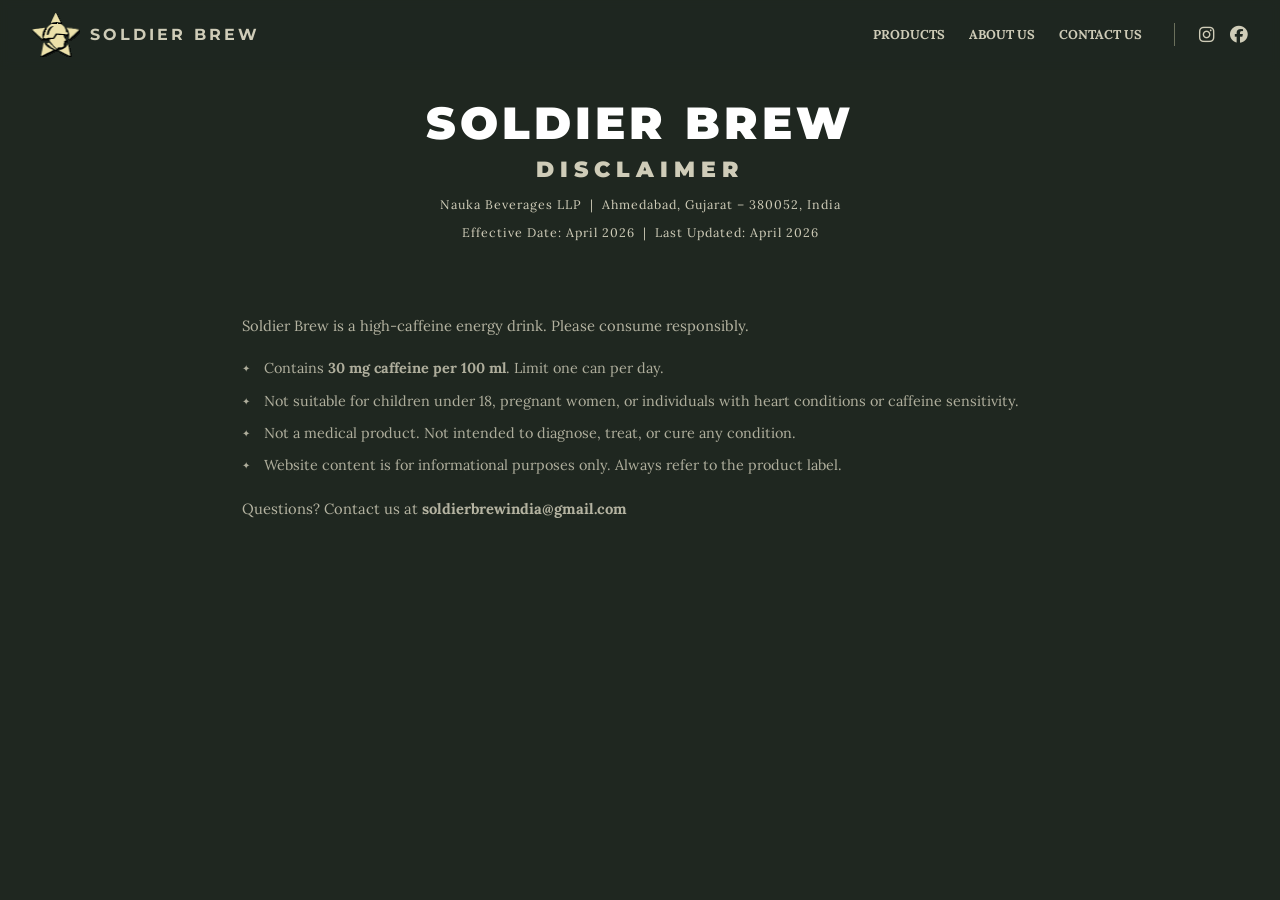
<file: disclaimer/index.html>
<!DOCTYPE html>
<html lang="en">
<head>
    <meta charset="UTF-8"/>
    <meta name="viewport" content="width=device-width, initial-scale=1.0"/>
    <title>Disclaimer | Soldier Brew Energy Drink </title>
    <meta name="description" content="Read the official disclaimer for Soldier Brew energy drink. Important health warnings, caffeine advisories, and liability information ."/>
    <meta name="robots" content="index, follow"/>
    <link rel="canonical" href="https://www.soldierbrew.com/disclaimer/"/>
    <!-- Open Graph -->
    <meta property="og:title" content="Disclaimer | Soldier Brew"/>
    <meta property="og:description" content="Health warnings and liability disclaimer for Soldier Brew energy drink ."/>
    <meta property="og:url" content="https://www.soldierbrew.com/disclaimer/"/>
    <meta property="og:type" content="website"/>
    <meta property="og:image" content="https://www.soldierbrew.com/images/SB_Classic.png"/>
    <meta name="twitter:card" content="summary_large_image"/>
    <meta name="twitter:image" content="https://www.soldierbrew.com/images/SB_Classic.png"/>
    <meta property="og:site_name" content="Soldier Brew"/>
    <link rel="apple-touch-icon" sizes="180x180" href="/apple-touch-icon.png">
    <link rel="icon" type="image/png" sizes="32x32" href="/favicon-32x32.png">
    <link rel="icon" type="image/png" sizes="16x16" href="/favicon-16x16.png">
    <link rel="icon" type="image/png" sizes="192x192" href="/android-chrome-192x192.png">
    <link rel="icon" type="image/png" sizes="512x512" href="/android-chrome-512x512.png">
    <link rel="manifest" href="/site.webmanifest">
    <link rel="shortcut icon" href="/favicon.ico">
    <link rel="preconnect" href="https://fonts.googleapis.com">
    <link href="https://fonts.googleapis.com/css2?family=Montserrat:wght@900&family=Lora:wght@400;700&display=swap" rel="stylesheet">
    <link rel="stylesheet" href="https://cdnjs.cloudflare.com/ajax/libs/font-awesome/6.5.0/css/all.min.css"/>
    <link rel="stylesheet" href="/style.css">

    <script async src="https://www.googletagmanager.com/gtag/js?id=G-ZJBKX8CW5R"></script>
  <script>
    window.dataLayer = window.dataLayer || [];
    function gtag(){dataLayer.push(arguments);}
    gtag('js', new Date());
    gtag('config', 'G-ZJBKX8CW5R');
  </script>
</head>
<body>
    <nav class="navbar">
        <a href="#" class="logo-container" style="text-decoration:none; cursor:pointer;">
            <svg class="logo-img" viewBox="0 0 354 323" fill="none" xmlns="http://www.w3.org/2000/svg">
                <g filter="url(#filter0_dd_101_147)">
                    <g filter="url(#filter1_d_101_147)">
                        <path d="M220.227 86.036C220.85 86.4318 221.474 86.8276 222.116 87.2354C223.553 88.1863 224.936 89.2127 226.305 90.2535C226.305 90.8102 226.305 91.3669 226.305 91.9405C227.046 92.2259 227.046 92.2259 227.801 92.5171C234.238 96.1313 238.813 104.091 241.937 110.497C242.31 111.258 242.684 112.019 243.07 112.804C246.544 120.352 248.572 128.189 249.264 136.435C249.445 139.158 249.445 139.158 251.109 140.336C252.384 140.653 253.66 140.965 254.939 141.265C255.555 141.411 256.172 141.556 256.808 141.706C257.401 141.828 257.994 141.95 258.606 142.075C260.173 142.55 260.173 142.55 261.91 144.237C262.232 145.973 262.232 145.973 262.289 147.98C262.324 148.64 262.359 149.3 262.395 149.98C261.91 151.828 261.91 151.828 260.013 153.188C257.321 154.477 255.678 154.685 252.696 154.695C251.229 154.702 251.229 154.702 249.732 154.71C248.664 154.698 247.596 154.687 246.496 154.675C245.368 154.67 244.24 154.664 243.077 154.658C231.639 154.544 220.255 153.673 208.857 152.794C197.31 151.903 185.784 151.287 174.202 150.985C173.939 151.506 173.676 152.027 173.406 152.564C172.412 154.459 171.266 156.141 170.023 157.891C168.264 160.421 166.636 162.957 165.138 165.64C157.191 179.851 157.191 179.851 153.457 181.021C150.449 181.562 147.408 181.603 144.358 181.713C142.884 181.774 141.409 181.835 139.935 181.896C138.782 181.943 138.782 181.943 137.606 181.991C126.184 182.461 114.896 183.022 103.589 184.748C98.1543 185.573 92.868 185.872 87.3627 185.568C85.4493 182.143 84.8874 179.29 85.6259 175.446C86.388 173.702 87.2086 171.981 88.0682 170.28C91.56 163.337 92.896 156.409 94.0215 148.807C96.5129 132.04 101.787 116.727 113.414 103.749C114.036 103.015 114.657 102.281 115.297 101.525C120.893 95.1679 127.117 90.5869 134.256 86.036C135.008 85.5402 135.76 85.0444 136.535 84.5336C161.495 68.9027 195.907 70.5859 220.227 86.036ZM127.309 109.654C126.592 110.28 125.876 110.906 125.138 111.552C117.456 119.76 114.474 131.365 111.461 141.812C111.236 142.576 111.012 143.34 110.781 144.127C109.298 149.436 108.269 154.743 108.204 160.263C109.196 161.409 109.196 161.409 111.84 161.318C116.509 161.02 119.126 159.913 122.261 156.52C123.997 153.207 124.745 150.161 125.599 146.556C128.223 136.69 131.474 126.372 137.729 118.089C138.215 117.423 138.701 116.758 139.202 116.072C143.028 111.127 147.42 107.023 152.228 102.998C154.769 100.828 156.349 99.451 156.834 96.1579C155.811 94.9798 155.811 94.9798 152.926 95.1035C141.793 95.3533 134.785 102.319 127.309 109.654Z" fill="#ECE1AA"/>
                    </g>
                    <g filter="url(#filter2_d_101_147)">
                        <path d="M188.552 160.059C189.121 160.069 189.69 160.079 190.277 160.09C192.157 160.13 194.036 160.194 195.916 160.263C196.885 160.297 196.885 160.297 197.872 160.331C201.939 160.48 206.002 160.673 210.065 160.891C212.175 161.003 214.286 161.103 216.396 161.202C217.751 161.273 219.105 161.344 220.459 161.416C221.084 161.444 221.709 161.473 222.353 161.502C228.324 161.846 228.324 161.846 230.652 163.637C231.365 165.496 231.365 165.496 231.822 167.785C233.197 173.315 235.78 177.654 238.847 182.457C239.345 183.258 239.843 184.059 240.355 184.884C242.372 188.114 244.408 191.311 246.626 194.415C248.174 196.767 248.352 198.012 248.02 200.751C245.716 202.093 244.115 202.495 241.398 202.859C238.412 203 238.412 203 236.731 204.968C236.585 207.158 236.585 207.158 236.731 209.66C236.867 218.853 236.867 218.853 234.994 222.681C233.189 223.729 233.189 223.729 231.52 224.368C231.655 225.074 231.789 225.78 231.927 226.507C233.927 239.173 233.927 239.173 231.307 244.128C227.201 248.429 221.775 250.288 215.817 250.703C212.87 250.735 209.934 250.696 206.988 250.622C204.994 250.585 202.999 250.552 201.005 250.523C200.131 250.503 199.258 250.482 198.358 250.461C195.96 250.516 193.879 250.712 191.574 251.36C190.576 253.256 190.576 253.256 189.838 255.577C187.048 260.274 187.048 260.274 184.681 261.535C180.432 261.41 177.413 258.02 174.641 255.208C172.629 253.203 170.721 251.351 168.453 249.62C165.99 247.668 164.049 245.476 161.991 243.129C160.267 241.187 158.475 239.32 156.676 237.442C152.286 232.728 148.449 227.657 144.566 222.55C142.52 219.865 140.4 217.254 138.223 214.668C129.973 204.648 129.973 204.648 130.359 198.263C131.079 195.352 132.7 194.032 135.129 192.316C138.505 191.138 142.111 191.254 145.658 191.103C147.635 190.991 149.611 190.868 151.588 190.741C153.075 190.647 154.563 190.57 156.052 190.497C159.373 190.138 161.313 189.679 163.677 187.311C165.303 185.108 166.714 182.843 168.128 180.507C169.295 178.797 170.471 177.092 171.656 175.393C173.306 172.982 174.951 170.569 176.581 168.144C177.033 167.475 177.486 166.805 177.951 166.115C178.342 165.531 178.733 164.947 179.135 164.345C182.017 160.456 183.473 159.947 188.552 160.059Z" fill="#ECE1AA"/>
                    </g>
                    <g filter="url(#filter3_d_101_147)">
                        <path d="M85.6286 216.777C89.3321 218.05 90.4609 220.295 92.3586 223.525C95.1131 228.107 98.1719 232.189 101.721 236.24C102.996 237.864 102.996 237.864 102.996 239.551C103.856 239.83 104.716 240.108 105.602 240.395C105.602 240.952 105.602 241.508 105.602 242.082C106.461 242.36 107.321 242.639 108.207 242.925C108.207 243.482 108.207 244.039 108.207 244.612C108.719 244.837 109.232 245.062 109.76 245.294C111.714 246.317 113.013 247.397 114.611 248.882C119.532 253.169 125.147 256.479 130.785 259.795C131.289 260.092 131.793 260.389 132.312 260.695C135.649 262.607 138.987 264.079 142.617 265.383C143.559 265.725 144.502 266.066 145.473 266.418C146.8 266.897 146.8 266.897 148.153 267.387C149.602 267.944 151.05 268.505 152.495 269.074C152.495 270.187 152.495 271.3 152.495 272.447C151.084 273.647 151.084 273.647 149.021 274.767C148.228 275.2 147.434 275.633 146.616 276.078C142.884 277.981 139.125 279.824 135.345 281.634C131.214 283.612 127.134 285.668 123.078 287.788C118.917 289.963 114.731 292.067 110.493 294.098C107.643 295.499 104.832 296.968 102.019 298.438C96.815 301.156 91.5591 303.755 86.258 306.29C81.9944 308.34 77.8541 310.554 73.7594 312.909C71.4791 313.888 69.8589 313.949 67.3923 313.778C67.2413 309.327 67.7795 305.287 68.7594 300.932C68.9018 300.274 69.0441 299.617 69.1908 298.94C69.4956 297.533 69.803 296.128 70.1127 294.722C70.9321 290.999 71.7304 287.272 72.5281 283.545C72.6871 282.803 72.8461 282.061 73.0099 281.296C74.3052 275.218 75.4741 269.127 76.5647 263.011C78.2383 253.639 80.0598 244.3 81.9379 234.965C82.0725 234.295 82.2072 233.626 82.3459 232.936C83.4303 227.548 84.5164 222.16 85.6286 216.777Z" fill="#ECE1AA"/>
                    </g>
                    <g filter="url(#filter4_d_101_147)">
                        <path d="M94.3128 108.81C93.8442 112.679 92.1725 114.885 89.9708 118.089C81.5231 132.727 75.9451 148.279 75.8595 165.219C75.856 165.824 75.8526 166.429 75.8491 167.052C75.9086 172.569 76.7458 177.872 77.8312 183.279C78.7597 187.947 78.7597 187.947 77.8134 189.785C73.8101 189.07 71.7813 186.71 69.0752 183.933C65.453 180.25 65.453 180.25 61.3139 177.133C61.3139 176.576 61.3139 176.019 61.3139 175.446C60.0243 175.028 60.0243 175.028 58.7087 174.602C58.7087 174.046 58.7087 173.489 58.7087 172.915C58.243 172.724 57.7774 172.533 57.2976 172.335C52.7873 169.914 49.2753 166.323 45.6828 162.793C43.1703 160.331 40.655 157.872 38.1387 155.413C37.4687 154.755 36.7987 154.097 36.1085 153.42C35.4676 152.794 34.8267 152.169 34.1665 151.525C33.5847 150.956 33.003 150.386 32.4036 149.799C30.9861 148.387 30.9861 148.387 29.1834 147.611C29.1834 147.054 29.1834 146.497 29.1834 145.924C28.6924 145.722 28.2015 145.52 27.6957 145.312C25.2882 144.008 23.6602 142.436 21.724 140.53C20.9712 139.793 20.2184 139.057 19.4428 138.298C18.6631 137.526 17.8835 136.755 17.0802 135.96C16.3038 135.198 15.5275 134.437 14.7277 133.652C13.2745 132.226 11.8231 130.798 10.3741 129.368C8.25907 127.285 6.13151 125.216 4 123.149C4.28657 122.593 4.57314 122.036 4.86839 121.462C15.3913 118.248 26.981 117.451 37.8673 115.98C39.7003 115.729 41.5331 115.477 43.366 115.225C50.5499 114.241 57.7346 113.264 64.9259 112.332C65.7828 112.22 66.6397 112.108 67.5225 111.993C69.1249 111.786 70.7275 111.58 72.3305 111.376C78.0486 110.634 83.6511 109.588 89.2755 108.349C91.7076 107.967 91.7076 107.967 94.3128 108.81Z" fill="#ECE1AA"/>
                    </g>
                    <g filter="url(#filter5_d_101_147)">
                        <path d="M255.829 108.81C262.422 109.394 268.968 110.207 275.524 111.094C276.572 111.234 277.62 111.375 278.7 111.52C280.917 111.817 283.135 112.116 285.352 112.415C288.655 112.861 291.959 113.305 295.263 113.748C300.701 114.478 306.137 115.215 311.574 115.954C314.966 116.413 318.36 116.865 321.753 117.316C323.951 117.612 326.149 117.908 328.347 118.204C329.869 118.404 329.869 118.404 331.422 118.607C335.919 119.219 340.158 119.82 344.405 121.463C343.9 124.427 342.839 125.831 340.664 127.934C340.087 128.494 339.51 129.054 338.915 129.631C338.006 130.493 338.006 130.493 337.078 131.374C336.476 131.962 335.873 132.55 335.252 133.156C330.743 137.489 330.743 137.489 328.774 137.489C328.488 138.324 328.201 139.159 327.906 140.019C327.333 140.019 326.76 140.019 326.169 140.019C325.883 140.854 325.596 141.69 325.301 142.55C323.94 143.851 323.94 143.851 322.207 145.239C318.399 148.377 314.902 151.741 311.406 155.202C307.417 159.153 303.377 162.958 299.042 166.553C297.49 167.832 297.49 167.832 296.118 169.288C294.907 170.385 294.907 170.385 293.17 170.385C292.74 171.638 292.74 171.638 292.302 172.916C291.729 172.916 291.156 172.916 290.565 172.916C290.135 174.168 290.135 174.168 289.697 175.446C289.124 175.446 288.55 175.446 287.96 175.446C287.53 176.699 287.53 176.699 287.091 177.977C285.67 179.337 285.67 179.337 283.889 180.771C281.538 182.684 279.421 184.615 277.376 186.833C274.934 188.942 274.934 188.942 272.437 188.836C271.828 188.593 271.219 188.349 270.592 188.098C270.861 187.072 271.129 186.046 271.406 184.988C273.186 177.191 273.471 169.071 273.197 161.107C273.173 160.277 273.148 159.447 273.123 158.593C272.337 143.674 266.703 125.673 256.457 114.184C255.963 113.524 255.47 112.864 254.961 112.184C255.302 110.372 255.302 110.372 255.829 108.81Z" fill="#ECE1AA"/>
                    </g>
                    <g filter="url(#filter6_d_101_147)">
                        <path d="M262.781 231.116C263.641 231.395 264.5 231.673 265.386 231.96C268.096 244.387 270.346 256.887 272.571 269.402C273.842 276.541 275.136 283.674 276.519 290.793C276.643 291.438 276.768 292.082 276.896 292.746C277.482 295.783 278.075 298.817 278.681 301.85C278.888 302.919 279.095 303.988 279.307 305.09C279.584 306.484 279.584 306.484 279.865 307.906C280.148 310.395 279.94 312.216 279.28 314.622C275.6 313.835 272.528 312.192 269.24 310.457C267.895 309.757 266.551 309.058 265.206 308.358C264.514 307.997 263.821 307.635 263.108 307.262C259.895 305.588 256.671 303.936 253.446 302.286C252.785 301.947 252.124 301.609 251.443 301.26C247.083 299.032 242.709 296.83 238.327 294.642C237.219 294.088 236.111 293.534 235.003 292.98C232.853 291.905 230.7 290.833 228.546 289.763C221.309 286.147 214.245 282.314 207.204 278.352C205.179 277.225 203.152 276.101 201.125 274.978C201.412 274.143 201.698 273.308 201.993 272.447C203.71 271.825 203.71 271.825 206.01 271.34C212.46 269.78 218.484 267.404 224.572 264.856C225.469 264.484 226.367 264.112 227.292 263.729C240.621 257.756 251.268 247.949 259.307 236.177C259.878 235.354 259.878 235.354 260.461 234.513C261.24 233.385 262.012 232.252 262.781 231.116Z" fill="#ECE1AA"/>
                    </g>
                    <g filter="url(#filter7_d_101_147)">
                        <path d="M172.466 0C173.99 0.0593079 173.99 0.0593079 175.94 0.84349C177.245 2.77366 178.312 4.58684 179.359 6.64249C179.639 7.1644 179.918 7.68631 180.206 8.22403C182.308 12.2029 184.198 16.2703 186.091 20.3459C188.006 24.4325 190.005 28.4795 192.005 32.5271C192.445 33.4222 192.886 34.3174 193.339 35.2396C195.782 40.182 198.281 45.0889 200.869 49.9603C201.392 50.9508 201.915 51.9413 202.453 52.9618C203.468 54.8777 204.493 56.7885 205.53 58.6936C206.218 59.9959 206.218 59.9959 206.921 61.3244C207.332 62.0869 207.743 62.8493 208.167 63.6349C209.063 66.1377 208.839 67.5015 208.071 70.0097C207.409 69.8466 206.747 69.6835 206.066 69.5155C205.169 69.2958 204.272 69.0762 203.349 68.8499C202.034 68.527 202.034 68.527 200.693 68.1975C199.688 67.9605 198.684 67.7234 197.65 67.4792C196.822 67.256 196.822 67.256 195.977 67.0282C189.911 65.5099 183.915 65.4681 177.677 65.4759C176.562 65.4773 175.446 65.4787 174.297 65.4801C162.584 65.6263 152.627 67.5045 142.073 72.5402C141.5 72.5402 140.926 72.5402 140.336 72.5402C140.759 67.734 141.677 64.2611 143.918 59.8878C144.474 58.7815 145.028 57.6744 145.58 56.5666C145.864 56.0023 146.147 55.4379 146.439 54.8565C147.81 52.0672 149.064 49.2306 150.322 46.392C152.498 41.5122 154.764 36.6823 157.1 31.8733C159.107 27.7267 161.017 23.5425 162.914 19.3476C165.886 12.7874 169.091 6.37326 172.466 0Z" fill="#ECE1AA"/>
                    </g>
                    <g filter="url(#filter8_d_101_147)">
                        <path d="M125.355 218.675C129.948 221.576 133.617 224.397 137.064 228.53C138.719 230.406 140.484 231.971 142.4 233.594C146.665 237.23 150.631 241.108 154.612 245.034C159.418 249.764 164.255 254.122 169.646 258.217C172.42 260.458 174.582 262.951 176.81 265.699C175.762 266.988 175.762 266.988 174.205 268.23C172.295 268.286 172.295 268.286 170.135 267.861C169.433 267.74 168.731 267.62 168.008 267.495C165.062 266.367 162.96 264.791 160.478 262.905C158.531 261.45 156.537 260.102 154.5 258.767C153.806 258.311 153.111 257.856 152.395 257.386C150.976 256.46 149.556 255.535 148.135 254.612C143.838 251.789 139.874 248.797 135.996 245.456C134.737 244.445 133.471 243.443 132.197 242.451C131.474 241.888 130.75 241.324 130.005 240.744C127.867 239.127 125.712 237.55 123.533 235.986C122.869 235.505 122.204 235.024 121.519 234.528C120.189 233.567 118.853 232.614 117.511 231.67C111.79 227.523 111.79 227.523 110.812 223.525C114.752 218.332 118.736 215.748 125.355 218.675Z" fill="#ECE1AA"/>
                    </g>
                </g>
                <defs>
                    <filter id="filter0_dd_101_147" x="0" y="0" width="348.406" height="322.622" filterUnits="userSpaceOnUse" color-interpolation-filters="sRGB">
                        <feFlood flood-opacity="0" result="BackgroundImageFix"/>
                        <feColorMatrix in="SourceAlpha" type="matrix" values="0 0 0 0 0 0 0 0 0 0 0 0 0 0 0 0 0 0 127 0" result="hardAlpha"/>
                        <feOffset dy="4"/>
                        <feGaussianBlur stdDeviation="2"/>
                        <feComposite in2="hardAlpha" operator="out"/>
                        <feColorMatrix type="matrix" values="0 0 0 0 0 0 0 0 0 0 0 0 0 0 0 0 0 0 0.25 0"/>
                        <feBlend mode="normal" in2="BackgroundImageFix" result="effect1_dropShadow_101_147"/>
                        <feColorMatrix in="SourceAlpha" type="matrix" values="0 0 0 0 0 0 0 0 0 0 0 0 0 0 0 0 0 0 127 0" result="hardAlpha"/>
                        <feOffset dy="4"/>
                        <feGaussianBlur stdDeviation="2"/>
                        <feComposite in2="hardAlpha" operator="out"/>
                        <feColorMatrix type="matrix" values="0 0 0 0 0 0 0 0 0 0 0 0 0 0 0 0 0 0 0.25 0"/>
                        <feBlend mode="normal" in2="effect1_dropShadow_101_147" result="effect2_dropShadow_101_147"/>
                        <feBlend mode="normal" in="SourceGraphic" in2="effect2_dropShadow_101_147" result="shape"/>
                    </filter>
                    <filter id="filter1_d_101_147" x="85.3125" y="73.5989" width="186.086" height="120.085" filterUnits="userSpaceOnUse" color-interpolation-filters="sRGB">
                        <feFlood flood-opacity="0" result="BackgroundImageFix"/>
                        <feColorMatrix in="SourceAlpha" type="matrix" values="0 0 0 0 0 0 0 0 0 0 0 0 0 0 0 0 0 0 127 0" result="hardAlpha"/>
                        <feOffset dx="5" dy="4"/>
                        <feGaussianBlur stdDeviation="2"/>
                        <feComposite in2="hardAlpha" operator="out"/>
                        <feColorMatrix type="matrix" values="0 0 0 0 0 0 0 0 0 0 0 0 0 0 0 0 0 0 1 0"/>
                        <feBlend mode="normal" in2="BackgroundImageFix" result="effect1_dropShadow_101_147"/>
                        <feBlend mode="normal" in="SourceGraphic" in2="effect1_dropShadow_101_147" result="shape"/>
                    </filter>
                    <filter id="filter2_d_101_147" x="130.234" y="160.045" width="126.93" height="109.489" filterUnits="userSpaceOnUse" color-interpolation-filters="sRGB">
                        <feFlood flood-opacity="0" result="BackgroundImageFix"/>
                        <feColorMatrix in="SourceAlpha" type="matrix" values="0 0 0 0 0 0 0 0 0 0 0 0 0 0 0 0 0 0 127 0" result="hardAlpha"/>
                        <feOffset dx="5" dy="4"/>
                        <feGaussianBlur stdDeviation="2"/>
                        <feComposite in2="hardAlpha" operator="out"/>
                        <feColorMatrix type="matrix" values="0 0 0 0 0 0 0 0 0 0 0 0 0 0 0 0 0 0 1 0"/>
                        <feBlend mode="normal" in2="BackgroundImageFix" result="effect1_dropShadow_101_147"/>
                        <feBlend mode="normal" in="SourceGraphic" in2="effect1_dropShadow_101_147" result="shape"/>
                    </filter>
                    <filter id="filter3_d_101_147" x="67.3672" y="216.777" width="94.125" height="105.075" filterUnits="userSpaceOnUse" color-interpolation-filters="sRGB">
                        <feFlood flood-opacity="0" result="BackgroundImageFix"/>
                        <feColorMatrix in="SourceAlpha" type="matrix" values="0 0 0 0 0 0 0 0 0 0 0 0 0 0 0 0 0 0 127 0" result="hardAlpha"/>
                        <feOffset dx="5" dy="4"/>
                        <feGaussianBlur stdDeviation="2"/>
                        <feComposite in2="hardAlpha" operator="out"/>
                        <feColorMatrix type="matrix" values="0 0 0 0 0 0 0 0 0 0 0 0 0 0 0 0 0 0 1 0"/>
                        <feBlend mode="normal" in2="BackgroundImageFix" result="effect1_dropShadow_101_147"/>
                        <feBlend mode="normal" in="SourceGraphic" in2="effect1_dropShadow_101_147" result="shape"/>
                    </filter>
                    <filter id="filter4_d_101_147" x="4" y="108.103" width="99.3125" height="89.682" filterUnits="userSpaceOnUse" color-interpolation-filters="sRGB">
                        <feFlood flood-opacity="0" result="BackgroundImageFix"/>
                        <feColorMatrix in="SourceAlpha" type="matrix" values="0 0 0 0 0 0 0 0 0 0 0 0 0 0 0 0 0 0 127 0" result="hardAlpha"/>
                        <feOffset dx="5" dy="4"/>
                        <feGaussianBlur stdDeviation="2"/>
                        <feComposite in2="hardAlpha" operator="out"/>
                        <feColorMatrix type="matrix" values="0 0 0 0 0 0 0 0 0 0 0 0 0 0 0 0 0 0 1 0"/>
                        <feBlend mode="normal" in2="BackgroundImageFix" result="effect1_dropShadow_101_147"/>
                        <feBlend mode="normal" in="SourceGraphic" in2="effect1_dropShadow_101_147" result="shape"/>
                    </filter>
                    <filter id="filter5_d_101_147" x="254.961" y="108.81" width="98.4453" height="88.0612" filterUnits="userSpaceOnUse" color-interpolation-filters="sRGB">
                        <feFlood flood-opacity="0" result="BackgroundImageFix"/>
                        <feColorMatrix in="SourceAlpha" type="matrix" values="0 0 0 0 0 0 0 0 0 0 0 0 0 0 0 0 0 0 127 0" result="hardAlpha"/>
                        <feOffset dx="5" dy="4"/>
                        <feGaussianBlur stdDeviation="2"/>
                        <feComposite in2="hardAlpha" operator="out"/>
                        <feColorMatrix type="matrix" values="0 0 0 0 0 0 0 0 0 0 0 0 0 0 0 0 0 0 1 0"/>
                        <feBlend mode="normal" in2="BackgroundImageFix" result="effect1_dropShadow_101_147"/>
                        <feBlend mode="normal" in="SourceGraphic" in2="effect1_dropShadow_101_147" result="shape"/>
                    </filter>
                    <filter id="filter6_d_101_147" x="201.125" y="231.116" width="87.8594" height="91.5056" filterUnits="userSpaceOnUse" color-interpolation-filters="sRGB">
                        <feFlood flood-opacity="0" result="BackgroundImageFix"/>
                        <feColorMatrix in="SourceAlpha" type="matrix" values="0 0 0 0 0 0 0 0 0 0 0 0 0 0 0 0 0 0 127 0" result="hardAlpha"/>
                        <feOffset dx="5" dy="4"/>
                        <feGaussianBlur stdDeviation="2"/>
                        <feComposite in2="hardAlpha" operator="out"/>
                        <feColorMatrix type="matrix" values="0 0 0 0 0 0 0 0 0 0 0 0 0 0 0 0 0 0 1 0"/>
                        <feBlend mode="normal" in2="BackgroundImageFix" result="effect1_dropShadow_101_147"/>
                        <feBlend mode="normal" in="SourceGraphic" in2="effect1_dropShadow_101_147" result="shape"/>
                    </filter>
                    <filter id="filter7_d_101_147" x="140.336" y="0" width="77.4141" height="80.5402" filterUnits="userSpaceOnUse" color-interpolation-filters="sRGB">
                        <feFlood flood-opacity="0" result="BackgroundImageFix"/>
                        <feColorMatrix in="SourceAlpha" type="matrix" values="0 0 0 0 0 0 0 0 0 0 0 0 0 0 0 0 0 0 127 0" result="hardAlpha"/>
                        <feOffset dx="5" dy="4"/>
                        <feGaussianBlur stdDeviation="2"/>
                        <feComposite in2="hardAlpha" operator="out"/>
                        <feColorMatrix type="matrix" values="0 0 0 0 0 0 0 0 0 0 0 0 0 0 0 0 0 0 1 0"/>
                        <feBlend mode="normal" in2="BackgroundImageFix" result="effect1_dropShadow_101_147"/>
                        <feBlend mode="normal" in="SourceGraphic" in2="effect1_dropShadow_101_147" result="shape"/>
                    </filter>
                    <filter id="filter8_d_101_147" x="110.812" y="217.448" width="75" height="58.8076" filterUnits="userSpaceOnUse" color-interpolation-filters="sRGB">
                        <feFlood flood-opacity="0" result="BackgroundImageFix"/>
                        <feColorMatrix in="SourceAlpha" type="matrix" values="0 0 0 0 0 0 0 0 0 0 0 0 0 0 0 0 0 0 127 0" result="hardAlpha"/>
                        <feOffset dx="5" dy="4"/>
                        <feGaussianBlur stdDeviation="2"/>
                        <feComposite in2="hardAlpha" operator="out"/>
                        <feColorMatrix type="matrix" values="0 0 0 0 0 0 0 0 0 0 0 0 0 0 0 0 0 0 1 0"/>
                        <feBlend mode="normal" in2="BackgroundImageFix" result="effect1_dropShadow_101_147"/>
                        <feBlend mode="normal" in="SourceGraphic" in2="effect1_dropShadow_101_147" result="shape"/>
                    </filter>
                </defs>
            </svg>
            <h2>Soldier Brew</h2>
        </a>

        <div class="nav-right">
            <div class="nav-links">
                <a href="#products">Products</a>
                <a href="#mission">About Us</a>
                <a href="#contact">Contact Us</a>
            </div>
            <div class="header-socials">
                <a href="https://instagram.com" target="_blank"><i class="fab fa-instagram"></i></a>
                <a href="https://facebook.com" target="_blank"><i class="fab fa-facebook"></i></a>
            </div>
        </div>
        <button class="hamburger" id="hamburgerBtn" aria-label="Open menu">
            <span></span><span></span><span></span>
        </button>
    </nav>

    <!-- MOBILE NAV DRAWER -->
    <div class="mobile-nav" id="mobileNav">
        <button class="mobile-nav-close" id="mobileNavClose" aria-label="Close menu"><i class="fas fa-times"></i></button>
        <a href="#products" class="mobile-nav-link">Products</a>
        <a href="#mission" class="mobile-nav-link">About Us</a>
        <a href="#contact" class="mobile-nav-link">Contact Us</a>
        <div class="mobile-socials">
            <a href="https://instagram.com/soldierbrew.india" target="_blank"><i class="fab fa-instagram"></i></a>
            <a href="https://facebook.com" target="_blank"><i class="fab fa-facebook-f"></i></a>
            <a href="https://twitter.com" target="_blank"><i class="fab fa-x-twitter"></i></a>
        </div>
    </div>
    <div class="page-content">
        <div class="page-header">
            <div class="brand-title">SOLDIER BREW</div>
            <div class="page-title">DISCLAIMER</div>
            <div class="meta">Nauka Beverages LLP &nbsp;|&nbsp; Ahmedabad, Gujarat – 380052, India</div>
            <div class="meta">Effective Date: April 2026 &nbsp;|&nbsp; Last Updated: April 2026</div>
        </div>

        <p class="sec-p">Soldier Brew is a high-caffeine energy drink. Please consume responsibly.</p>

        <ul class="sec-ul">
            <li>Contains <strong style="color:var(--accent);">30 mg caffeine per 100 ml</strong>. Limit one can per day.</li>
            <li>Not suitable for children under 18, pregnant women, or individuals with heart conditions or caffeine sensitivity.</li>
            <li>Not a medical product. Not intended to diagnose, treat, or cure any condition.</li>
            <li>Website content is for informational purposes only. Always refer to the product label.</li>
        </ul>

        <p class="sec-p">Questions? Contact us at <strong style="color:var(--accent);">soldierbrewindia@gmail.com</strong></p>

    </div>

    <script>
        const hamburgerBtn = document.getElementById('hamburgerBtn');
        const mobileNav = document.getElementById('mobileNav');
        const mobileNavClose = document.getElementById('mobileNavClose');
        function openMobileNav() { if(hamburgerBtn) hamburgerBtn.classList.add('open'); if(mobileNav) mobileNav.classList.add('open'); document.body.style.overflow = 'hidden'; }
        function closeMobileNav() { if(hamburgerBtn) hamburgerBtn.classList.remove('open'); if(mobileNav) mobileNav.classList.remove('open'); document.body.style.overflow = ''; }
        if(hamburgerBtn) hamburgerBtn.addEventListener('click', openMobileNav);
        if(mobileNavClose) mobileNavClose.addEventListener('click', closeMobileNav);
        document.querySelectorAll('.mobile-nav-link').forEach(link => { link.addEventListener('click', closeMobileNav); });
    </script>
</body>
</html>
</file>
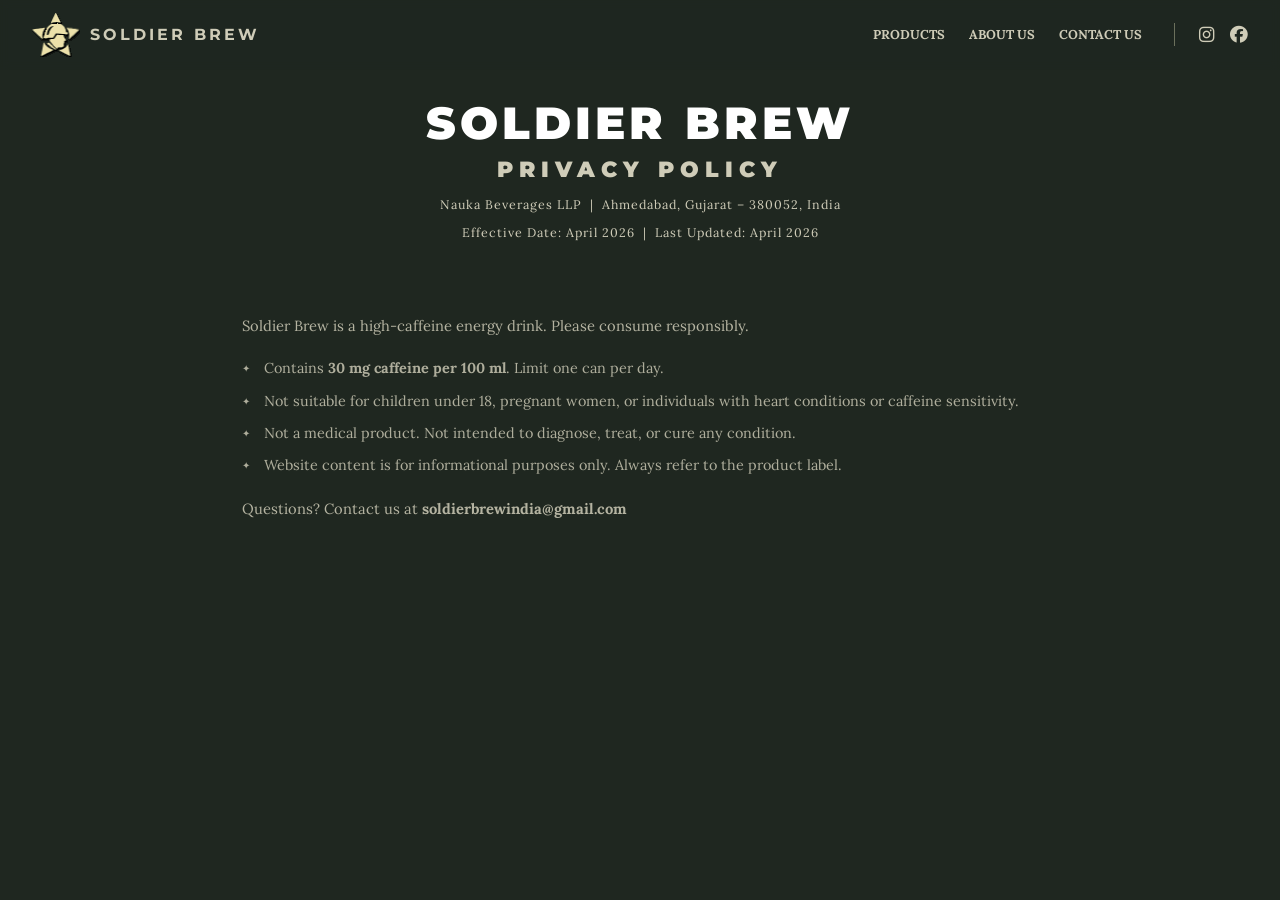
<file: privacy/index.html>
<!DOCTYPE html>
<html lang="en">
<head>
    <meta charset="UTF-8"/>
    <meta name="viewport" content="width=device-width, initial-scale=1.0"/>
    <title>Privacy Policy | Soldier Brew Energy Drink </title>
    <meta name="description" content="Read the official privacy policy for Soldier Brew energy drink. Information about data collection, usage, and protection ."/>
    <meta name="robots" content="index, follow"/>
    <link rel="canonical" href="https://www.soldierbrew.com/privacy/"/>
    <!-- Open Graph -->
    <meta property="og:title" content="Privacy Policy | Soldier Brew"/>
    <meta property="og:url" content="https://www.soldierbrew.com/privacy/"/>
    <meta property="og:type" content="website"/>
    <meta property="og:image" content="https://www.soldierbrew.com/images/SB_Classic.png"/>
    <meta name="twitter:card" content="summary_large_image"/>
    <meta name="twitter:image" content="https://www.soldierbrew.com/images/SB_Classic.png"/>
    <meta property="og:site_name" content="Soldier Brew"/>
   <link rel="apple-touch-icon" sizes="180x180" href="/apple-touch-icon.png">
    <link rel="icon" type="image/png" sizes="32x32" href="/favicon-32x32.png">
    <link rel="icon" type="image/png" sizes="16x16" href="/favicon-16x16.png">
    <link rel="icon" type="image/png" sizes="192x192" href="/android-chrome-192x192.png">
    <link rel="icon" type="image/png" sizes="512x512" href="/android-chrome-512x512.png">
    <link rel="manifest" href="/site.webmanifest">
    <link rel="shortcut icon" href="/favicon.ico">
    <link rel="preconnect" href="https://fonts.googleapis.com">
    <link href="https://fonts.googleapis.com/css2?family=Montserrat:wght@900&family=Lora:wght@400;700&display=swap" rel="stylesheet">
    <link rel="stylesheet" href="https://cdnjs.cloudflare.com/ajax/libs/font-awesome/6.5.0/css/all.min.css"/>
    <link rel="stylesheet" href="/style.css">

    <script async src="https://www.googletagmanager.com/gtag/js?id=G-ZJBKX8CW5R"></script>
  <script>
    window.dataLayer = window.dataLayer || [];
    function gtag(){dataLayer.push(arguments);}
    gtag('js', new Date());
    gtag('config', 'G-ZJBKX8CW5R');
  </script>
</head>
<body>
    <nav class="navbar">
        <a href="#" class="logo-container" style="text-decoration:none; cursor:pointer;">
            <svg class="logo-img" viewBox="0 0 354 323" fill="none" xmlns="http://www.w3.org/2000/svg">
                <g filter="url(#filter0_dd_101_147)">
                    <g filter="url(#filter1_d_101_147)">
                        <path d="M220.227 86.036C220.85 86.4318 221.474 86.8276 222.116 87.2354C223.553 88.1863 224.936 89.2127 226.305 90.2535C226.305 90.8102 226.305 91.3669 226.305 91.9405C227.046 92.2259 227.046 92.2259 227.801 92.5171C234.238 96.1313 238.813 104.091 241.937 110.497C242.31 111.258 242.684 112.019 243.07 112.804C246.544 120.352 248.572 128.189 249.264 136.435C249.445 139.158 249.445 139.158 251.109 140.336C252.384 140.653 253.66 140.965 254.939 141.265C255.555 141.411 256.172 141.556 256.808 141.706C257.401 141.828 257.994 141.95 258.606 142.075C260.173 142.55 260.173 142.55 261.91 144.237C262.232 145.973 262.232 145.973 262.289 147.98C262.324 148.64 262.359 149.3 262.395 149.98C261.91 151.828 261.91 151.828 260.013 153.188C257.321 154.477 255.678 154.685 252.696 154.695C251.229 154.702 251.229 154.702 249.732 154.71C248.664 154.698 247.596 154.687 246.496 154.675C245.368 154.67 244.24 154.664 243.077 154.658C231.639 154.544 220.255 153.673 208.857 152.794C197.31 151.903 185.784 151.287 174.202 150.985C173.939 151.506 173.676 152.027 173.406 152.564C172.412 154.459 171.266 156.141 170.023 157.891C168.264 160.421 166.636 162.957 165.138 165.64C157.191 179.851 157.191 179.851 153.457 181.021C150.449 181.562 147.408 181.603 144.358 181.713C142.884 181.774 141.409 181.835 139.935 181.896C138.782 181.943 138.782 181.943 137.606 181.991C126.184 182.461 114.896 183.022 103.589 184.748C98.1543 185.573 92.868 185.872 87.3627 185.568C85.4493 182.143 84.8874 179.29 85.6259 175.446C86.388 173.702 87.2086 171.981 88.0682 170.28C91.56 163.337 92.896 156.409 94.0215 148.807C96.5129 132.04 101.787 116.727 113.414 103.749C114.036 103.015 114.657 102.281 115.297 101.525C120.893 95.1679 127.117 90.5869 134.256 86.036C135.008 85.5402 135.76 85.0444 136.535 84.5336C161.495 68.9027 195.907 70.5859 220.227 86.036ZM127.309 109.654C126.592 110.28 125.876 110.906 125.138 111.552C117.456 119.76 114.474 131.365 111.461 141.812C111.236 142.576 111.012 143.34 110.781 144.127C109.298 149.436 108.269 154.743 108.204 160.263C109.196 161.409 109.196 161.409 111.84 161.318C116.509 161.02 119.126 159.913 122.261 156.52C123.997 153.207 124.745 150.161 125.599 146.556C128.223 136.69 131.474 126.372 137.729 118.089C138.215 117.423 138.701 116.758 139.202 116.072C143.028 111.127 147.42 107.023 152.228 102.998C154.769 100.828 156.349 99.451 156.834 96.1579C155.811 94.9798 155.811 94.9798 152.926 95.1035C141.793 95.3533 134.785 102.319 127.309 109.654Z" fill="#ECE1AA"/>
                    </g>
                    <g filter="url(#filter2_d_101_147)">
                        <path d="M188.552 160.059C189.121 160.069 189.69 160.079 190.277 160.09C192.157 160.13 194.036 160.194 195.916 160.263C196.885 160.297 196.885 160.297 197.872 160.331C201.939 160.48 206.002 160.673 210.065 160.891C212.175 161.003 214.286 161.103 216.396 161.202C217.751 161.273 219.105 161.344 220.459 161.416C221.084 161.444 221.709 161.473 222.353 161.502C228.324 161.846 228.324 161.846 230.652 163.637C231.365 165.496 231.365 165.496 231.822 167.785C233.197 173.315 235.78 177.654 238.847 182.457C239.345 183.258 239.843 184.059 240.355 184.884C242.372 188.114 244.408 191.311 246.626 194.415C248.174 196.767 248.352 198.012 248.02 200.751C245.716 202.093 244.115 202.495 241.398 202.859C238.412 203 238.412 203 236.731 204.968C236.585 207.158 236.585 207.158 236.731 209.66C236.867 218.853 236.867 218.853 234.994 222.681C233.189 223.729 233.189 223.729 231.52 224.368C231.655 225.074 231.789 225.78 231.927 226.507C233.927 239.173 233.927 239.173 231.307 244.128C227.201 248.429 221.775 250.288 215.817 250.703C212.87 250.735 209.934 250.696 206.988 250.622C204.994 250.585 202.999 250.552 201.005 250.523C200.131 250.503 199.258 250.482 198.358 250.461C195.96 250.516 193.879 250.712 191.574 251.36C190.576 253.256 190.576 253.256 189.838 255.577C187.048 260.274 187.048 260.274 184.681 261.535C180.432 261.41 177.413 258.02 174.641 255.208C172.629 253.203 170.721 251.351 168.453 249.62C165.99 247.668 164.049 245.476 161.991 243.129C160.267 241.187 158.475 239.32 156.676 237.442C152.286 232.728 148.449 227.657 144.566 222.55C142.52 219.865 140.4 217.254 138.223 214.668C129.973 204.648 129.973 204.648 130.359 198.263C131.079 195.352 132.7 194.032 135.129 192.316C138.505 191.138 142.111 191.254 145.658 191.103C147.635 190.991 149.611 190.868 151.588 190.741C153.075 190.647 154.563 190.57 156.052 190.497C159.373 190.138 161.313 189.679 163.677 187.311C165.303 185.108 166.714 182.843 168.128 180.507C169.295 178.797 170.471 177.092 171.656 175.393C173.306 172.982 174.951 170.569 176.581 168.144C177.033 167.475 177.486 166.805 177.951 166.115C178.342 165.531 178.733 164.947 179.135 164.345C182.017 160.456 183.473 159.947 188.552 160.059Z" fill="#ECE1AA"/>
                    </g>
                    <g filter="url(#filter3_d_101_147)">
                        <path d="M85.6286 216.777C89.3321 218.05 90.4609 220.295 92.3586 223.525C95.1131 228.107 98.1719 232.189 101.721 236.24C102.996 237.864 102.996 237.864 102.996 239.551C103.856 239.83 104.716 240.108 105.602 240.395C105.602 240.952 105.602 241.508 105.602 242.082C106.461 242.36 107.321 242.639 108.207 242.925C108.207 243.482 108.207 244.039 108.207 244.612C108.719 244.837 109.232 245.062 109.76 245.294C111.714 246.317 113.013 247.397 114.611 248.882C119.532 253.169 125.147 256.479 130.785 259.795C131.289 260.092 131.793 260.389 132.312 260.695C135.649 262.607 138.987 264.079 142.617 265.383C143.559 265.725 144.502 266.066 145.473 266.418C146.8 266.897 146.8 266.897 148.153 267.387C149.602 267.944 151.05 268.505 152.495 269.074C152.495 270.187 152.495 271.3 152.495 272.447C151.084 273.647 151.084 273.647 149.021 274.767C148.228 275.2 147.434 275.633 146.616 276.078C142.884 277.981 139.125 279.824 135.345 281.634C131.214 283.612 127.134 285.668 123.078 287.788C118.917 289.963 114.731 292.067 110.493 294.098C107.643 295.499 104.832 296.968 102.019 298.438C96.815 301.156 91.5591 303.755 86.258 306.29C81.9944 308.34 77.8541 310.554 73.7594 312.909C71.4791 313.888 69.8589 313.949 67.3923 313.778C67.2413 309.327 67.7795 305.287 68.7594 300.932C68.9018 300.274 69.0441 299.617 69.1908 298.94C69.4956 297.533 69.803 296.128 70.1127 294.722C70.9321 290.999 71.7304 287.272 72.5281 283.545C72.6871 282.803 72.8461 282.061 73.0099 281.296C74.3052 275.218 75.4741 269.127 76.5647 263.011C78.2383 253.639 80.0598 244.3 81.9379 234.965C82.0725 234.295 82.2072 233.626 82.3459 232.936C83.4303 227.548 84.5164 222.16 85.6286 216.777Z" fill="#ECE1AA"/>
                    </g>
                    <g filter="url(#filter4_d_101_147)">
                        <path d="M94.3128 108.81C93.8442 112.679 92.1725 114.885 89.9708 118.089C81.5231 132.727 75.9451 148.279 75.8595 165.219C75.856 165.824 75.8526 166.429 75.8491 167.052C75.9086 172.569 76.7458 177.872 77.8312 183.279C78.7597 187.947 78.7597 187.947 77.8134 189.785C73.8101 189.07 71.7813 186.71 69.0752 183.933C65.453 180.25 65.453 180.25 61.3139 177.133C61.3139 176.576 61.3139 176.019 61.3139 175.446C60.0243 175.028 60.0243 175.028 58.7087 174.602C58.7087 174.046 58.7087 173.489 58.7087 172.915C58.243 172.724 57.7774 172.533 57.2976 172.335C52.7873 169.914 49.2753 166.323 45.6828 162.793C43.1703 160.331 40.655 157.872 38.1387 155.413C37.4687 154.755 36.7987 154.097 36.1085 153.42C35.4676 152.794 34.8267 152.169 34.1665 151.525C33.5847 150.956 33.003 150.386 32.4036 149.799C30.9861 148.387 30.9861 148.387 29.1834 147.611C29.1834 147.054 29.1834 146.497 29.1834 145.924C28.6924 145.722 28.2015 145.52 27.6957 145.312C25.2882 144.008 23.6602 142.436 21.724 140.53C20.9712 139.793 20.2184 139.057 19.4428 138.298C18.6631 137.526 17.8835 136.755 17.0802 135.96C16.3038 135.198 15.5275 134.437 14.7277 133.652C13.2745 132.226 11.8231 130.798 10.3741 129.368C8.25907 127.285 6.13151 125.216 4 123.149C4.28657 122.593 4.57314 122.036 4.86839 121.462C15.3913 118.248 26.981 117.451 37.8673 115.98C39.7003 115.729 41.5331 115.477 43.366 115.225C50.5499 114.241 57.7346 113.264 64.9259 112.332C65.7828 112.22 66.6397 112.108 67.5225 111.993C69.1249 111.786 70.7275 111.58 72.3305 111.376C78.0486 110.634 83.6511 109.588 89.2755 108.349C91.7076 107.967 91.7076 107.967 94.3128 108.81Z" fill="#ECE1AA"/>
                    </g>
                    <g filter="url(#filter5_d_101_147)">
                        <path d="M255.829 108.81C262.422 109.394 268.968 110.207 275.524 111.094C276.572 111.234 277.62 111.375 278.7 111.52C280.917 111.817 283.135 112.116 285.352 112.415C288.655 112.861 291.959 113.305 295.263 113.748C300.701 114.478 306.137 115.215 311.574 115.954C314.966 116.413 318.36 116.865 321.753 117.316C323.951 117.612 326.149 117.908 328.347 118.204C329.869 118.404 329.869 118.404 331.422 118.607C335.919 119.219 340.158 119.82 344.405 121.463C343.9 124.427 342.839 125.831 340.664 127.934C340.087 128.494 339.51 129.054 338.915 129.631C338.006 130.493 338.006 130.493 337.078 131.374C336.476 131.962 335.873 132.55 335.252 133.156C330.743 137.489 330.743 137.489 328.774 137.489C328.488 138.324 328.201 139.159 327.906 140.019C327.333 140.019 326.76 140.019 326.169 140.019C325.883 140.854 325.596 141.69 325.301 142.55C323.94 143.851 323.94 143.851 322.207 145.239C318.399 148.377 314.902 151.741 311.406 155.202C307.417 159.153 303.377 162.958 299.042 166.553C297.49 167.832 297.49 167.832 296.118 169.288C294.907 170.385 294.907 170.385 293.17 170.385C292.74 171.638 292.74 171.638 292.302 172.916C291.729 172.916 291.156 172.916 290.565 172.916C290.135 174.168 290.135 174.168 289.697 175.446C289.124 175.446 288.55 175.446 287.96 175.446C287.53 176.699 287.53 176.699 287.091 177.977C285.67 179.337 285.67 179.337 283.889 180.771C281.538 182.684 279.421 184.615 277.376 186.833C274.934 188.942 274.934 188.942 272.437 188.836C271.828 188.593 271.219 188.349 270.592 188.098C270.861 187.072 271.129 186.046 271.406 184.988C273.186 177.191 273.471 169.071 273.197 161.107C273.173 160.277 273.148 159.447 273.123 158.593C272.337 143.674 266.703 125.673 256.457 114.184C255.963 113.524 255.47 112.864 254.961 112.184C255.302 110.372 255.302 110.372 255.829 108.81Z" fill="#ECE1AA"/>
                    </g>
                    <g filter="url(#filter6_d_101_147)">
                        <path d="M262.781 231.116C263.641 231.395 264.5 231.673 265.386 231.96C268.096 244.387 270.346 256.887 272.571 269.402C273.842 276.541 275.136 283.674 276.519 290.793C276.643 291.438 276.768 292.082 276.896 292.746C277.482 295.783 278.075 298.817 278.681 301.85C278.888 302.919 279.095 303.988 279.307 305.09C279.584 306.484 279.584 306.484 279.865 307.906C280.148 310.395 279.94 312.216 279.28 314.622C275.6 313.835 272.528 312.192 269.24 310.457C267.895 309.757 266.551 309.058 265.206 308.358C264.514 307.997 263.821 307.635 263.108 307.262C259.895 305.588 256.671 303.936 253.446 302.286C252.785 301.947 252.124 301.609 251.443 301.26C247.083 299.032 242.709 296.83 238.327 294.642C237.219 294.088 236.111 293.534 235.003 292.98C232.853 291.905 230.7 290.833 228.546 289.763C221.309 286.147 214.245 282.314 207.204 278.352C205.179 277.225 203.152 276.101 201.125 274.978C201.412 274.143 201.698 273.308 201.993 272.447C203.71 271.825 203.71 271.825 206.01 271.34C212.46 269.78 218.484 267.404 224.572 264.856C225.469 264.484 226.367 264.112 227.292 263.729C240.621 257.756 251.268 247.949 259.307 236.177C259.878 235.354 259.878 235.354 260.461 234.513C261.24 233.385 262.012 232.252 262.781 231.116Z" fill="#ECE1AA"/>
                    </g>
                    <g filter="url(#filter7_d_101_147)">
                        <path d="M172.466 0C173.99 0.0593079 173.99 0.0593079 175.94 0.84349C177.245 2.77366 178.312 4.58684 179.359 6.64249C179.639 7.1644 179.918 7.68631 180.206 8.22403C182.308 12.2029 184.198 16.2703 186.091 20.3459C188.006 24.4325 190.005 28.4795 192.005 32.5271C192.445 33.4222 192.886 34.3174 193.339 35.2396C195.782 40.182 198.281 45.0889 200.869 49.9603C201.392 50.9508 201.915 51.9413 202.453 52.9618C203.468 54.8777 204.493 56.7885 205.53 58.6936C206.218 59.9959 206.218 59.9959 206.921 61.3244C207.332 62.0869 207.743 62.8493 208.167 63.6349C209.063 66.1377 208.839 67.5015 208.071 70.0097C207.409 69.8466 206.747 69.6835 206.066 69.5155C205.169 69.2958 204.272 69.0762 203.349 68.8499C202.034 68.527 202.034 68.527 200.693 68.1975C199.688 67.9605 198.684 67.7234 197.65 67.4792C196.822 67.256 196.822 67.256 195.977 67.0282C189.911 65.5099 183.915 65.4681 177.677 65.4759C176.562 65.4773 175.446 65.4787 174.297 65.4801C162.584 65.6263 152.627 67.5045 142.073 72.5402C141.5 72.5402 140.926 72.5402 140.336 72.5402C140.759 67.734 141.677 64.2611 143.918 59.8878C144.474 58.7815 145.028 57.6744 145.58 56.5666C145.864 56.0023 146.147 55.4379 146.439 54.8565C147.81 52.0672 149.064 49.2306 150.322 46.392C152.498 41.5122 154.764 36.6823 157.1 31.8733C159.107 27.7267 161.017 23.5425 162.914 19.3476C165.886 12.7874 169.091 6.37326 172.466 0Z" fill="#ECE1AA"/>
                    </g>
                    <g filter="url(#filter8_d_101_147)">
                        <path d="M125.355 218.675C129.948 221.576 133.617 224.397 137.064 228.53C138.719 230.406 140.484 231.971 142.4 233.594C146.665 237.23 150.631 241.108 154.612 245.034C159.418 249.764 164.255 254.122 169.646 258.217C172.42 260.458 174.582 262.951 176.81 265.699C175.762 266.988 175.762 266.988 174.205 268.23C172.295 268.286 172.295 268.286 170.135 267.861C169.433 267.74 168.731 267.62 168.008 267.495C165.062 266.367 162.96 264.791 160.478 262.905C158.531 261.45 156.537 260.102 154.5 258.767C153.806 258.311 153.111 257.856 152.395 257.386C150.976 256.46 149.556 255.535 148.135 254.612C143.838 251.789 139.874 248.797 135.996 245.456C134.737 244.445 133.471 243.443 132.197 242.451C131.474 241.888 130.75 241.324 130.005 240.744C127.867 239.127 125.712 237.55 123.533 235.986C122.869 235.505 122.204 235.024 121.519 234.528C120.189 233.567 118.853 232.614 117.511 231.67C111.79 227.523 111.79 227.523 110.812 223.525C114.752 218.332 118.736 215.748 125.355 218.675Z" fill="#ECE1AA"/>
                    </g>
                </g>
                <defs>
                    <filter id="filter0_dd_101_147" x="0" y="0" width="348.406" height="322.622" filterUnits="userSpaceOnUse" color-interpolation-filters="sRGB">
                        <feFlood flood-opacity="0" result="BackgroundImageFix"/>
                        <feColorMatrix in="SourceAlpha" type="matrix" values="0 0 0 0 0 0 0 0 0 0 0 0 0 0 0 0 0 0 127 0" result="hardAlpha"/>
                        <feOffset dy="4"/>
                        <feGaussianBlur stdDeviation="2"/>
                        <feComposite in2="hardAlpha" operator="out"/>
                        <feColorMatrix type="matrix" values="0 0 0 0 0 0 0 0 0 0 0 0 0 0 0 0 0 0 0.25 0"/>
                        <feBlend mode="normal" in2="BackgroundImageFix" result="effect1_dropShadow_101_147"/>
                        <feColorMatrix in="SourceAlpha" type="matrix" values="0 0 0 0 0 0 0 0 0 0 0 0 0 0 0 0 0 0 127 0" result="hardAlpha"/>
                        <feOffset dy="4"/>
                        <feGaussianBlur stdDeviation="2"/>
                        <feComposite in2="hardAlpha" operator="out"/>
                        <feColorMatrix type="matrix" values="0 0 0 0 0 0 0 0 0 0 0 0 0 0 0 0 0 0 0.25 0"/>
                        <feBlend mode="normal" in2="effect1_dropShadow_101_147" result="effect2_dropShadow_101_147"/>
                        <feBlend mode="normal" in="SourceGraphic" in2="effect2_dropShadow_101_147" result="shape"/>
                    </filter>
                    <filter id="filter1_d_101_147" x="85.3125" y="73.5989" width="186.086" height="120.085" filterUnits="userSpaceOnUse" color-interpolation-filters="sRGB">
                        <feFlood flood-opacity="0" result="BackgroundImageFix"/>
                        <feColorMatrix in="SourceAlpha" type="matrix" values="0 0 0 0 0 0 0 0 0 0 0 0 0 0 0 0 0 0 127 0" result="hardAlpha"/>
                        <feOffset dx="5" dy="4"/>
                        <feGaussianBlur stdDeviation="2"/>
                        <feComposite in2="hardAlpha" operator="out"/>
                        <feColorMatrix type="matrix" values="0 0 0 0 0 0 0 0 0 0 0 0 0 0 0 0 0 0 1 0"/>
                        <feBlend mode="normal" in2="BackgroundImageFix" result="effect1_dropShadow_101_147"/>
                        <feBlend mode="normal" in="SourceGraphic" in2="effect1_dropShadow_101_147" result="shape"/>
                    </filter>
                    <filter id="filter2_d_101_147" x="130.234" y="160.045" width="126.93" height="109.489" filterUnits="userSpaceOnUse" color-interpolation-filters="sRGB">
                        <feFlood flood-opacity="0" result="BackgroundImageFix"/>
                        <feColorMatrix in="SourceAlpha" type="matrix" values="0 0 0 0 0 0 0 0 0 0 0 0 0 0 0 0 0 0 127 0" result="hardAlpha"/>
                        <feOffset dx="5" dy="4"/>
                        <feGaussianBlur stdDeviation="2"/>
                        <feComposite in2="hardAlpha" operator="out"/>
                        <feColorMatrix type="matrix" values="0 0 0 0 0 0 0 0 0 0 0 0 0 0 0 0 0 0 1 0"/>
                        <feBlend mode="normal" in2="BackgroundImageFix" result="effect1_dropShadow_101_147"/>
                        <feBlend mode="normal" in="SourceGraphic" in2="effect1_dropShadow_101_147" result="shape"/>
                    </filter>
                    <filter id="filter3_d_101_147" x="67.3672" y="216.777" width="94.125" height="105.075" filterUnits="userSpaceOnUse" color-interpolation-filters="sRGB">
                        <feFlood flood-opacity="0" result="BackgroundImageFix"/>
                        <feColorMatrix in="SourceAlpha" type="matrix" values="0 0 0 0 0 0 0 0 0 0 0 0 0 0 0 0 0 0 127 0" result="hardAlpha"/>
                        <feOffset dx="5" dy="4"/>
                        <feGaussianBlur stdDeviation="2"/>
                        <feComposite in2="hardAlpha" operator="out"/>
                        <feColorMatrix type="matrix" values="0 0 0 0 0 0 0 0 0 0 0 0 0 0 0 0 0 0 1 0"/>
                        <feBlend mode="normal" in2="BackgroundImageFix" result="effect1_dropShadow_101_147"/>
                        <feBlend mode="normal" in="SourceGraphic" in2="effect1_dropShadow_101_147" result="shape"/>
                    </filter>
                    <filter id="filter4_d_101_147" x="4" y="108.103" width="99.3125" height="89.682" filterUnits="userSpaceOnUse" color-interpolation-filters="sRGB">
                        <feFlood flood-opacity="0" result="BackgroundImageFix"/>
                        <feColorMatrix in="SourceAlpha" type="matrix" values="0 0 0 0 0 0 0 0 0 0 0 0 0 0 0 0 0 0 127 0" result="hardAlpha"/>
                        <feOffset dx="5" dy="4"/>
                        <feGaussianBlur stdDeviation="2"/>
                        <feComposite in2="hardAlpha" operator="out"/>
                        <feColorMatrix type="matrix" values="0 0 0 0 0 0 0 0 0 0 0 0 0 0 0 0 0 0 1 0"/>
                        <feBlend mode="normal" in2="BackgroundImageFix" result="effect1_dropShadow_101_147"/>
                        <feBlend mode="normal" in="SourceGraphic" in2="effect1_dropShadow_101_147" result="shape"/>
                    </filter>
                    <filter id="filter5_d_101_147" x="254.961" y="108.81" width="98.4453" height="88.0612" filterUnits="userSpaceOnUse" color-interpolation-filters="sRGB">
                        <feFlood flood-opacity="0" result="BackgroundImageFix"/>
                        <feColorMatrix in="SourceAlpha" type="matrix" values="0 0 0 0 0 0 0 0 0 0 0 0 0 0 0 0 0 0 127 0" result="hardAlpha"/>
                        <feOffset dx="5" dy="4"/>
                        <feGaussianBlur stdDeviation="2"/>
                        <feComposite in2="hardAlpha" operator="out"/>
                        <feColorMatrix type="matrix" values="0 0 0 0 0 0 0 0 0 0 0 0 0 0 0 0 0 0 1 0"/>
                        <feBlend mode="normal" in2="BackgroundImageFix" result="effect1_dropShadow_101_147"/>
                        <feBlend mode="normal" in="SourceGraphic" in2="effect1_dropShadow_101_147" result="shape"/>
                    </filter>
                    <filter id="filter6_d_101_147" x="201.125" y="231.116" width="87.8594" height="91.5056" filterUnits="userSpaceOnUse" color-interpolation-filters="sRGB">
                        <feFlood flood-opacity="0" result="BackgroundImageFix"/>
                        <feColorMatrix in="SourceAlpha" type="matrix" values="0 0 0 0 0 0 0 0 0 0 0 0 0 0 0 0 0 0 127 0" result="hardAlpha"/>
                        <feOffset dx="5" dy="4"/>
                        <feGaussianBlur stdDeviation="2"/>
                        <feComposite in2="hardAlpha" operator="out"/>
                        <feColorMatrix type="matrix" values="0 0 0 0 0 0 0 0 0 0 0 0 0 0 0 0 0 0 1 0"/>
                        <feBlend mode="normal" in2="BackgroundImageFix" result="effect1_dropShadow_101_147"/>
                        <feBlend mode="normal" in="SourceGraphic" in2="effect1_dropShadow_101_147" result="shape"/>
                    </filter>
                    <filter id="filter7_d_101_147" x="140.336" y="0" width="77.4141" height="80.5402" filterUnits="userSpaceOnUse" color-interpolation-filters="sRGB">
                        <feFlood flood-opacity="0" result="BackgroundImageFix"/>
                        <feColorMatrix in="SourceAlpha" type="matrix" values="0 0 0 0 0 0 0 0 0 0 0 0 0 0 0 0 0 0 127 0" result="hardAlpha"/>
                        <feOffset dx="5" dy="4"/>
                        <feGaussianBlur stdDeviation="2"/>
                        <feComposite in2="hardAlpha" operator="out"/>
                        <feColorMatrix type="matrix" values="0 0 0 0 0 0 0 0 0 0 0 0 0 0 0 0 0 0 1 0"/>
                        <feBlend mode="normal" in2="BackgroundImageFix" result="effect1_dropShadow_101_147"/>
                        <feBlend mode="normal" in="SourceGraphic" in2="effect1_dropShadow_101_147" result="shape"/>
                    </filter>
                    <filter id="filter8_d_101_147" x="110.812" y="217.448" width="75" height="58.8076" filterUnits="userSpaceOnUse" color-interpolation-filters="sRGB">
                        <feFlood flood-opacity="0" result="BackgroundImageFix"/>
                        <feColorMatrix in="SourceAlpha" type="matrix" values="0 0 0 0 0 0 0 0 0 0 0 0 0 0 0 0 0 0 127 0" result="hardAlpha"/>
                        <feOffset dx="5" dy="4"/>
                        <feGaussianBlur stdDeviation="2"/>
                        <feComposite in2="hardAlpha" operator="out"/>
                        <feColorMatrix type="matrix" values="0 0 0 0 0 0 0 0 0 0 0 0 0 0 0 0 0 0 1 0"/>
                        <feBlend mode="normal" in2="BackgroundImageFix" result="effect1_dropShadow_101_147"/>
                        <feBlend mode="normal" in="SourceGraphic" in2="effect1_dropShadow_101_147" result="shape"/>
                    </filter>
                </defs>
            </svg>
            <h2>Soldier Brew</h2>
        </a>

        <div class="nav-right">
            <div class="nav-links">
                <a href="#products">Products</a>
                <a href="#mission">About Us</a>
                <a href="#contact">Contact Us</a>
            </div>
            <div class="header-socials">
                <a href="https://instagram.com" target="_blank"><i class="fab fa-instagram"></i></a>
                <a href="https://facebook.com" target="_blank"><i class="fab fa-facebook"></i></a>
            </div>
        </div>
        <button class="hamburger" id="hamburgerBtn" aria-label="Open menu">
            <span></span><span></span><span></span>
        </button>
    </nav>

    <!-- MOBILE NAV DRAWER -->
    <div class="mobile-nav" id="mobileNav">
        <button class="mobile-nav-close" id="mobileNavClose" aria-label="Close menu"><i class="fas fa-times"></i></button>
        <a href="#products" class="mobile-nav-link">Products</a>
        <a href="#mission" class="mobile-nav-link">About Us</a>
        <a href="#contact" class="mobile-nav-link">Contact Us</a>
        <div class="mobile-socials">
            <a href="https://instagram.com/soldierbrew.india" target="_blank"><i class="fab fa-instagram"></i></a>
            <a href="https://facebook.com" target="_blank"><i class="fab fa-facebook-f"></i></a>
            <a href="https://twitter.com" target="_blank"><i class="fab fa-x-twitter"></i></a>
        </div>
    </div>
    <div class="page-content">
        <div class="page-header">
            <div class="brand-title">SOLDIER BREW</div>
            <div class="page-title">PRIVACY POLICY</div>
            <div class="meta">Nauka Beverages LLP &nbsp;|&nbsp; Ahmedabad, Gujarat – 380052, India</div>
            <div class="meta">Effective Date: April 2026 &nbsp;|&nbsp; Last Updated: April 2026</div>
        </div>

        <p class="sec-p">Soldier Brew is a high-caffeine energy drink. Please consume responsibly.</p>

        <ul class="sec-ul">
            <li>Contains <strong style="color:var(--accent);">30 mg caffeine per 100 ml</strong>. Limit one can per day.</li>
            <li>Not suitable for children under 18, pregnant women, or individuals with heart conditions or caffeine sensitivity.</li>
            <li>Not a medical product. Not intended to diagnose, treat, or cure any condition.</li>
            <li>Website content is for informational purposes only. Always refer to the product label.</li>
        </ul>

        <p class="sec-p">Questions? Contact us at <strong style="color:var(--accent);">soldierbrewindia@gmail.com</strong></p>

    </div>

    <script>
        const hamburgerBtn = document.getElementById('hamburgerBtn');
        const mobileNav = document.getElementById('mobileNav');
        const mobileNavClose = document.getElementById('mobileNavClose');
        function openMobileNav() { if(hamburgerBtn) hamburgerBtn.classList.add('open'); if(mobileNav) mobileNav.classList.add('open'); document.body.style.overflow = 'hidden'; }
        function closeMobileNav() { if(hamburgerBtn) hamburgerBtn.classList.remove('open'); if(mobileNav) mobileNav.classList.remove('open'); document.body.style.overflow = ''; }
        if(hamburgerBtn) hamburgerBtn.addEventListener('click', openMobileNav);
        if(mobileNavClose) mobileNavClose.addEventListener('click', closeMobileNav);
        document.querySelectorAll('.mobile-nav-link').forEach(link => { link.addEventListener('click', closeMobileNav); });
    </script>
</body>
</html>
</file>
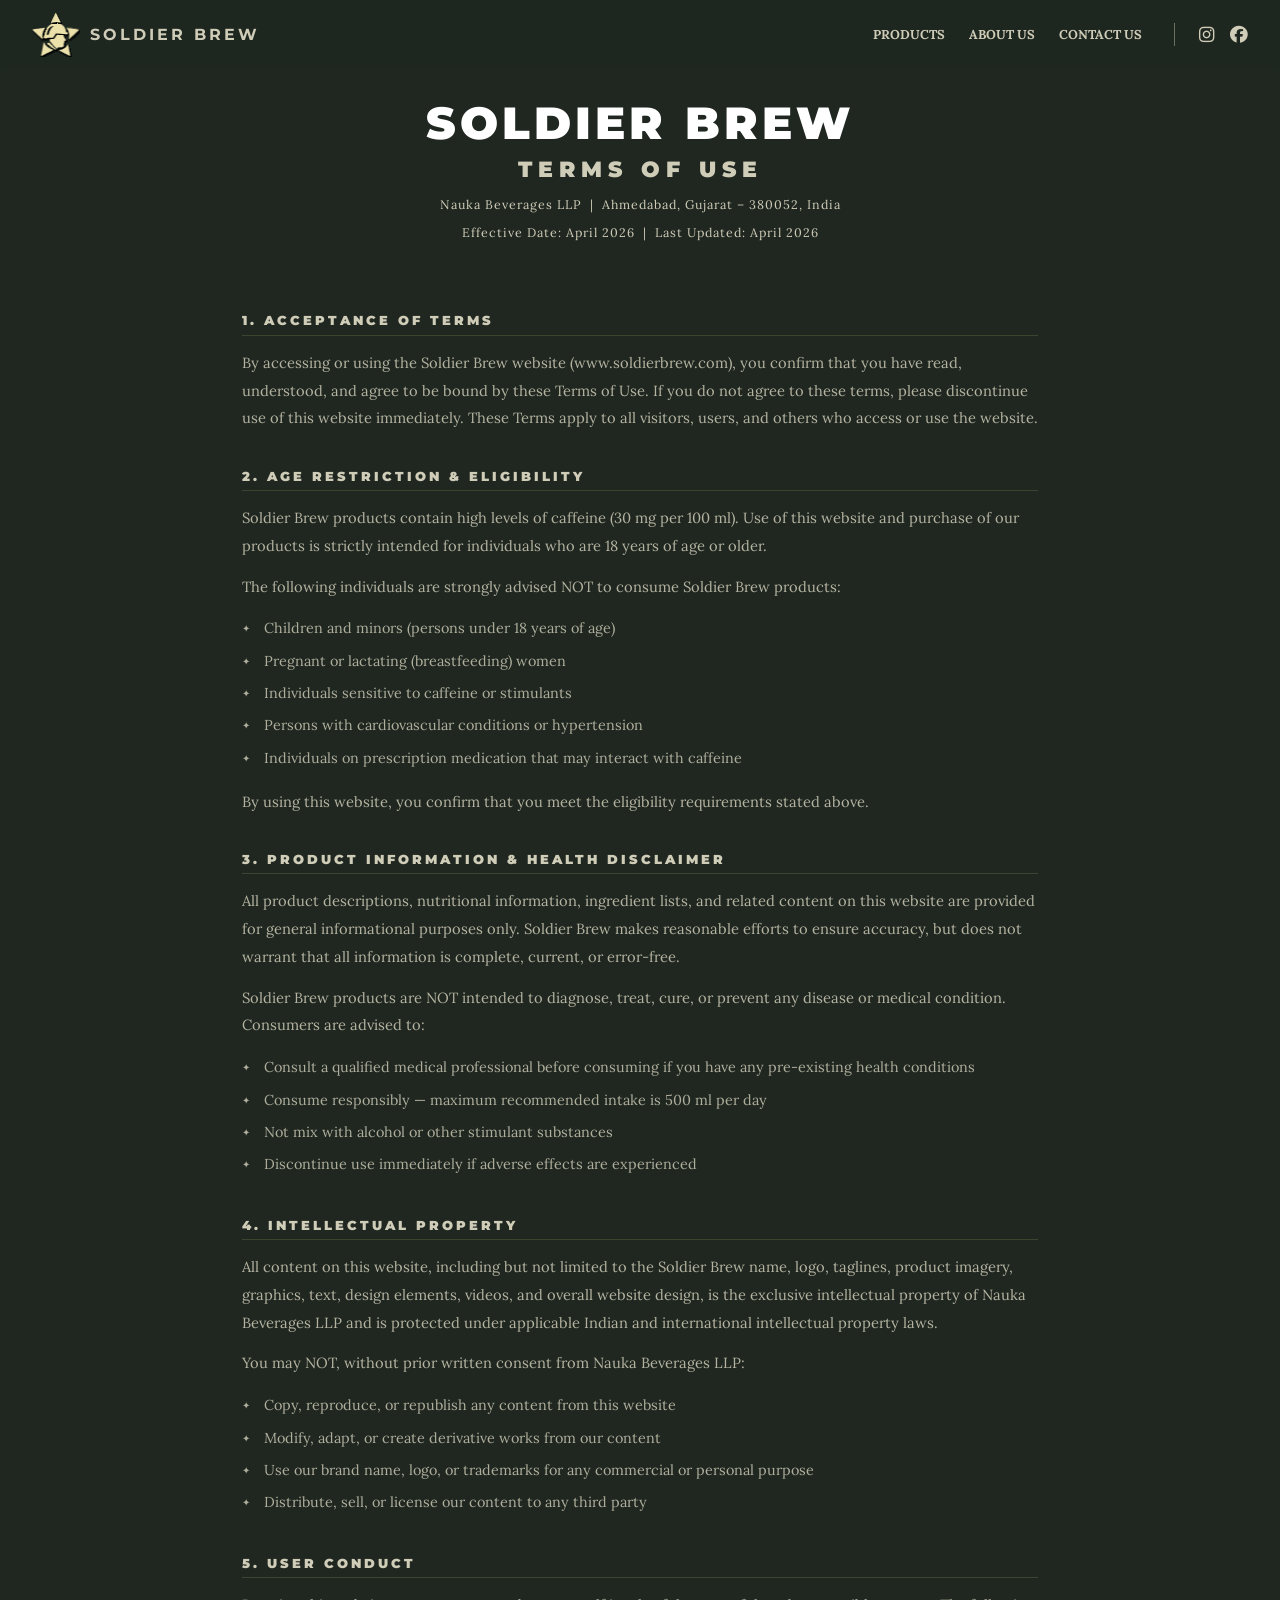
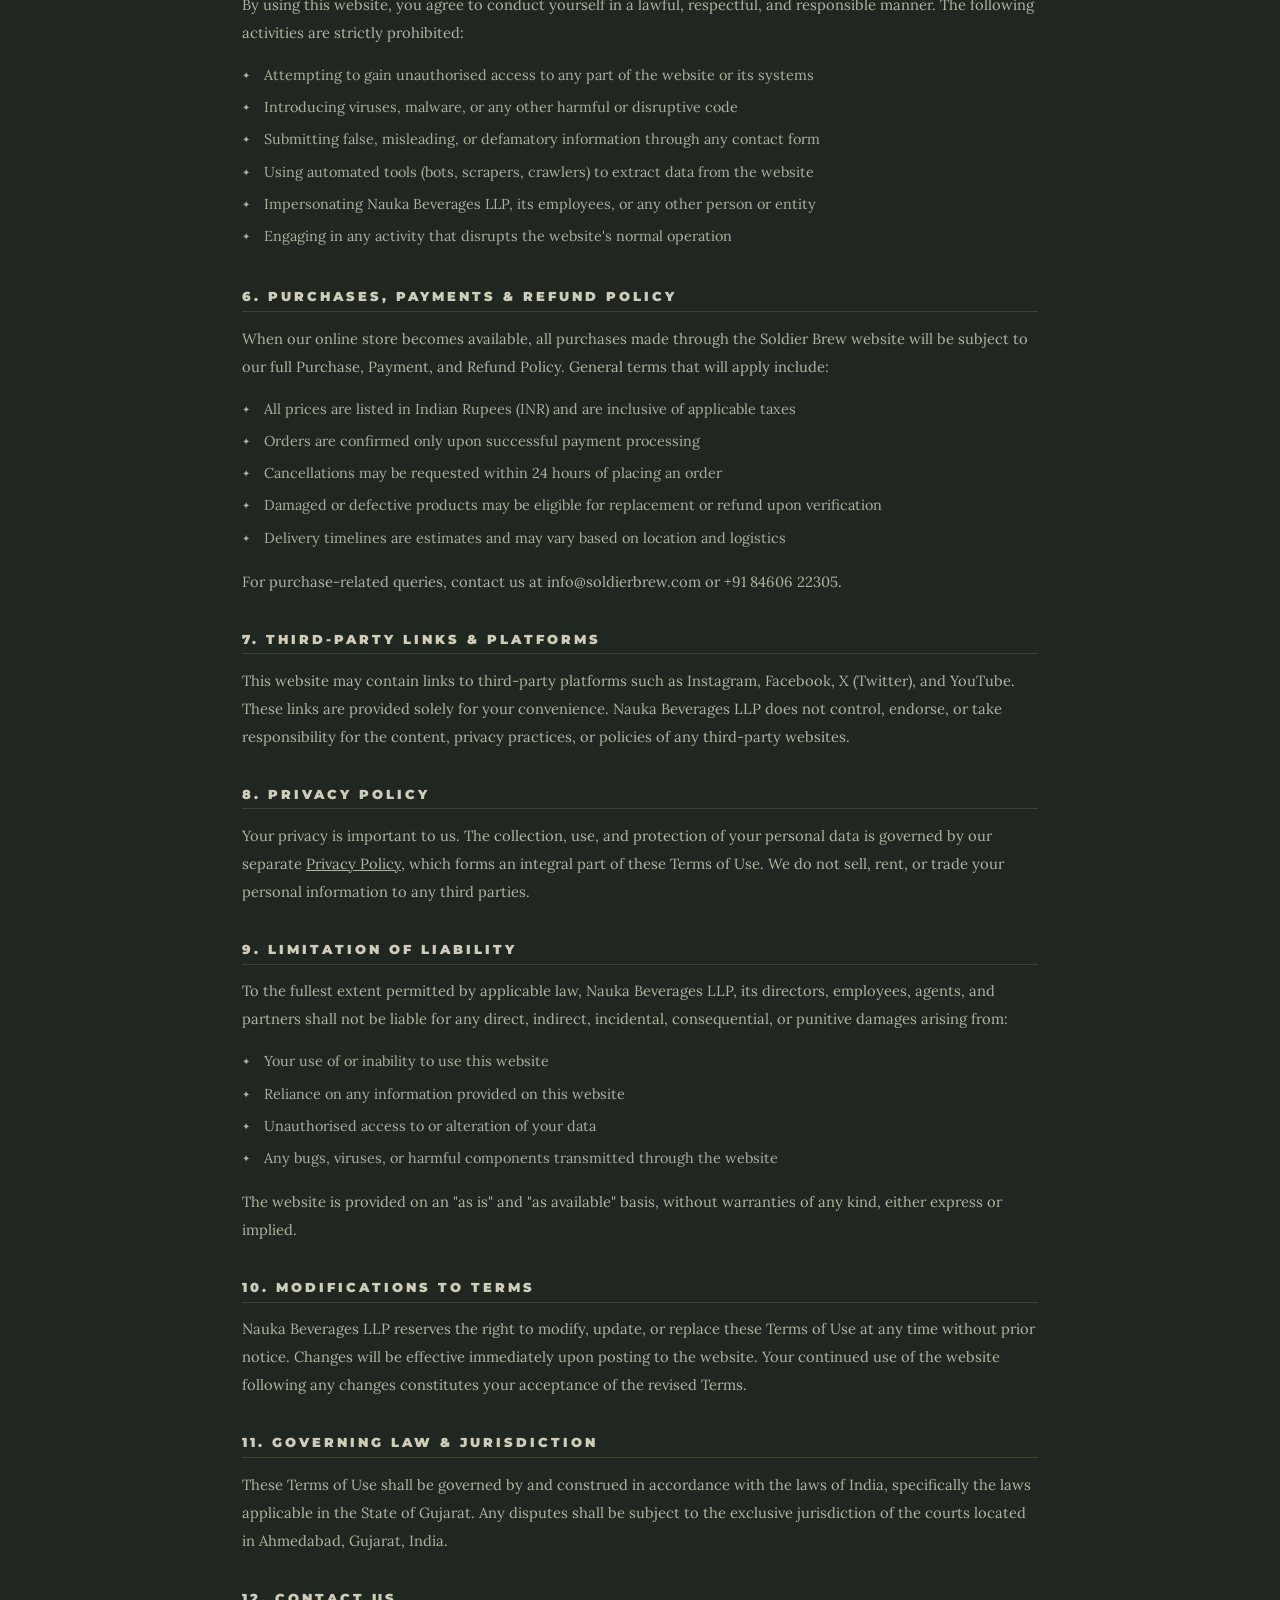
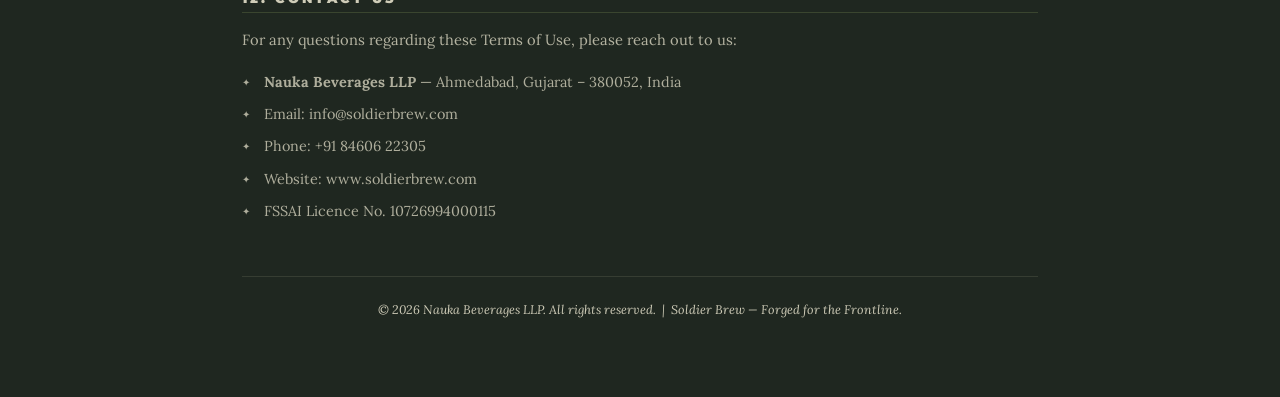
<file: terms/index.html>
<!DOCTYPE html>
<html lang="en">
<head>
    <meta charset="UTF-8"/>
    <meta name="viewport" content="width=device-width, initial-scale=1.0"/>
    <title>Terms of Use | Soldier Brew Energy Drink </title>
    <meta name="description" content="Read the Terms of Use for Soldier Brew energy drink. Understand your rights, age restrictions, product usage guidelines, and legal terms governing use of soldierbrew.com."/>
    <meta name="robots" content="index, follow"/>
    <link rel="canonical" href="https://www.soldierbrew.com/terms/"/>
    <!-- Open Graph -->
    <meta property="og:title" content="Terms of Use | Soldier Brew"/>
    <meta property="og:description" content="Legal terms and conditions governing use of the Soldier Brew website and products by Nauka Beverages LLP."/>
    <meta property="og:url" content="https://www.soldierbrew.com/terms/"/>
    <meta property="og:type" content="website"/>
    <meta property="og:image" content="https://www.soldierbrew.com/images/SB_Classic.png"/>
    <meta name="twitter:card" content="summary_large_image"/>
    <meta name="twitter:image" content="https://www.soldierbrew.com/images/SB_Classic.png"/>
    <meta property="og:site_name" content="Soldier Brew"/>
    <link rel="apple-touch-icon" sizes="180x180" href="/apple-touch-icon.png">
    <link rel="icon" type="image/png" sizes="32x32" href="/favicon-32x32.png">
    <link rel="icon" type="image/png" sizes="16x16" href="/favicon-16x16.png">
    <link rel="icon" type="image/png" sizes="192x192" href="/android-chrome-192x192.png">
    <link rel="icon" type="image/png" sizes="512x512" href="/android-chrome-512x512.png">
    <link rel="manifest" href="/site.webmanifest">
    <link rel="shortcut icon" href="/favicon.ico">
    <link rel="preconnect" href="https://fonts.googleapis.com">
    <link href="https://fonts.googleapis.com/css2?family=Montserrat:wght@900&family=Lora:wght@400;700&display=swap" rel="stylesheet">
    <link rel="stylesheet" href="https://cdnjs.cloudflare.com/ajax/libs/font-awesome/6.5.0/css/all.min.css"/>
    <link rel="stylesheet" href="/style.css">

    <script async src="https://www.googletagmanager.com/gtag/js?id=G-ZJBKX8CW5R"></script>
  <script>
    window.dataLayer = window.dataLayer || [];
    function gtag(){dataLayer.push(arguments);}
    gtag('js', new Date());
    gtag('config', 'G-ZJBKX8CW5R');
  </script>
</head>
<body>
    <nav class="navbar">
        <a href="#" class="logo-container" style="text-decoration:none; cursor:pointer;">
            <svg class="logo-img" viewBox="0 0 354 323" fill="none" xmlns="http://www.w3.org/2000/svg">
                <g filter="url(#filter0_dd_101_147)">
                    <g filter="url(#filter1_d_101_147)">
                        <path d="M220.227 86.036C220.85 86.4318 221.474 86.8276 222.116 87.2354C223.553 88.1863 224.936 89.2127 226.305 90.2535C226.305 90.8102 226.305 91.3669 226.305 91.9405C227.046 92.2259 227.046 92.2259 227.801 92.5171C234.238 96.1313 238.813 104.091 241.937 110.497C242.31 111.258 242.684 112.019 243.07 112.804C246.544 120.352 248.572 128.189 249.264 136.435C249.445 139.158 249.445 139.158 251.109 140.336C252.384 140.653 253.66 140.965 254.939 141.265C255.555 141.411 256.172 141.556 256.808 141.706C257.401 141.828 257.994 141.95 258.606 142.075C260.173 142.55 260.173 142.55 261.91 144.237C262.232 145.973 262.232 145.973 262.289 147.98C262.324 148.64 262.359 149.3 262.395 149.98C261.91 151.828 261.91 151.828 260.013 153.188C257.321 154.477 255.678 154.685 252.696 154.695C251.229 154.702 251.229 154.702 249.732 154.71C248.664 154.698 247.596 154.687 246.496 154.675C245.368 154.67 244.24 154.664 243.077 154.658C231.639 154.544 220.255 153.673 208.857 152.794C197.31 151.903 185.784 151.287 174.202 150.985C173.939 151.506 173.676 152.027 173.406 152.564C172.412 154.459 171.266 156.141 170.023 157.891C168.264 160.421 166.636 162.957 165.138 165.64C157.191 179.851 157.191 179.851 153.457 181.021C150.449 181.562 147.408 181.603 144.358 181.713C142.884 181.774 141.409 181.835 139.935 181.896C138.782 181.943 138.782 181.943 137.606 181.991C126.184 182.461 114.896 183.022 103.589 184.748C98.1543 185.573 92.868 185.872 87.3627 185.568C85.4493 182.143 84.8874 179.29 85.6259 175.446C86.388 173.702 87.2086 171.981 88.0682 170.28C91.56 163.337 92.896 156.409 94.0215 148.807C96.5129 132.04 101.787 116.727 113.414 103.749C114.036 103.015 114.657 102.281 115.297 101.525C120.893 95.1679 127.117 90.5869 134.256 86.036C135.008 85.5402 135.76 85.0444 136.535 84.5336C161.495 68.9027 195.907 70.5859 220.227 86.036ZM127.309 109.654C126.592 110.28 125.876 110.906 125.138 111.552C117.456 119.76 114.474 131.365 111.461 141.812C111.236 142.576 111.012 143.34 110.781 144.127C109.298 149.436 108.269 154.743 108.204 160.263C109.196 161.409 109.196 161.409 111.84 161.318C116.509 161.02 119.126 159.913 122.261 156.52C123.997 153.207 124.745 150.161 125.599 146.556C128.223 136.69 131.474 126.372 137.729 118.089C138.215 117.423 138.701 116.758 139.202 116.072C143.028 111.127 147.42 107.023 152.228 102.998C154.769 100.828 156.349 99.451 156.834 96.1579C155.811 94.9798 155.811 94.9798 152.926 95.1035C141.793 95.3533 134.785 102.319 127.309 109.654Z" fill="#ECE1AA"/>
                    </g>
                    <g filter="url(#filter2_d_101_147)">
                        <path d="M188.552 160.059C189.121 160.069 189.69 160.079 190.277 160.09C192.157 160.13 194.036 160.194 195.916 160.263C196.885 160.297 196.885 160.297 197.872 160.331C201.939 160.48 206.002 160.673 210.065 160.891C212.175 161.003 214.286 161.103 216.396 161.202C217.751 161.273 219.105 161.344 220.459 161.416C221.084 161.444 221.709 161.473 222.353 161.502C228.324 161.846 228.324 161.846 230.652 163.637C231.365 165.496 231.365 165.496 231.822 167.785C233.197 173.315 235.78 177.654 238.847 182.457C239.345 183.258 239.843 184.059 240.355 184.884C242.372 188.114 244.408 191.311 246.626 194.415C248.174 196.767 248.352 198.012 248.02 200.751C245.716 202.093 244.115 202.495 241.398 202.859C238.412 203 238.412 203 236.731 204.968C236.585 207.158 236.585 207.158 236.731 209.66C236.867 218.853 236.867 218.853 234.994 222.681C233.189 223.729 233.189 223.729 231.52 224.368C231.655 225.074 231.789 225.78 231.927 226.507C233.927 239.173 233.927 239.173 231.307 244.128C227.201 248.429 221.775 250.288 215.817 250.703C212.87 250.735 209.934 250.696 206.988 250.622C204.994 250.585 202.999 250.552 201.005 250.523C200.131 250.503 199.258 250.482 198.358 250.461C195.96 250.516 193.879 250.712 191.574 251.36C190.576 253.256 190.576 253.256 189.838 255.577C187.048 260.274 187.048 260.274 184.681 261.535C180.432 261.41 177.413 258.02 174.641 255.208C172.629 253.203 170.721 251.351 168.453 249.62C165.99 247.668 164.049 245.476 161.991 243.129C160.267 241.187 158.475 239.32 156.676 237.442C152.286 232.728 148.449 227.657 144.566 222.55C142.52 219.865 140.4 217.254 138.223 214.668C129.973 204.648 129.973 204.648 130.359 198.263C131.079 195.352 132.7 194.032 135.129 192.316C138.505 191.138 142.111 191.254 145.658 191.103C147.635 190.991 149.611 190.868 151.588 190.741C153.075 190.647 154.563 190.57 156.052 190.497C159.373 190.138 161.313 189.679 163.677 187.311C165.303 185.108 166.714 182.843 168.128 180.507C169.295 178.797 170.471 177.092 171.656 175.393C173.306 172.982 174.951 170.569 176.581 168.144C177.033 167.475 177.486 166.805 177.951 166.115C178.342 165.531 178.733 164.947 179.135 164.345C182.017 160.456 183.473 159.947 188.552 160.059Z" fill="#ECE1AA"/>
                    </g>
                    <g filter="url(#filter3_d_101_147)">
                        <path d="M85.6286 216.777C89.3321 218.05 90.4609 220.295 92.3586 223.525C95.1131 228.107 98.1719 232.189 101.721 236.24C102.996 237.864 102.996 237.864 102.996 239.551C103.856 239.83 104.716 240.108 105.602 240.395C105.602 240.952 105.602 241.508 105.602 242.082C106.461 242.36 107.321 242.639 108.207 242.925C108.207 243.482 108.207 244.039 108.207 244.612C108.719 244.837 109.232 245.062 109.76 245.294C111.714 246.317 113.013 247.397 114.611 248.882C119.532 253.169 125.147 256.479 130.785 259.795C131.289 260.092 131.793 260.389 132.312 260.695C135.649 262.607 138.987 264.079 142.617 265.383C143.559 265.725 144.502 266.066 145.473 266.418C146.8 266.897 146.8 266.897 148.153 267.387C149.602 267.944 151.05 268.505 152.495 269.074C152.495 270.187 152.495 271.3 152.495 272.447C151.084 273.647 151.084 273.647 149.021 274.767C148.228 275.2 147.434 275.633 146.616 276.078C142.884 277.981 139.125 279.824 135.345 281.634C131.214 283.612 127.134 285.668 123.078 287.788C118.917 289.963 114.731 292.067 110.493 294.098C107.643 295.499 104.832 296.968 102.019 298.438C96.815 301.156 91.5591 303.755 86.258 306.29C81.9944 308.34 77.8541 310.554 73.7594 312.909C71.4791 313.888 69.8589 313.949 67.3923 313.778C67.2413 309.327 67.7795 305.287 68.7594 300.932C68.9018 300.274 69.0441 299.617 69.1908 298.94C69.4956 297.533 69.803 296.128 70.1127 294.722C70.9321 290.999 71.7304 287.272 72.5281 283.545C72.6871 282.803 72.8461 282.061 73.0099 281.296C74.3052 275.218 75.4741 269.127 76.5647 263.011C78.2383 253.639 80.0598 244.3 81.9379 234.965C82.0725 234.295 82.2072 233.626 82.3459 232.936C83.4303 227.548 84.5164 222.16 85.6286 216.777Z" fill="#ECE1AA"/>
                    </g>
                    <g filter="url(#filter4_d_101_147)">
                        <path d="M94.3128 108.81C93.8442 112.679 92.1725 114.885 89.9708 118.089C81.5231 132.727 75.9451 148.279 75.8595 165.219C75.856 165.824 75.8526 166.429 75.8491 167.052C75.9086 172.569 76.7458 177.872 77.8312 183.279C78.7597 187.947 78.7597 187.947 77.8134 189.785C73.8101 189.07 71.7813 186.71 69.0752 183.933C65.453 180.25 65.453 180.25 61.3139 177.133C61.3139 176.576 61.3139 176.019 61.3139 175.446C60.0243 175.028 60.0243 175.028 58.7087 174.602C58.7087 174.046 58.7087 173.489 58.7087 172.915C58.243 172.724 57.7774 172.533 57.2976 172.335C52.7873 169.914 49.2753 166.323 45.6828 162.793C43.1703 160.331 40.655 157.872 38.1387 155.413C37.4687 154.755 36.7987 154.097 36.1085 153.42C35.4676 152.794 34.8267 152.169 34.1665 151.525C33.5847 150.956 33.003 150.386 32.4036 149.799C30.9861 148.387 30.9861 148.387 29.1834 147.611C29.1834 147.054 29.1834 146.497 29.1834 145.924C28.6924 145.722 28.2015 145.52 27.6957 145.312C25.2882 144.008 23.6602 142.436 21.724 140.53C20.9712 139.793 20.2184 139.057 19.4428 138.298C18.6631 137.526 17.8835 136.755 17.0802 135.96C16.3038 135.198 15.5275 134.437 14.7277 133.652C13.2745 132.226 11.8231 130.798 10.3741 129.368C8.25907 127.285 6.13151 125.216 4 123.149C4.28657 122.593 4.57314 122.036 4.86839 121.462C15.3913 118.248 26.981 117.451 37.8673 115.98C39.7003 115.729 41.5331 115.477 43.366 115.225C50.5499 114.241 57.7346 113.264 64.9259 112.332C65.7828 112.22 66.6397 112.108 67.5225 111.993C69.1249 111.786 70.7275 111.58 72.3305 111.376C78.0486 110.634 83.6511 109.588 89.2755 108.349C91.7076 107.967 91.7076 107.967 94.3128 108.81Z" fill="#ECE1AA"/>
                    </g>
                    <g filter="url(#filter5_d_101_147)">
                        <path d="M255.829 108.81C262.422 109.394 268.968 110.207 275.524 111.094C276.572 111.234 277.62 111.375 278.7 111.52C280.917 111.817 283.135 112.116 285.352 112.415C288.655 112.861 291.959 113.305 295.263 113.748C300.701 114.478 306.137 115.215 311.574 115.954C314.966 116.413 318.36 116.865 321.753 117.316C323.951 117.612 326.149 117.908 328.347 118.204C329.869 118.404 329.869 118.404 331.422 118.607C335.919 119.219 340.158 119.82 344.405 121.463C343.9 124.427 342.839 125.831 340.664 127.934C340.087 128.494 339.51 129.054 338.915 129.631C338.006 130.493 338.006 130.493 337.078 131.374C336.476 131.962 335.873 132.55 335.252 133.156C330.743 137.489 330.743 137.489 328.774 137.489C328.488 138.324 328.201 139.159 327.906 140.019C327.333 140.019 326.76 140.019 326.169 140.019C325.883 140.854 325.596 141.69 325.301 142.55C323.94 143.851 323.94 143.851 322.207 145.239C318.399 148.377 314.902 151.741 311.406 155.202C307.417 159.153 303.377 162.958 299.042 166.553C297.49 167.832 297.49 167.832 296.118 169.288C294.907 170.385 294.907 170.385 293.17 170.385C292.74 171.638 292.74 171.638 292.302 172.916C291.729 172.916 291.156 172.916 290.565 172.916C290.135 174.168 290.135 174.168 289.697 175.446C289.124 175.446 288.55 175.446 287.96 175.446C287.53 176.699 287.53 176.699 287.091 177.977C285.67 179.337 285.67 179.337 283.889 180.771C281.538 182.684 279.421 184.615 277.376 186.833C274.934 188.942 274.934 188.942 272.437 188.836C271.828 188.593 271.219 188.349 270.592 188.098C270.861 187.072 271.129 186.046 271.406 184.988C273.186 177.191 273.471 169.071 273.197 161.107C273.173 160.277 273.148 159.447 273.123 158.593C272.337 143.674 266.703 125.673 256.457 114.184C255.963 113.524 255.47 112.864 254.961 112.184C255.302 110.372 255.302 110.372 255.829 108.81Z" fill="#ECE1AA"/>
                    </g>
                    <g filter="url(#filter6_d_101_147)">
                        <path d="M262.781 231.116C263.641 231.395 264.5 231.673 265.386 231.96C268.096 244.387 270.346 256.887 272.571 269.402C273.842 276.541 275.136 283.674 276.519 290.793C276.643 291.438 276.768 292.082 276.896 292.746C277.482 295.783 278.075 298.817 278.681 301.85C278.888 302.919 279.095 303.988 279.307 305.09C279.584 306.484 279.584 306.484 279.865 307.906C280.148 310.395 279.94 312.216 279.28 314.622C275.6 313.835 272.528 312.192 269.24 310.457C267.895 309.757 266.551 309.058 265.206 308.358C264.514 307.997 263.821 307.635 263.108 307.262C259.895 305.588 256.671 303.936 253.446 302.286C252.785 301.947 252.124 301.609 251.443 301.26C247.083 299.032 242.709 296.83 238.327 294.642C237.219 294.088 236.111 293.534 235.003 292.98C232.853 291.905 230.7 290.833 228.546 289.763C221.309 286.147 214.245 282.314 207.204 278.352C205.179 277.225 203.152 276.101 201.125 274.978C201.412 274.143 201.698 273.308 201.993 272.447C203.71 271.825 203.71 271.825 206.01 271.34C212.46 269.78 218.484 267.404 224.572 264.856C225.469 264.484 226.367 264.112 227.292 263.729C240.621 257.756 251.268 247.949 259.307 236.177C259.878 235.354 259.878 235.354 260.461 234.513C261.24 233.385 262.012 232.252 262.781 231.116Z" fill="#ECE1AA"/>
                    </g>
                    <g filter="url(#filter7_d_101_147)">
                        <path d="M172.466 0C173.99 0.0593079 173.99 0.0593079 175.94 0.84349C177.245 2.77366 178.312 4.58684 179.359 6.64249C179.639 7.1644 179.918 7.68631 180.206 8.22403C182.308 12.2029 184.198 16.2703 186.091 20.3459C188.006 24.4325 190.005 28.4795 192.005 32.5271C192.445 33.4222 192.886 34.3174 193.339 35.2396C195.782 40.182 198.281 45.0889 200.869 49.9603C201.392 50.9508 201.915 51.9413 202.453 52.9618C203.468 54.8777 204.493 56.7885 205.53 58.6936C206.218 59.9959 206.218 59.9959 206.921 61.3244C207.332 62.0869 207.743 62.8493 208.167 63.6349C209.063 66.1377 208.839 67.5015 208.071 70.0097C207.409 69.8466 206.747 69.6835 206.066 69.5155C205.169 69.2958 204.272 69.0762 203.349 68.8499C202.034 68.527 202.034 68.527 200.693 68.1975C199.688 67.9605 198.684 67.7234 197.65 67.4792C196.822 67.256 196.822 67.256 195.977 67.0282C189.911 65.5099 183.915 65.4681 177.677 65.4759C176.562 65.4773 175.446 65.4787 174.297 65.4801C162.584 65.6263 152.627 67.5045 142.073 72.5402C141.5 72.5402 140.926 72.5402 140.336 72.5402C140.759 67.734 141.677 64.2611 143.918 59.8878C144.474 58.7815 145.028 57.6744 145.58 56.5666C145.864 56.0023 146.147 55.4379 146.439 54.8565C147.81 52.0672 149.064 49.2306 150.322 46.392C152.498 41.5122 154.764 36.6823 157.1 31.8733C159.107 27.7267 161.017 23.5425 162.914 19.3476C165.886 12.7874 169.091 6.37326 172.466 0Z" fill="#ECE1AA"/>
                    </g>
                    <g filter="url(#filter8_d_101_147)">
                        <path d="M125.355 218.675C129.948 221.576 133.617 224.397 137.064 228.53C138.719 230.406 140.484 231.971 142.4 233.594C146.665 237.23 150.631 241.108 154.612 245.034C159.418 249.764 164.255 254.122 169.646 258.217C172.42 260.458 174.582 262.951 176.81 265.699C175.762 266.988 175.762 266.988 174.205 268.23C172.295 268.286 172.295 268.286 170.135 267.861C169.433 267.74 168.731 267.62 168.008 267.495C165.062 266.367 162.96 264.791 160.478 262.905C158.531 261.45 156.537 260.102 154.5 258.767C153.806 258.311 153.111 257.856 152.395 257.386C150.976 256.46 149.556 255.535 148.135 254.612C143.838 251.789 139.874 248.797 135.996 245.456C134.737 244.445 133.471 243.443 132.197 242.451C131.474 241.888 130.75 241.324 130.005 240.744C127.867 239.127 125.712 237.55 123.533 235.986C122.869 235.505 122.204 235.024 121.519 234.528C120.189 233.567 118.853 232.614 117.511 231.67C111.79 227.523 111.79 227.523 110.812 223.525C114.752 218.332 118.736 215.748 125.355 218.675Z" fill="#ECE1AA"/>
                    </g>
                </g>
                <defs>
                    <filter id="filter0_dd_101_147" x="0" y="0" width="348.406" height="322.622" filterUnits="userSpaceOnUse" color-interpolation-filters="sRGB">
                        <feFlood flood-opacity="0" result="BackgroundImageFix"/>
                        <feColorMatrix in="SourceAlpha" type="matrix" values="0 0 0 0 0 0 0 0 0 0 0 0 0 0 0 0 0 0 127 0" result="hardAlpha"/>
                        <feOffset dy="4"/>
                        <feGaussianBlur stdDeviation="2"/>
                        <feComposite in2="hardAlpha" operator="out"/>
                        <feColorMatrix type="matrix" values="0 0 0 0 0 0 0 0 0 0 0 0 0 0 0 0 0 0 0.25 0"/>
                        <feBlend mode="normal" in2="BackgroundImageFix" result="effect1_dropShadow_101_147"/>
                        <feColorMatrix in="SourceAlpha" type="matrix" values="0 0 0 0 0 0 0 0 0 0 0 0 0 0 0 0 0 0 127 0" result="hardAlpha"/>
                        <feOffset dy="4"/>
                        <feGaussianBlur stdDeviation="2"/>
                        <feComposite in2="hardAlpha" operator="out"/>
                        <feColorMatrix type="matrix" values="0 0 0 0 0 0 0 0 0 0 0 0 0 0 0 0 0 0 0.25 0"/>
                        <feBlend mode="normal" in2="effect1_dropShadow_101_147" result="effect2_dropShadow_101_147"/>
                        <feBlend mode="normal" in="SourceGraphic" in2="effect2_dropShadow_101_147" result="shape"/>
                    </filter>
                    <filter id="filter1_d_101_147" x="85.3125" y="73.5989" width="186.086" height="120.085" filterUnits="userSpaceOnUse" color-interpolation-filters="sRGB">
                        <feFlood flood-opacity="0" result="BackgroundImageFix"/>
                        <feColorMatrix in="SourceAlpha" type="matrix" values="0 0 0 0 0 0 0 0 0 0 0 0 0 0 0 0 0 0 127 0" result="hardAlpha"/>
                        <feOffset dx="5" dy="4"/>
                        <feGaussianBlur stdDeviation="2"/>
                        <feComposite in2="hardAlpha" operator="out"/>
                        <feColorMatrix type="matrix" values="0 0 0 0 0 0 0 0 0 0 0 0 0 0 0 0 0 0 1 0"/>
                        <feBlend mode="normal" in2="BackgroundImageFix" result="effect1_dropShadow_101_147"/>
                        <feBlend mode="normal" in="SourceGraphic" in2="effect1_dropShadow_101_147" result="shape"/>
                    </filter>
                    <filter id="filter2_d_101_147" x="130.234" y="160.045" width="126.93" height="109.489" filterUnits="userSpaceOnUse" color-interpolation-filters="sRGB">
                        <feFlood flood-opacity="0" result="BackgroundImageFix"/>
                        <feColorMatrix in="SourceAlpha" type="matrix" values="0 0 0 0 0 0 0 0 0 0 0 0 0 0 0 0 0 0 127 0" result="hardAlpha"/>
                        <feOffset dx="5" dy="4"/>
                        <feGaussianBlur stdDeviation="2"/>
                        <feComposite in2="hardAlpha" operator="out"/>
                        <feColorMatrix type="matrix" values="0 0 0 0 0 0 0 0 0 0 0 0 0 0 0 0 0 0 1 0"/>
                        <feBlend mode="normal" in2="BackgroundImageFix" result="effect1_dropShadow_101_147"/>
                        <feBlend mode="normal" in="SourceGraphic" in2="effect1_dropShadow_101_147" result="shape"/>
                    </filter>
                    <filter id="filter3_d_101_147" x="67.3672" y="216.777" width="94.125" height="105.075" filterUnits="userSpaceOnUse" color-interpolation-filters="sRGB">
                        <feFlood flood-opacity="0" result="BackgroundImageFix"/>
                        <feColorMatrix in="SourceAlpha" type="matrix" values="0 0 0 0 0 0 0 0 0 0 0 0 0 0 0 0 0 0 127 0" result="hardAlpha"/>
                        <feOffset dx="5" dy="4"/>
                        <feGaussianBlur stdDeviation="2"/>
                        <feComposite in2="hardAlpha" operator="out"/>
                        <feColorMatrix type="matrix" values="0 0 0 0 0 0 0 0 0 0 0 0 0 0 0 0 0 0 1 0"/>
                        <feBlend mode="normal" in2="BackgroundImageFix" result="effect1_dropShadow_101_147"/>
                        <feBlend mode="normal" in="SourceGraphic" in2="effect1_dropShadow_101_147" result="shape"/>
                    </filter>
                    <filter id="filter4_d_101_147" x="4" y="108.103" width="99.3125" height="89.682" filterUnits="userSpaceOnUse" color-interpolation-filters="sRGB">
                        <feFlood flood-opacity="0" result="BackgroundImageFix"/>
                        <feColorMatrix in="SourceAlpha" type="matrix" values="0 0 0 0 0 0 0 0 0 0 0 0 0 0 0 0 0 0 127 0" result="hardAlpha"/>
                        <feOffset dx="5" dy="4"/>
                        <feGaussianBlur stdDeviation="2"/>
                        <feComposite in2="hardAlpha" operator="out"/>
                        <feColorMatrix type="matrix" values="0 0 0 0 0 0 0 0 0 0 0 0 0 0 0 0 0 0 1 0"/>
                        <feBlend mode="normal" in2="BackgroundImageFix" result="effect1_dropShadow_101_147"/>
                        <feBlend mode="normal" in="SourceGraphic" in2="effect1_dropShadow_101_147" result="shape"/>
                    </filter>
                    <filter id="filter5_d_101_147" x="254.961" y="108.81" width="98.4453" height="88.0612" filterUnits="userSpaceOnUse" color-interpolation-filters="sRGB">
                        <feFlood flood-opacity="0" result="BackgroundImageFix"/>
                        <feColorMatrix in="SourceAlpha" type="matrix" values="0 0 0 0 0 0 0 0 0 0 0 0 0 0 0 0 0 0 127 0" result="hardAlpha"/>
                        <feOffset dx="5" dy="4"/>
                        <feGaussianBlur stdDeviation="2"/>
                        <feComposite in2="hardAlpha" operator="out"/>
                        <feColorMatrix type="matrix" values="0 0 0 0 0 0 0 0 0 0 0 0 0 0 0 0 0 0 1 0"/>
                        <feBlend mode="normal" in2="BackgroundImageFix" result="effect1_dropShadow_101_147"/>
                        <feBlend mode="normal" in="SourceGraphic" in2="effect1_dropShadow_101_147" result="shape"/>
                    </filter>
                    <filter id="filter6_d_101_147" x="201.125" y="231.116" width="87.8594" height="91.5056" filterUnits="userSpaceOnUse" color-interpolation-filters="sRGB">
                        <feFlood flood-opacity="0" result="BackgroundImageFix"/>
                        <feColorMatrix in="SourceAlpha" type="matrix" values="0 0 0 0 0 0 0 0 0 0 0 0 0 0 0 0 0 0 127 0" result="hardAlpha"/>
                        <feOffset dx="5" dy="4"/>
                        <feGaussianBlur stdDeviation="2"/>
                        <feComposite in2="hardAlpha" operator="out"/>
                        <feColorMatrix type="matrix" values="0 0 0 0 0 0 0 0 0 0 0 0 0 0 0 0 0 0 1 0"/>
                        <feBlend mode="normal" in2="BackgroundImageFix" result="effect1_dropShadow_101_147"/>
                        <feBlend mode="normal" in="SourceGraphic" in2="effect1_dropShadow_101_147" result="shape"/>
                    </filter>
                    <filter id="filter7_d_101_147" x="140.336" y="0" width="77.4141" height="80.5402" filterUnits="userSpaceOnUse" color-interpolation-filters="sRGB">
                        <feFlood flood-opacity="0" result="BackgroundImageFix"/>
                        <feColorMatrix in="SourceAlpha" type="matrix" values="0 0 0 0 0 0 0 0 0 0 0 0 0 0 0 0 0 0 127 0" result="hardAlpha"/>
                        <feOffset dx="5" dy="4"/>
                        <feGaussianBlur stdDeviation="2"/>
                        <feComposite in2="hardAlpha" operator="out"/>
                        <feColorMatrix type="matrix" values="0 0 0 0 0 0 0 0 0 0 0 0 0 0 0 0 0 0 1 0"/>
                        <feBlend mode="normal" in2="BackgroundImageFix" result="effect1_dropShadow_101_147"/>
                        <feBlend mode="normal" in="SourceGraphic" in2="effect1_dropShadow_101_147" result="shape"/>
                    </filter>
                    <filter id="filter8_d_101_147" x="110.812" y="217.448" width="75" height="58.8076" filterUnits="userSpaceOnUse" color-interpolation-filters="sRGB">
                        <feFlood flood-opacity="0" result="BackgroundImageFix"/>
                        <feColorMatrix in="SourceAlpha" type="matrix" values="0 0 0 0 0 0 0 0 0 0 0 0 0 0 0 0 0 0 127 0" result="hardAlpha"/>
                        <feOffset dx="5" dy="4"/>
                        <feGaussianBlur stdDeviation="2"/>
                        <feComposite in2="hardAlpha" operator="out"/>
                        <feColorMatrix type="matrix" values="0 0 0 0 0 0 0 0 0 0 0 0 0 0 0 0 0 0 1 0"/>
                        <feBlend mode="normal" in2="BackgroundImageFix" result="effect1_dropShadow_101_147"/>
                        <feBlend mode="normal" in="SourceGraphic" in2="effect1_dropShadow_101_147" result="shape"/>
                    </filter>
                </defs>
            </svg>
            <h2>Soldier Brew</h2>
        </a>

        <div class="nav-right">
            <div class="nav-links">
                <a href="#products">Products</a>
                <a href="#mission">About Us</a>
                <a href="#contact">Contact Us</a>
            </div>
            <div class="header-socials">
                <a href="https://instagram.com" target="_blank"><i class="fab fa-instagram"></i></a>
                <a href="https://facebook.com" target="_blank"><i class="fab fa-facebook"></i></a>
            </div>
        </div>
        <button class="hamburger" id="hamburgerBtn" aria-label="Open menu">
            <span></span><span></span><span></span>
        </button>
    </nav>

    <!-- MOBILE NAV DRAWER -->
    <div class="mobile-nav" id="mobileNav">
        <button class="mobile-nav-close" id="mobileNavClose" aria-label="Close menu"><i class="fas fa-times"></i></button>
        <a href="#products" class="mobile-nav-link">Products</a>
        <a href="#mission" class="mobile-nav-link">About Us</a>
        <a href="#contact" class="mobile-nav-link">Contact Us</a>
        <div class="mobile-socials">
            <a href="https://instagram.com/soldierbrew.india" target="_blank"><i class="fab fa-instagram"></i></a>
            <a href="https://facebook.com" target="_blank"><i class="fab fa-facebook-f"></i></a>
            <a href="https://twitter.com" target="_blank"><i class="fab fa-x-twitter"></i></a>
        </div>
    </div>
    <div class="page-content">
        <div class="page-header">
            <div class="brand-title">SOLDIER BREW</div>
            <div class="page-title">TERMS OF USE</div>
            <div class="meta">Nauka Beverages LLP &nbsp;|&nbsp; Ahmedabad, Gujarat – 380052, India</div>
            <div class="meta">Effective Date: April 2026 &nbsp;|&nbsp; Last Updated: April 2026</div>
        </div>

        <div class="sec-h1">1. Acceptance of Terms</div>
        <p class="sec-p">By accessing or using the Soldier Brew website (www.soldierbrew.com), you confirm that you have read, understood, and agree to be bound by these Terms of Use. If you do not agree to these terms, please discontinue use of this website immediately. These Terms apply to all visitors, users, and others who access or use the website.</p>

        <div class="sec-h1">2. Age Restriction & Eligibility</div>
        <p class="sec-p">Soldier Brew products contain high levels of caffeine (30 mg per 100 ml). Use of this website and purchase of our products is strictly intended for individuals who are 18 years of age or older.</p>
        <p class="sec-p">The following individuals are strongly advised NOT to consume Soldier Brew products:</p>
        <ul class="sec-ul">
            <li>Children and minors (persons under 18 years of age)</li>
            <li>Pregnant or lactating (breastfeeding) women</li>
            <li>Individuals sensitive to caffeine or stimulants</li>
            <li>Persons with cardiovascular conditions or hypertension</li>
            <li>Individuals on prescription medication that may interact with caffeine</li>
        </ul>
        <p class="sec-p">By using this website, you confirm that you meet the eligibility requirements stated above.</p>

        <div class="sec-h1">3. Product Information & Health Disclaimer</div>
        <p class="sec-p">All product descriptions, nutritional information, ingredient lists, and related content on this website are provided for general informational purposes only. Soldier Brew makes reasonable efforts to ensure accuracy, but does not warrant that all information is complete, current, or error-free.</p>
        <p class="sec-p">Soldier Brew products are NOT intended to diagnose, treat, cure, or prevent any disease or medical condition. Consumers are advised to:</p>
        <ul class="sec-ul">
            <li>Consult a qualified medical professional before consuming if you have any pre-existing health conditions</li>
            <li>Consume responsibly — maximum recommended intake is 500 ml per day</li>
            <li>Not mix with alcohol or other stimulant substances</li>
            <li>Discontinue use immediately if adverse effects are experienced</li>
        </ul>

        <div class="sec-h1">4. Intellectual Property</div>
        <p class="sec-p">All content on this website, including but not limited to the Soldier Brew name, logo, taglines, product imagery, graphics, text, design elements, videos, and overall website design, is the exclusive intellectual property of Nauka Beverages LLP and is protected under applicable Indian and international intellectual property laws.</p>
        <p class="sec-p">You may NOT, without prior written consent from Nauka Beverages LLP:</p>
        <ul class="sec-ul">
            <li>Copy, reproduce, or republish any content from this website</li>
            <li>Modify, adapt, or create derivative works from our content</li>
            <li>Use our brand name, logo, or trademarks for any commercial or personal purpose</li>
            <li>Distribute, sell, or license our content to any third party</li>
        </ul>

        <div class="sec-h1">5. User Conduct</div>
        <p class="sec-p">By using this website, you agree to conduct yourself in a lawful, respectful, and responsible manner. The following activities are strictly prohibited:</p>
        <ul class="sec-ul">
            <li>Attempting to gain unauthorised access to any part of the website or its systems</li>
            <li>Introducing viruses, malware, or any other harmful or disruptive code</li>
            <li>Submitting false, misleading, or defamatory information through any contact form</li>
            <li>Using automated tools (bots, scrapers, crawlers) to extract data from the website</li>
            <li>Impersonating Nauka Beverages LLP, its employees, or any other person or entity</li>
            <li>Engaging in any activity that disrupts the website's normal operation</li>
        </ul>

        <div class="sec-h1">6. Purchases, Payments & Refund Policy</div>
        <p class="sec-p">When our online store becomes available, all purchases made through the Soldier Brew website will be subject to our full Purchase, Payment, and Refund Policy. General terms that will apply include:</p>
        <ul class="sec-ul">
            <li>All prices are listed in Indian Rupees (INR) and are inclusive of applicable taxes</li>
            <li>Orders are confirmed only upon successful payment processing</li>
            <li>Cancellations may be requested within 24 hours of placing an order</li>
            <li>Damaged or defective products may be eligible for replacement or refund upon verification</li>
            <li>Delivery timelines are estimates and may vary based on location and logistics</li>
        </ul>
        <p class="sec-p">For purchase-related queries, contact us at info@soldierbrew.com or +91 84606 22305.</p>

        <div class="sec-h1">7. Third-Party Links & Platforms</div>
        <p class="sec-p">This website may contain links to third-party platforms such as Instagram, Facebook, X (Twitter), and YouTube. These links are provided solely for your convenience. Nauka Beverages LLP does not control, endorse, or take responsibility for the content, privacy practices, or policies of any third-party websites.</p>

        <div class="sec-h1">8. Privacy Policy</div>
        <p class="sec-p">Your privacy is important to us. The collection, use, and protection of your personal data is governed by our separate <a href="privacy.html" style="color:var(--accent);">Privacy Policy</a>, which forms an integral part of these Terms of Use. We do not sell, rent, or trade your personal information to any third parties.</p>

        <div class="sec-h1">9. Limitation of Liability</div>
        <p class="sec-p">To the fullest extent permitted by applicable law, Nauka Beverages LLP, its directors, employees, agents, and partners shall not be liable for any direct, indirect, incidental, consequential, or punitive damages arising from:</p>
        <ul class="sec-ul">
            <li>Your use of or inability to use this website</li>
            <li>Reliance on any information provided on this website</li>
            <li>Unauthorised access to or alteration of your data</li>
            <li>Any bugs, viruses, or harmful components transmitted through the website</li>
        </ul>
        <p class="sec-p">The website is provided on an "as is" and "as available" basis, without warranties of any kind, either express or implied.</p>

        <div class="sec-h1">10. Modifications to Terms</div>
        <p class="sec-p">Nauka Beverages LLP reserves the right to modify, update, or replace these Terms of Use at any time without prior notice. Changes will be effective immediately upon posting to the website. Your continued use of the website following any changes constitutes your acceptance of the revised Terms.</p>

        <div class="sec-h1">11. Governing Law & Jurisdiction</div>
        <p class="sec-p">These Terms of Use shall be governed by and construed in accordance with the laws of India, specifically the laws applicable in the State of Gujarat. Any disputes shall be subject to the exclusive jurisdiction of the courts located in Ahmedabad, Gujarat, India.</p>

        <div class="sec-h1">12. Contact Us</div>
        <p class="sec-p">For any questions regarding these Terms of Use, please reach out to us:</p>
        <ul class="sec-ul">
            <li><strong>Nauka Beverages LLP</strong> — Ahmedabad, Gujarat – 380052, India</li>
            <li>Email: info@soldierbrew.com</li>
            <li>Phone: +91 84606 22305</li>
            <li>Website: www.soldierbrew.com</li>
            <li>FSSAI Licence No. 10726994000115</li>
        </ul>

        <div class="page-footer-note">© 2026 Nauka Beverages LLP. All rights reserved. &nbsp;|&nbsp; Soldier Brew — Forged for the Frontline.</div>
    </div>
</body>
</html>
</file>
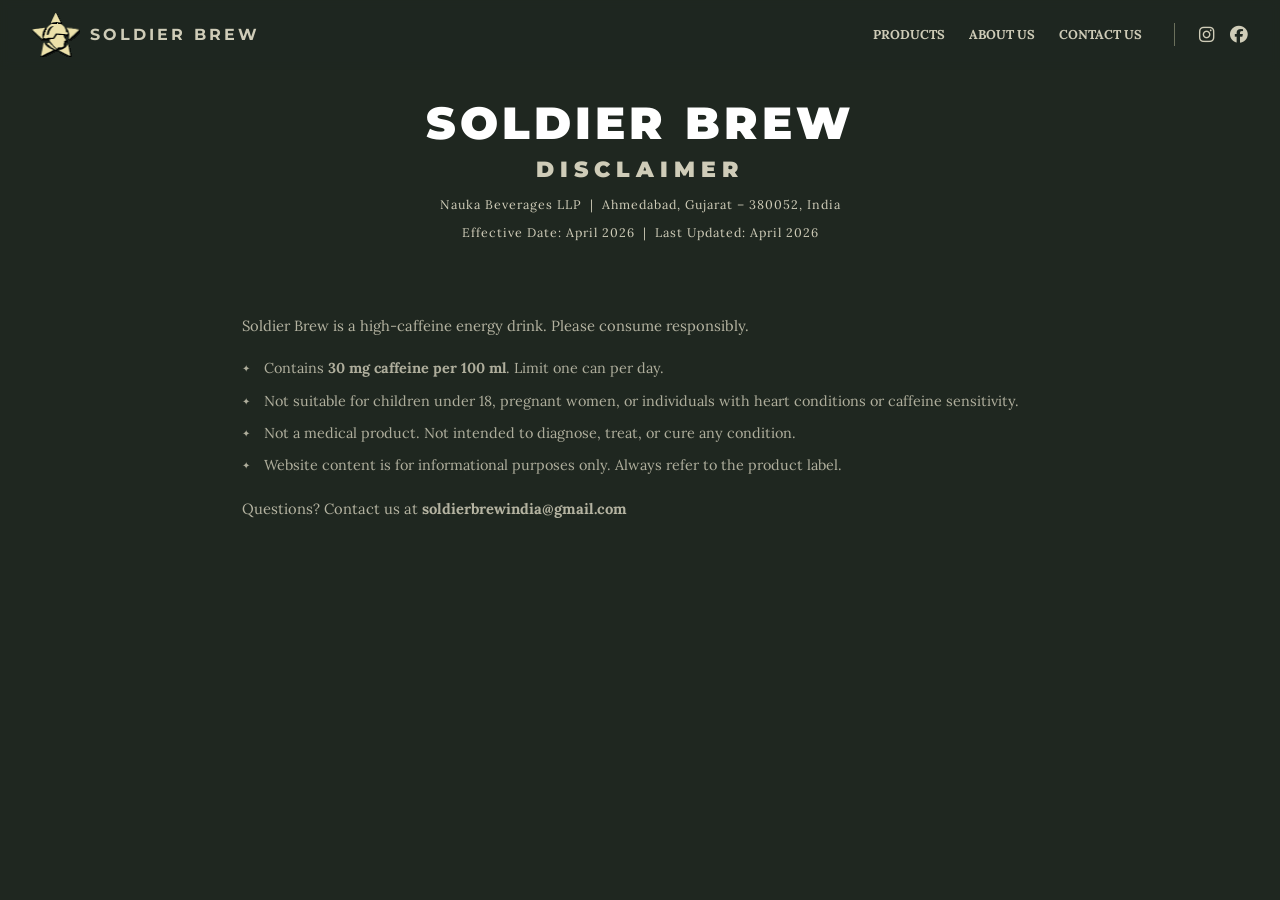
<file: disclaimer.html>
<!DOCTYPE html>
<html lang="en">
<head>
    <meta charset="UTF-8"/>
    <title>Soldier Brew | Disclaimer</title>
    <meta name="viewport" content="width=device-width, initial-scale=1.0"/>
    <link rel="icon" type="image/png" href="[data-uri]">
    <link rel="preconnect" href="https://fonts.googleapis.com">
    <link href="https://fonts.googleapis.com/css2?family=Montserrat:wght@900&family=Lora:wght@400;700&display=swap" rel="stylesheet">
    <link rel="stylesheet" href="https://cdnjs.cloudflare.com/ajax/libs/font-awesome/6.5.0/css/all.min.css"/>
    <link rel="stylesheet" href="style.css">

    <script async src="https://www.googletagmanager.com/gtag/js?id=G-ZJBKX8CW5R"></script>
  <script>
    window.dataLayer = window.dataLayer || [];
    function gtag(){dataLayer.push(arguments);}
    gtag('js', new Date());
    gtag('config', 'G-ZJBKX8CW5R');
  </script>
</head>
<body>
    <nav class="navbar">
        <a href="#" class="logo-container" style="text-decoration:none; cursor:pointer;">
            <svg class="logo-img" viewBox="0 0 354 323" fill="none" xmlns="http://www.w3.org/2000/svg">
                <g filter="url(#filter0_dd_101_147)">
                    <g filter="url(#filter1_d_101_147)">
                        <path d="M220.227 86.036C220.85 86.4318 221.474 86.8276 222.116 87.2354C223.553 88.1863 224.936 89.2127 226.305 90.2535C226.305 90.8102 226.305 91.3669 226.305 91.9405C227.046 92.2259 227.046 92.2259 227.801 92.5171C234.238 96.1313 238.813 104.091 241.937 110.497C242.31 111.258 242.684 112.019 243.07 112.804C246.544 120.352 248.572 128.189 249.264 136.435C249.445 139.158 249.445 139.158 251.109 140.336C252.384 140.653 253.66 140.965 254.939 141.265C255.555 141.411 256.172 141.556 256.808 141.706C257.401 141.828 257.994 141.95 258.606 142.075C260.173 142.55 260.173 142.55 261.91 144.237C262.232 145.973 262.232 145.973 262.289 147.98C262.324 148.64 262.359 149.3 262.395 149.98C261.91 151.828 261.91 151.828 260.013 153.188C257.321 154.477 255.678 154.685 252.696 154.695C251.229 154.702 251.229 154.702 249.732 154.71C248.664 154.698 247.596 154.687 246.496 154.675C245.368 154.67 244.24 154.664 243.077 154.658C231.639 154.544 220.255 153.673 208.857 152.794C197.31 151.903 185.784 151.287 174.202 150.985C173.939 151.506 173.676 152.027 173.406 152.564C172.412 154.459 171.266 156.141 170.023 157.891C168.264 160.421 166.636 162.957 165.138 165.64C157.191 179.851 157.191 179.851 153.457 181.021C150.449 181.562 147.408 181.603 144.358 181.713C142.884 181.774 141.409 181.835 139.935 181.896C138.782 181.943 138.782 181.943 137.606 181.991C126.184 182.461 114.896 183.022 103.589 184.748C98.1543 185.573 92.868 185.872 87.3627 185.568C85.4493 182.143 84.8874 179.29 85.6259 175.446C86.388 173.702 87.2086 171.981 88.0682 170.28C91.56 163.337 92.896 156.409 94.0215 148.807C96.5129 132.04 101.787 116.727 113.414 103.749C114.036 103.015 114.657 102.281 115.297 101.525C120.893 95.1679 127.117 90.5869 134.256 86.036C135.008 85.5402 135.76 85.0444 136.535 84.5336C161.495 68.9027 195.907 70.5859 220.227 86.036ZM127.309 109.654C126.592 110.28 125.876 110.906 125.138 111.552C117.456 119.76 114.474 131.365 111.461 141.812C111.236 142.576 111.012 143.34 110.781 144.127C109.298 149.436 108.269 154.743 108.204 160.263C109.196 161.409 109.196 161.409 111.84 161.318C116.509 161.02 119.126 159.913 122.261 156.52C123.997 153.207 124.745 150.161 125.599 146.556C128.223 136.69 131.474 126.372 137.729 118.089C138.215 117.423 138.701 116.758 139.202 116.072C143.028 111.127 147.42 107.023 152.228 102.998C154.769 100.828 156.349 99.451 156.834 96.1579C155.811 94.9798 155.811 94.9798 152.926 95.1035C141.793 95.3533 134.785 102.319 127.309 109.654Z" fill="#ECE1AA"/>
                    </g>
                    <g filter="url(#filter2_d_101_147)">
                        <path d="M188.552 160.059C189.121 160.069 189.69 160.079 190.277 160.09C192.157 160.13 194.036 160.194 195.916 160.263C196.885 160.297 196.885 160.297 197.872 160.331C201.939 160.48 206.002 160.673 210.065 160.891C212.175 161.003 214.286 161.103 216.396 161.202C217.751 161.273 219.105 161.344 220.459 161.416C221.084 161.444 221.709 161.473 222.353 161.502C228.324 161.846 228.324 161.846 230.652 163.637C231.365 165.496 231.365 165.496 231.822 167.785C233.197 173.315 235.78 177.654 238.847 182.457C239.345 183.258 239.843 184.059 240.355 184.884C242.372 188.114 244.408 191.311 246.626 194.415C248.174 196.767 248.352 198.012 248.02 200.751C245.716 202.093 244.115 202.495 241.398 202.859C238.412 203 238.412 203 236.731 204.968C236.585 207.158 236.585 207.158 236.731 209.66C236.867 218.853 236.867 218.853 234.994 222.681C233.189 223.729 233.189 223.729 231.52 224.368C231.655 225.074 231.789 225.78 231.927 226.507C233.927 239.173 233.927 239.173 231.307 244.128C227.201 248.429 221.775 250.288 215.817 250.703C212.87 250.735 209.934 250.696 206.988 250.622C204.994 250.585 202.999 250.552 201.005 250.523C200.131 250.503 199.258 250.482 198.358 250.461C195.96 250.516 193.879 250.712 191.574 251.36C190.576 253.256 190.576 253.256 189.838 255.577C187.048 260.274 187.048 260.274 184.681 261.535C180.432 261.41 177.413 258.02 174.641 255.208C172.629 253.203 170.721 251.351 168.453 249.62C165.99 247.668 164.049 245.476 161.991 243.129C160.267 241.187 158.475 239.32 156.676 237.442C152.286 232.728 148.449 227.657 144.566 222.55C142.52 219.865 140.4 217.254 138.223 214.668C129.973 204.648 129.973 204.648 130.359 198.263C131.079 195.352 132.7 194.032 135.129 192.316C138.505 191.138 142.111 191.254 145.658 191.103C147.635 190.991 149.611 190.868 151.588 190.741C153.075 190.647 154.563 190.57 156.052 190.497C159.373 190.138 161.313 189.679 163.677 187.311C165.303 185.108 166.714 182.843 168.128 180.507C169.295 178.797 170.471 177.092 171.656 175.393C173.306 172.982 174.951 170.569 176.581 168.144C177.033 167.475 177.486 166.805 177.951 166.115C178.342 165.531 178.733 164.947 179.135 164.345C182.017 160.456 183.473 159.947 188.552 160.059Z" fill="#ECE1AA"/>
                    </g>
                    <g filter="url(#filter3_d_101_147)">
                        <path d="M85.6286 216.777C89.3321 218.05 90.4609 220.295 92.3586 223.525C95.1131 228.107 98.1719 232.189 101.721 236.24C102.996 237.864 102.996 237.864 102.996 239.551C103.856 239.83 104.716 240.108 105.602 240.395C105.602 240.952 105.602 241.508 105.602 242.082C106.461 242.36 107.321 242.639 108.207 242.925C108.207 243.482 108.207 244.039 108.207 244.612C108.719 244.837 109.232 245.062 109.76 245.294C111.714 246.317 113.013 247.397 114.611 248.882C119.532 253.169 125.147 256.479 130.785 259.795C131.289 260.092 131.793 260.389 132.312 260.695C135.649 262.607 138.987 264.079 142.617 265.383C143.559 265.725 144.502 266.066 145.473 266.418C146.8 266.897 146.8 266.897 148.153 267.387C149.602 267.944 151.05 268.505 152.495 269.074C152.495 270.187 152.495 271.3 152.495 272.447C151.084 273.647 151.084 273.647 149.021 274.767C148.228 275.2 147.434 275.633 146.616 276.078C142.884 277.981 139.125 279.824 135.345 281.634C131.214 283.612 127.134 285.668 123.078 287.788C118.917 289.963 114.731 292.067 110.493 294.098C107.643 295.499 104.832 296.968 102.019 298.438C96.815 301.156 91.5591 303.755 86.258 306.29C81.9944 308.34 77.8541 310.554 73.7594 312.909C71.4791 313.888 69.8589 313.949 67.3923 313.778C67.2413 309.327 67.7795 305.287 68.7594 300.932C68.9018 300.274 69.0441 299.617 69.1908 298.94C69.4956 297.533 69.803 296.128 70.1127 294.722C70.9321 290.999 71.7304 287.272 72.5281 283.545C72.6871 282.803 72.8461 282.061 73.0099 281.296C74.3052 275.218 75.4741 269.127 76.5647 263.011C78.2383 253.639 80.0598 244.3 81.9379 234.965C82.0725 234.295 82.2072 233.626 82.3459 232.936C83.4303 227.548 84.5164 222.16 85.6286 216.777Z" fill="#ECE1AA"/>
                    </g>
                    <g filter="url(#filter4_d_101_147)">
                        <path d="M94.3128 108.81C93.8442 112.679 92.1725 114.885 89.9708 118.089C81.5231 132.727 75.9451 148.279 75.8595 165.219C75.856 165.824 75.8526 166.429 75.8491 167.052C75.9086 172.569 76.7458 177.872 77.8312 183.279C78.7597 187.947 78.7597 187.947 77.8134 189.785C73.8101 189.07 71.7813 186.71 69.0752 183.933C65.453 180.25 65.453 180.25 61.3139 177.133C61.3139 176.576 61.3139 176.019 61.3139 175.446C60.0243 175.028 60.0243 175.028 58.7087 174.602C58.7087 174.046 58.7087 173.489 58.7087 172.915C58.243 172.724 57.7774 172.533 57.2976 172.335C52.7873 169.914 49.2753 166.323 45.6828 162.793C43.1703 160.331 40.655 157.872 38.1387 155.413C37.4687 154.755 36.7987 154.097 36.1085 153.42C35.4676 152.794 34.8267 152.169 34.1665 151.525C33.5847 150.956 33.003 150.386 32.4036 149.799C30.9861 148.387 30.9861 148.387 29.1834 147.611C29.1834 147.054 29.1834 146.497 29.1834 145.924C28.6924 145.722 28.2015 145.52 27.6957 145.312C25.2882 144.008 23.6602 142.436 21.724 140.53C20.9712 139.793 20.2184 139.057 19.4428 138.298C18.6631 137.526 17.8835 136.755 17.0802 135.96C16.3038 135.198 15.5275 134.437 14.7277 133.652C13.2745 132.226 11.8231 130.798 10.3741 129.368C8.25907 127.285 6.13151 125.216 4 123.149C4.28657 122.593 4.57314 122.036 4.86839 121.462C15.3913 118.248 26.981 117.451 37.8673 115.98C39.7003 115.729 41.5331 115.477 43.366 115.225C50.5499 114.241 57.7346 113.264 64.9259 112.332C65.7828 112.22 66.6397 112.108 67.5225 111.993C69.1249 111.786 70.7275 111.58 72.3305 111.376C78.0486 110.634 83.6511 109.588 89.2755 108.349C91.7076 107.967 91.7076 107.967 94.3128 108.81Z" fill="#ECE1AA"/>
                    </g>
                    <g filter="url(#filter5_d_101_147)">
                        <path d="M255.829 108.81C262.422 109.394 268.968 110.207 275.524 111.094C276.572 111.234 277.62 111.375 278.7 111.52C280.917 111.817 283.135 112.116 285.352 112.415C288.655 112.861 291.959 113.305 295.263 113.748C300.701 114.478 306.137 115.215 311.574 115.954C314.966 116.413 318.36 116.865 321.753 117.316C323.951 117.612 326.149 117.908 328.347 118.204C329.869 118.404 329.869 118.404 331.422 118.607C335.919 119.219 340.158 119.82 344.405 121.463C343.9 124.427 342.839 125.831 340.664 127.934C340.087 128.494 339.51 129.054 338.915 129.631C338.006 130.493 338.006 130.493 337.078 131.374C336.476 131.962 335.873 132.55 335.252 133.156C330.743 137.489 330.743 137.489 328.774 137.489C328.488 138.324 328.201 139.159 327.906 140.019C327.333 140.019 326.76 140.019 326.169 140.019C325.883 140.854 325.596 141.69 325.301 142.55C323.94 143.851 323.94 143.851 322.207 145.239C318.399 148.377 314.902 151.741 311.406 155.202C307.417 159.153 303.377 162.958 299.042 166.553C297.49 167.832 297.49 167.832 296.118 169.288C294.907 170.385 294.907 170.385 293.17 170.385C292.74 171.638 292.74 171.638 292.302 172.916C291.729 172.916 291.156 172.916 290.565 172.916C290.135 174.168 290.135 174.168 289.697 175.446C289.124 175.446 288.55 175.446 287.96 175.446C287.53 176.699 287.53 176.699 287.091 177.977C285.67 179.337 285.67 179.337 283.889 180.771C281.538 182.684 279.421 184.615 277.376 186.833C274.934 188.942 274.934 188.942 272.437 188.836C271.828 188.593 271.219 188.349 270.592 188.098C270.861 187.072 271.129 186.046 271.406 184.988C273.186 177.191 273.471 169.071 273.197 161.107C273.173 160.277 273.148 159.447 273.123 158.593C272.337 143.674 266.703 125.673 256.457 114.184C255.963 113.524 255.47 112.864 254.961 112.184C255.302 110.372 255.302 110.372 255.829 108.81Z" fill="#ECE1AA"/>
                    </g>
                    <g filter="url(#filter6_d_101_147)">
                        <path d="M262.781 231.116C263.641 231.395 264.5 231.673 265.386 231.96C268.096 244.387 270.346 256.887 272.571 269.402C273.842 276.541 275.136 283.674 276.519 290.793C276.643 291.438 276.768 292.082 276.896 292.746C277.482 295.783 278.075 298.817 278.681 301.85C278.888 302.919 279.095 303.988 279.307 305.09C279.584 306.484 279.584 306.484 279.865 307.906C280.148 310.395 279.94 312.216 279.28 314.622C275.6 313.835 272.528 312.192 269.24 310.457C267.895 309.757 266.551 309.058 265.206 308.358C264.514 307.997 263.821 307.635 263.108 307.262C259.895 305.588 256.671 303.936 253.446 302.286C252.785 301.947 252.124 301.609 251.443 301.26C247.083 299.032 242.709 296.83 238.327 294.642C237.219 294.088 236.111 293.534 235.003 292.98C232.853 291.905 230.7 290.833 228.546 289.763C221.309 286.147 214.245 282.314 207.204 278.352C205.179 277.225 203.152 276.101 201.125 274.978C201.412 274.143 201.698 273.308 201.993 272.447C203.71 271.825 203.71 271.825 206.01 271.34C212.46 269.78 218.484 267.404 224.572 264.856C225.469 264.484 226.367 264.112 227.292 263.729C240.621 257.756 251.268 247.949 259.307 236.177C259.878 235.354 259.878 235.354 260.461 234.513C261.24 233.385 262.012 232.252 262.781 231.116Z" fill="#ECE1AA"/>
                    </g>
                    <g filter="url(#filter7_d_101_147)">
                        <path d="M172.466 0C173.99 0.0593079 173.99 0.0593079 175.94 0.84349C177.245 2.77366 178.312 4.58684 179.359 6.64249C179.639 7.1644 179.918 7.68631 180.206 8.22403C182.308 12.2029 184.198 16.2703 186.091 20.3459C188.006 24.4325 190.005 28.4795 192.005 32.5271C192.445 33.4222 192.886 34.3174 193.339 35.2396C195.782 40.182 198.281 45.0889 200.869 49.9603C201.392 50.9508 201.915 51.9413 202.453 52.9618C203.468 54.8777 204.493 56.7885 205.53 58.6936C206.218 59.9959 206.218 59.9959 206.921 61.3244C207.332 62.0869 207.743 62.8493 208.167 63.6349C209.063 66.1377 208.839 67.5015 208.071 70.0097C207.409 69.8466 206.747 69.6835 206.066 69.5155C205.169 69.2958 204.272 69.0762 203.349 68.8499C202.034 68.527 202.034 68.527 200.693 68.1975C199.688 67.9605 198.684 67.7234 197.65 67.4792C196.822 67.256 196.822 67.256 195.977 67.0282C189.911 65.5099 183.915 65.4681 177.677 65.4759C176.562 65.4773 175.446 65.4787 174.297 65.4801C162.584 65.6263 152.627 67.5045 142.073 72.5402C141.5 72.5402 140.926 72.5402 140.336 72.5402C140.759 67.734 141.677 64.2611 143.918 59.8878C144.474 58.7815 145.028 57.6744 145.58 56.5666C145.864 56.0023 146.147 55.4379 146.439 54.8565C147.81 52.0672 149.064 49.2306 150.322 46.392C152.498 41.5122 154.764 36.6823 157.1 31.8733C159.107 27.7267 161.017 23.5425 162.914 19.3476C165.886 12.7874 169.091 6.37326 172.466 0Z" fill="#ECE1AA"/>
                    </g>
                    <g filter="url(#filter8_d_101_147)">
                        <path d="M125.355 218.675C129.948 221.576 133.617 224.397 137.064 228.53C138.719 230.406 140.484 231.971 142.4 233.594C146.665 237.23 150.631 241.108 154.612 245.034C159.418 249.764 164.255 254.122 169.646 258.217C172.42 260.458 174.582 262.951 176.81 265.699C175.762 266.988 175.762 266.988 174.205 268.23C172.295 268.286 172.295 268.286 170.135 267.861C169.433 267.74 168.731 267.62 168.008 267.495C165.062 266.367 162.96 264.791 160.478 262.905C158.531 261.45 156.537 260.102 154.5 258.767C153.806 258.311 153.111 257.856 152.395 257.386C150.976 256.46 149.556 255.535 148.135 254.612C143.838 251.789 139.874 248.797 135.996 245.456C134.737 244.445 133.471 243.443 132.197 242.451C131.474 241.888 130.75 241.324 130.005 240.744C127.867 239.127 125.712 237.55 123.533 235.986C122.869 235.505 122.204 235.024 121.519 234.528C120.189 233.567 118.853 232.614 117.511 231.67C111.79 227.523 111.79 227.523 110.812 223.525C114.752 218.332 118.736 215.748 125.355 218.675Z" fill="#ECE1AA"/>
                    </g>
                </g>
                <defs>
                    <filter id="filter0_dd_101_147" x="0" y="0" width="348.406" height="322.622" filterUnits="userSpaceOnUse" color-interpolation-filters="sRGB">
                        <feFlood flood-opacity="0" result="BackgroundImageFix"/>
                        <feColorMatrix in="SourceAlpha" type="matrix" values="0 0 0 0 0 0 0 0 0 0 0 0 0 0 0 0 0 0 127 0" result="hardAlpha"/>
                        <feOffset dy="4"/>
                        <feGaussianBlur stdDeviation="2"/>
                        <feComposite in2="hardAlpha" operator="out"/>
                        <feColorMatrix type="matrix" values="0 0 0 0 0 0 0 0 0 0 0 0 0 0 0 0 0 0 0.25 0"/>
                        <feBlend mode="normal" in2="BackgroundImageFix" result="effect1_dropShadow_101_147"/>
                        <feColorMatrix in="SourceAlpha" type="matrix" values="0 0 0 0 0 0 0 0 0 0 0 0 0 0 0 0 0 0 127 0" result="hardAlpha"/>
                        <feOffset dy="4"/>
                        <feGaussianBlur stdDeviation="2"/>
                        <feComposite in2="hardAlpha" operator="out"/>
                        <feColorMatrix type="matrix" values="0 0 0 0 0 0 0 0 0 0 0 0 0 0 0 0 0 0 0.25 0"/>
                        <feBlend mode="normal" in2="effect1_dropShadow_101_147" result="effect2_dropShadow_101_147"/>
                        <feBlend mode="normal" in="SourceGraphic" in2="effect2_dropShadow_101_147" result="shape"/>
                    </filter>
                    <filter id="filter1_d_101_147" x="85.3125" y="73.5989" width="186.086" height="120.085" filterUnits="userSpaceOnUse" color-interpolation-filters="sRGB">
                        <feFlood flood-opacity="0" result="BackgroundImageFix"/>
                        <feColorMatrix in="SourceAlpha" type="matrix" values="0 0 0 0 0 0 0 0 0 0 0 0 0 0 0 0 0 0 127 0" result="hardAlpha"/>
                        <feOffset dx="5" dy="4"/>
                        <feGaussianBlur stdDeviation="2"/>
                        <feComposite in2="hardAlpha" operator="out"/>
                        <feColorMatrix type="matrix" values="0 0 0 0 0 0 0 0 0 0 0 0 0 0 0 0 0 0 1 0"/>
                        <feBlend mode="normal" in2="BackgroundImageFix" result="effect1_dropShadow_101_147"/>
                        <feBlend mode="normal" in="SourceGraphic" in2="effect1_dropShadow_101_147" result="shape"/>
                    </filter>
                    <filter id="filter2_d_101_147" x="130.234" y="160.045" width="126.93" height="109.489" filterUnits="userSpaceOnUse" color-interpolation-filters="sRGB">
                        <feFlood flood-opacity="0" result="BackgroundImageFix"/>
                        <feColorMatrix in="SourceAlpha" type="matrix" values="0 0 0 0 0 0 0 0 0 0 0 0 0 0 0 0 0 0 127 0" result="hardAlpha"/>
                        <feOffset dx="5" dy="4"/>
                        <feGaussianBlur stdDeviation="2"/>
                        <feComposite in2="hardAlpha" operator="out"/>
                        <feColorMatrix type="matrix" values="0 0 0 0 0 0 0 0 0 0 0 0 0 0 0 0 0 0 1 0"/>
                        <feBlend mode="normal" in2="BackgroundImageFix" result="effect1_dropShadow_101_147"/>
                        <feBlend mode="normal" in="SourceGraphic" in2="effect1_dropShadow_101_147" result="shape"/>
                    </filter>
                    <filter id="filter3_d_101_147" x="67.3672" y="216.777" width="94.125" height="105.075" filterUnits="userSpaceOnUse" color-interpolation-filters="sRGB">
                        <feFlood flood-opacity="0" result="BackgroundImageFix"/>
                        <feColorMatrix in="SourceAlpha" type="matrix" values="0 0 0 0 0 0 0 0 0 0 0 0 0 0 0 0 0 0 127 0" result="hardAlpha"/>
                        <feOffset dx="5" dy="4"/>
                        <feGaussianBlur stdDeviation="2"/>
                        <feComposite in2="hardAlpha" operator="out"/>
                        <feColorMatrix type="matrix" values="0 0 0 0 0 0 0 0 0 0 0 0 0 0 0 0 0 0 1 0"/>
                        <feBlend mode="normal" in2="BackgroundImageFix" result="effect1_dropShadow_101_147"/>
                        <feBlend mode="normal" in="SourceGraphic" in2="effect1_dropShadow_101_147" result="shape"/>
                    </filter>
                    <filter id="filter4_d_101_147" x="4" y="108.103" width="99.3125" height="89.682" filterUnits="userSpaceOnUse" color-interpolation-filters="sRGB">
                        <feFlood flood-opacity="0" result="BackgroundImageFix"/>
                        <feColorMatrix in="SourceAlpha" type="matrix" values="0 0 0 0 0 0 0 0 0 0 0 0 0 0 0 0 0 0 127 0" result="hardAlpha"/>
                        <feOffset dx="5" dy="4"/>
                        <feGaussianBlur stdDeviation="2"/>
                        <feComposite in2="hardAlpha" operator="out"/>
                        <feColorMatrix type="matrix" values="0 0 0 0 0 0 0 0 0 0 0 0 0 0 0 0 0 0 1 0"/>
                        <feBlend mode="normal" in2="BackgroundImageFix" result="effect1_dropShadow_101_147"/>
                        <feBlend mode="normal" in="SourceGraphic" in2="effect1_dropShadow_101_147" result="shape"/>
                    </filter>
                    <filter id="filter5_d_101_147" x="254.961" y="108.81" width="98.4453" height="88.0612" filterUnits="userSpaceOnUse" color-interpolation-filters="sRGB">
                        <feFlood flood-opacity="0" result="BackgroundImageFix"/>
                        <feColorMatrix in="SourceAlpha" type="matrix" values="0 0 0 0 0 0 0 0 0 0 0 0 0 0 0 0 0 0 127 0" result="hardAlpha"/>
                        <feOffset dx="5" dy="4"/>
                        <feGaussianBlur stdDeviation="2"/>
                        <feComposite in2="hardAlpha" operator="out"/>
                        <feColorMatrix type="matrix" values="0 0 0 0 0 0 0 0 0 0 0 0 0 0 0 0 0 0 1 0"/>
                        <feBlend mode="normal" in2="BackgroundImageFix" result="effect1_dropShadow_101_147"/>
                        <feBlend mode="normal" in="SourceGraphic" in2="effect1_dropShadow_101_147" result="shape"/>
                    </filter>
                    <filter id="filter6_d_101_147" x="201.125" y="231.116" width="87.8594" height="91.5056" filterUnits="userSpaceOnUse" color-interpolation-filters="sRGB">
                        <feFlood flood-opacity="0" result="BackgroundImageFix"/>
                        <feColorMatrix in="SourceAlpha" type="matrix" values="0 0 0 0 0 0 0 0 0 0 0 0 0 0 0 0 0 0 127 0" result="hardAlpha"/>
                        <feOffset dx="5" dy="4"/>
                        <feGaussianBlur stdDeviation="2"/>
                        <feComposite in2="hardAlpha" operator="out"/>
                        <feColorMatrix type="matrix" values="0 0 0 0 0 0 0 0 0 0 0 0 0 0 0 0 0 0 1 0"/>
                        <feBlend mode="normal" in2="BackgroundImageFix" result="effect1_dropShadow_101_147"/>
                        <feBlend mode="normal" in="SourceGraphic" in2="effect1_dropShadow_101_147" result="shape"/>
                    </filter>
                    <filter id="filter7_d_101_147" x="140.336" y="0" width="77.4141" height="80.5402" filterUnits="userSpaceOnUse" color-interpolation-filters="sRGB">
                        <feFlood flood-opacity="0" result="BackgroundImageFix"/>
                        <feColorMatrix in="SourceAlpha" type="matrix" values="0 0 0 0 0 0 0 0 0 0 0 0 0 0 0 0 0 0 127 0" result="hardAlpha"/>
                        <feOffset dx="5" dy="4"/>
                        <feGaussianBlur stdDeviation="2"/>
                        <feComposite in2="hardAlpha" operator="out"/>
                        <feColorMatrix type="matrix" values="0 0 0 0 0 0 0 0 0 0 0 0 0 0 0 0 0 0 1 0"/>
                        <feBlend mode="normal" in2="BackgroundImageFix" result="effect1_dropShadow_101_147"/>
                        <feBlend mode="normal" in="SourceGraphic" in2="effect1_dropShadow_101_147" result="shape"/>
                    </filter>
                    <filter id="filter8_d_101_147" x="110.812" y="217.448" width="75" height="58.8076" filterUnits="userSpaceOnUse" color-interpolation-filters="sRGB">
                        <feFlood flood-opacity="0" result="BackgroundImageFix"/>
                        <feColorMatrix in="SourceAlpha" type="matrix" values="0 0 0 0 0 0 0 0 0 0 0 0 0 0 0 0 0 0 127 0" result="hardAlpha"/>
                        <feOffset dx="5" dy="4"/>
                        <feGaussianBlur stdDeviation="2"/>
                        <feComposite in2="hardAlpha" operator="out"/>
                        <feColorMatrix type="matrix" values="0 0 0 0 0 0 0 0 0 0 0 0 0 0 0 0 0 0 1 0"/>
                        <feBlend mode="normal" in2="BackgroundImageFix" result="effect1_dropShadow_101_147"/>
                        <feBlend mode="normal" in="SourceGraphic" in2="effect1_dropShadow_101_147" result="shape"/>
                    </filter>
                </defs>
            </svg>
            <h2>Soldier Brew</h2>
        </a>

        <div class="nav-right">
            <div class="nav-links">
                <a href="#products">Products</a>
                <a href="#mission">About Us</a>
                <a href="#contact">Contact Us</a>
            </div>
            <div class="header-socials">
                <a href="https://instagram.com" target="_blank"><i class="fab fa-instagram"></i></a>
                <a href="https://facebook.com" target="_blank"><i class="fab fa-facebook"></i></a>
            </div>
        </div>
        <button class="hamburger" id="hamburgerBtn" aria-label="Open menu">
            <span></span><span></span><span></span>
        </button>
    </nav>

    <!-- MOBILE NAV DRAWER -->
    <div class="mobile-nav" id="mobileNav">
        <button class="mobile-nav-close" id="mobileNavClose" aria-label="Close menu"><i class="fas fa-times"></i></button>
        <a href="#products" class="mobile-nav-link">Products</a>
        <a href="#mission" class="mobile-nav-link">About Us</a>
        <a href="#contact" class="mobile-nav-link">Contact Us</a>
        <div class="mobile-socials">
            <a href="https://instagram.com/soldierbrew.india" target="_blank"><i class="fab fa-instagram"></i></a>
            <a href="https://facebook.com" target="_blank"><i class="fab fa-facebook-f"></i></a>
            <a href="https://twitter.com" target="_blank"><i class="fab fa-x-twitter"></i></a>
        </div>
    </div>
    <div class="page-content">
        <div class="page-header">
            <div class="brand-title">SOLDIER BREW</div>
            <div class="page-title">DISCLAIMER</div>
            <div class="meta">Nauka Beverages LLP &nbsp;|&nbsp; Ahmedabad, Gujarat – 380052, India</div>
            <div class="meta">Effective Date: April 2026 &nbsp;|&nbsp; Last Updated: April 2026</div>
        </div>

        <p class="sec-p">Soldier Brew is a high-caffeine energy drink. Please consume responsibly.</p>

        <ul class="sec-ul">
            <li>Contains <strong style="color:var(--accent);">30 mg caffeine per 100 ml</strong>. Limit one can per day.</li>
            <li>Not suitable for children under 18, pregnant women, or individuals with heart conditions or caffeine sensitivity.</li>
            <li>Not a medical product. Not intended to diagnose, treat, or cure any condition.</li>
            <li>Website content is for informational purposes only. Always refer to the product label.</li>
        </ul>

        <p class="sec-p">Questions? Contact us at <strong style="color:var(--accent);">soldierbrewindia@gmail.com</strong></p>

    </div>

    <script>
        const hamburgerBtn = document.getElementById('hamburgerBtn');
        const mobileNav = document.getElementById('mobileNav');
        const mobileNavClose = document.getElementById('mobileNavClose');
        function openMobileNav() { if(hamburgerBtn) hamburgerBtn.classList.add('open'); if(mobileNav) mobileNav.classList.add('open'); document.body.style.overflow = 'hidden'; }
        function closeMobileNav() { if(hamburgerBtn) hamburgerBtn.classList.remove('open'); if(mobileNav) mobileNav.classList.remove('open'); document.body.style.overflow = ''; }
        if(hamburgerBtn) hamburgerBtn.addEventListener('click', openMobileNav);
        if(mobileNavClose) mobileNavClose.addEventListener('click', closeMobileNav);
        document.querySelectorAll('.mobile-nav-link').forEach(link => { link.addEventListener('click', closeMobileNav); });
    </script>
</body>
</html>
</file>
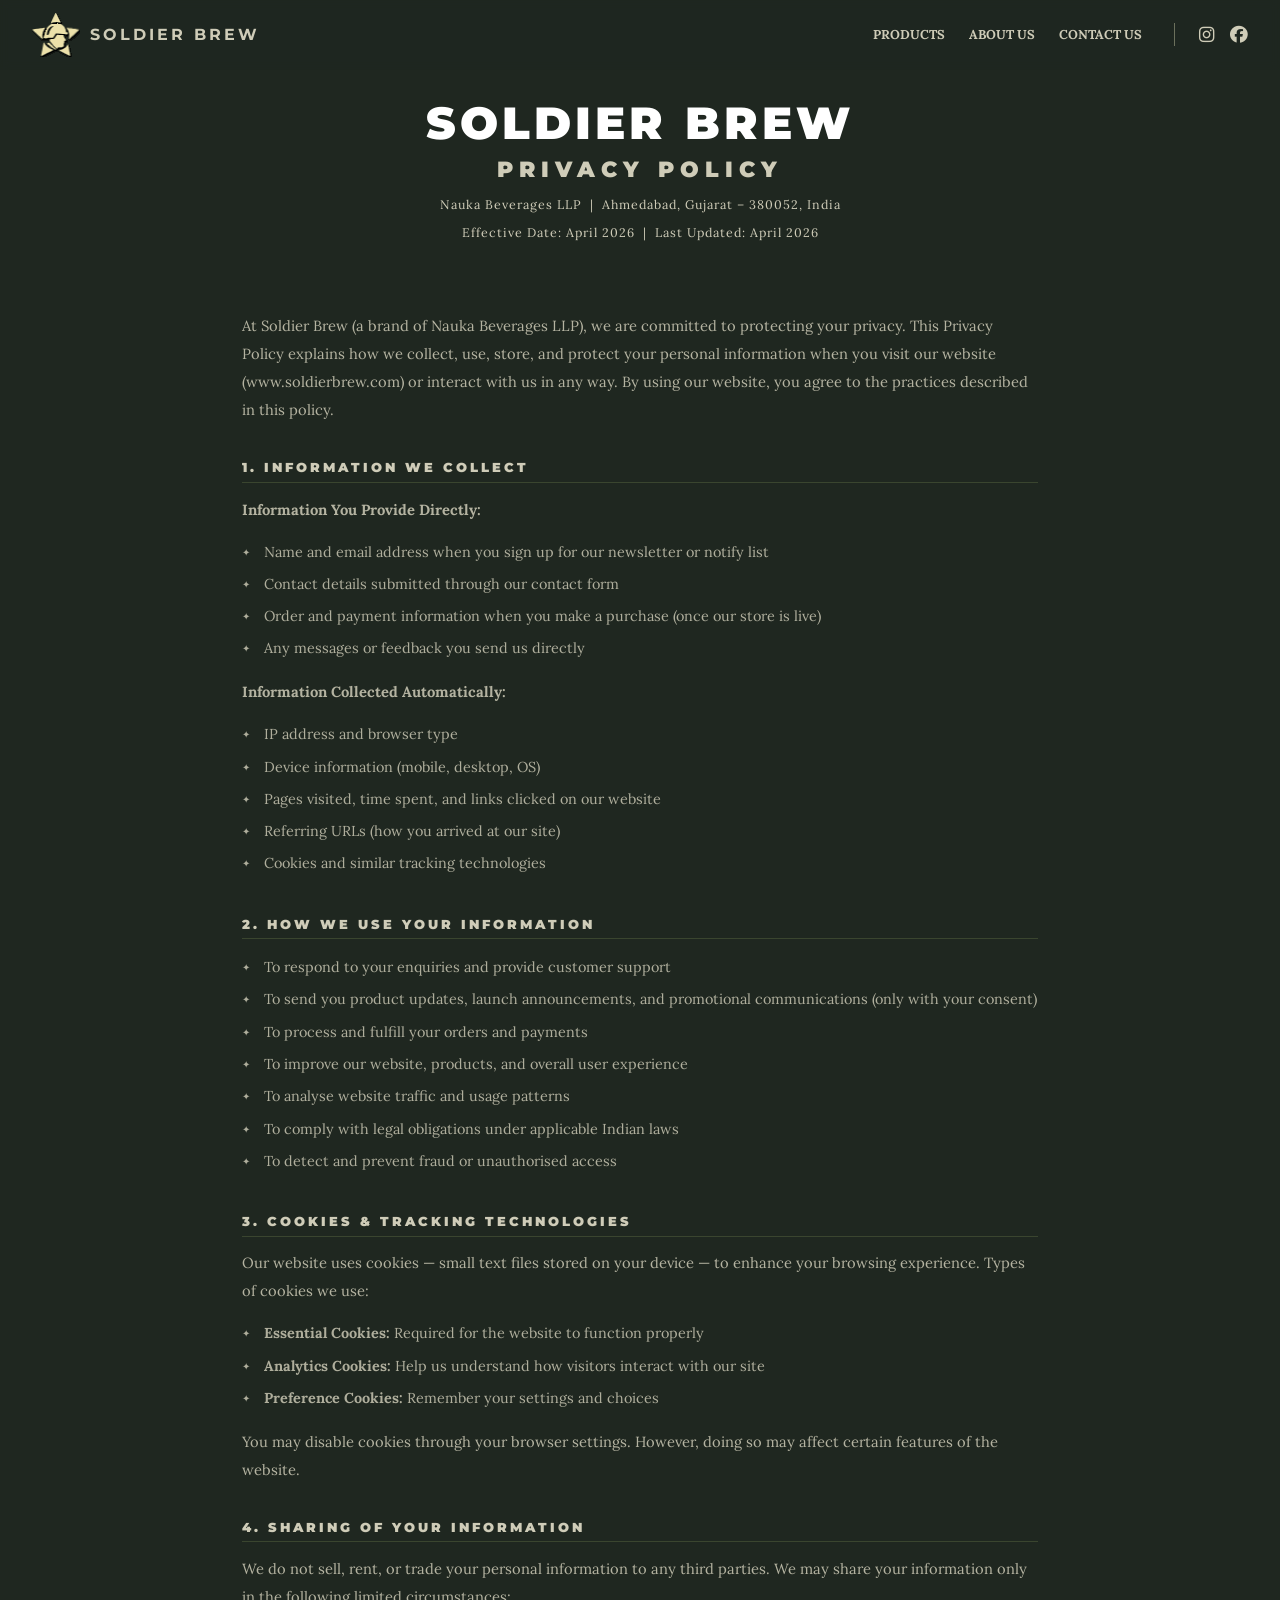
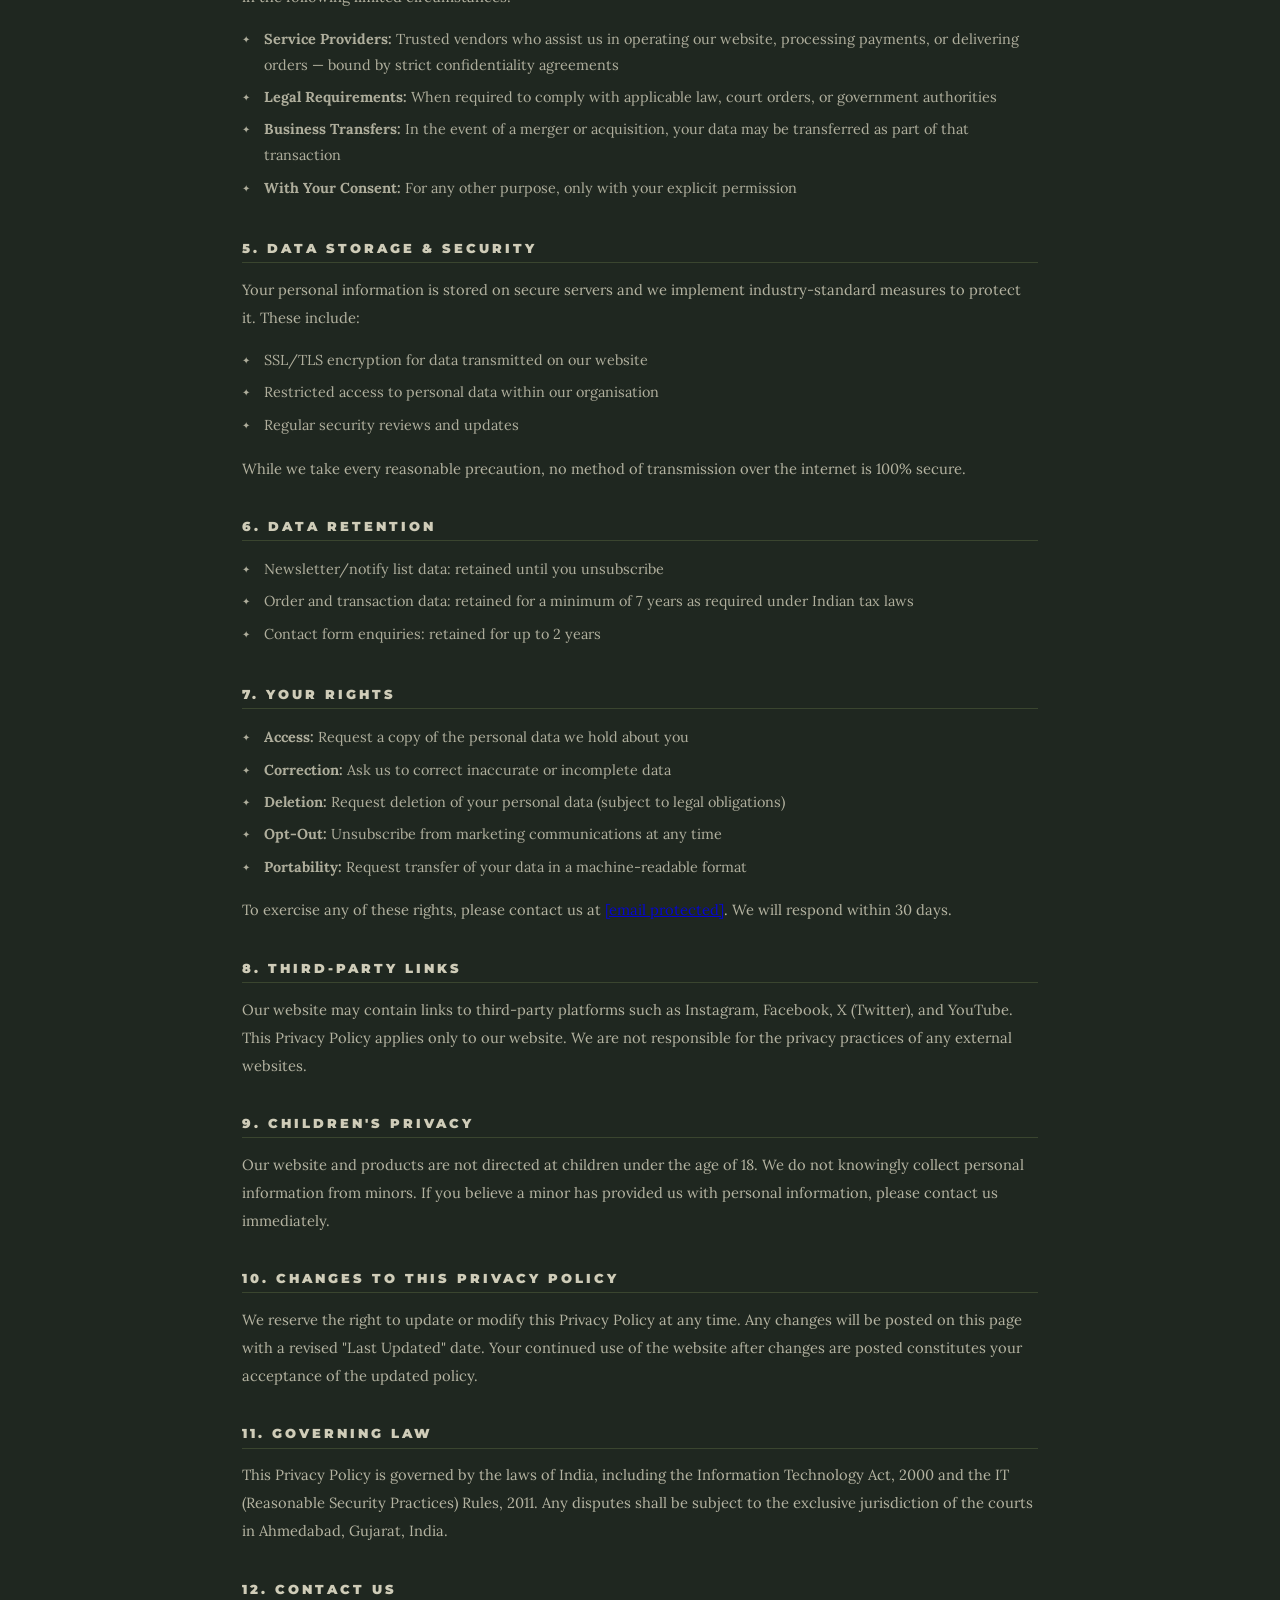
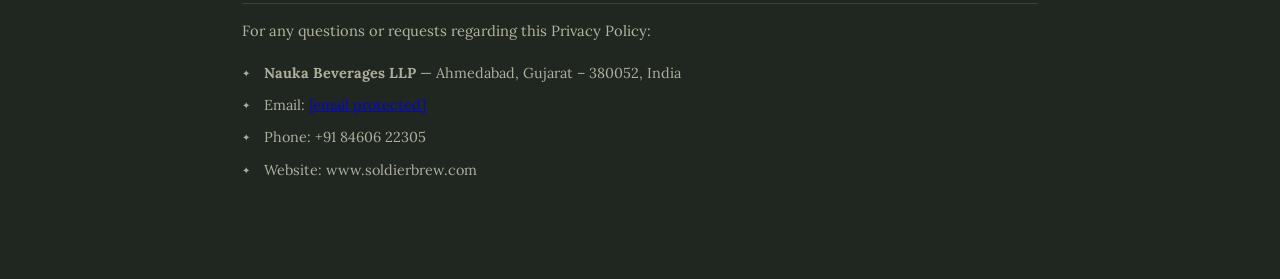
<file: privacy.html>
<!DOCTYPE html>
<html lang="en">
<head>
    <meta charset="UTF-8"/>
    <meta name="viewport" content="width=device-width, initial-scale=1.0"/>
    <link rel="icon" type="image/png" href="[data-uri]">
    <link rel="preconnect" href="https://fonts.googleapis.com">
    <link href="https://fonts.googleapis.com/css2?family=Montserrat:wght@900&family=Lora:wght@400;700&display=swap" rel="stylesheet">
    <link rel="stylesheet" href="https://cdnjs.cloudflare.com/ajax/libs/font-awesome/6.5.0/css/all.min.css"/>
    <link rel="stylesheet" href="style.css">

    <script async src="https://www.googletagmanager.com/gtag/js?id=G-ZJBKX8CW5R"></script>
  <script>
    window.dataLayer = window.dataLayer || [];
    function gtag(){dataLayer.push(arguments);}
    gtag('js', new Date());
    gtag('config', 'G-ZJBKX8CW5R');
  </script>
</head>
<body>
    <nav class="navbar">
        <a href="#" class="logo-container" style="text-decoration:none; cursor:pointer;">
            <svg class="logo-img" viewBox="0 0 354 323" fill="none" xmlns="http://www.w3.org/2000/svg">
                <g filter="url(#filter0_dd_101_147)">
                    <g filter="url(#filter1_d_101_147)">
                        <path d="M220.227 86.036C220.85 86.4318 221.474 86.8276 222.116 87.2354C223.553 88.1863 224.936 89.2127 226.305 90.2535C226.305 90.8102 226.305 91.3669 226.305 91.9405C227.046 92.2259 227.046 92.2259 227.801 92.5171C234.238 96.1313 238.813 104.091 241.937 110.497C242.31 111.258 242.684 112.019 243.07 112.804C246.544 120.352 248.572 128.189 249.264 136.435C249.445 139.158 249.445 139.158 251.109 140.336C252.384 140.653 253.66 140.965 254.939 141.265C255.555 141.411 256.172 141.556 256.808 141.706C257.401 141.828 257.994 141.95 258.606 142.075C260.173 142.55 260.173 142.55 261.91 144.237C262.232 145.973 262.232 145.973 262.289 147.98C262.324 148.64 262.359 149.3 262.395 149.98C261.91 151.828 261.91 151.828 260.013 153.188C257.321 154.477 255.678 154.685 252.696 154.695C251.229 154.702 251.229 154.702 249.732 154.71C248.664 154.698 247.596 154.687 246.496 154.675C245.368 154.67 244.24 154.664 243.077 154.658C231.639 154.544 220.255 153.673 208.857 152.794C197.31 151.903 185.784 151.287 174.202 150.985C173.939 151.506 173.676 152.027 173.406 152.564C172.412 154.459 171.266 156.141 170.023 157.891C168.264 160.421 166.636 162.957 165.138 165.64C157.191 179.851 157.191 179.851 153.457 181.021C150.449 181.562 147.408 181.603 144.358 181.713C142.884 181.774 141.409 181.835 139.935 181.896C138.782 181.943 138.782 181.943 137.606 181.991C126.184 182.461 114.896 183.022 103.589 184.748C98.1543 185.573 92.868 185.872 87.3627 185.568C85.4493 182.143 84.8874 179.29 85.6259 175.446C86.388 173.702 87.2086 171.981 88.0682 170.28C91.56 163.337 92.896 156.409 94.0215 148.807C96.5129 132.04 101.787 116.727 113.414 103.749C114.036 103.015 114.657 102.281 115.297 101.525C120.893 95.1679 127.117 90.5869 134.256 86.036C135.008 85.5402 135.76 85.0444 136.535 84.5336C161.495 68.9027 195.907 70.5859 220.227 86.036ZM127.309 109.654C126.592 110.28 125.876 110.906 125.138 111.552C117.456 119.76 114.474 131.365 111.461 141.812C111.236 142.576 111.012 143.34 110.781 144.127C109.298 149.436 108.269 154.743 108.204 160.263C109.196 161.409 109.196 161.409 111.84 161.318C116.509 161.02 119.126 159.913 122.261 156.52C123.997 153.207 124.745 150.161 125.599 146.556C128.223 136.69 131.474 126.372 137.729 118.089C138.215 117.423 138.701 116.758 139.202 116.072C143.028 111.127 147.42 107.023 152.228 102.998C154.769 100.828 156.349 99.451 156.834 96.1579C155.811 94.9798 155.811 94.9798 152.926 95.1035C141.793 95.3533 134.785 102.319 127.309 109.654Z" fill="#ECE1AA"/>
                    </g>
                    <g filter="url(#filter2_d_101_147)">
                        <path d="M188.552 160.059C189.121 160.069 189.69 160.079 190.277 160.09C192.157 160.13 194.036 160.194 195.916 160.263C196.885 160.297 196.885 160.297 197.872 160.331C201.939 160.48 206.002 160.673 210.065 160.891C212.175 161.003 214.286 161.103 216.396 161.202C217.751 161.273 219.105 161.344 220.459 161.416C221.084 161.444 221.709 161.473 222.353 161.502C228.324 161.846 228.324 161.846 230.652 163.637C231.365 165.496 231.365 165.496 231.822 167.785C233.197 173.315 235.78 177.654 238.847 182.457C239.345 183.258 239.843 184.059 240.355 184.884C242.372 188.114 244.408 191.311 246.626 194.415C248.174 196.767 248.352 198.012 248.02 200.751C245.716 202.093 244.115 202.495 241.398 202.859C238.412 203 238.412 203 236.731 204.968C236.585 207.158 236.585 207.158 236.731 209.66C236.867 218.853 236.867 218.853 234.994 222.681C233.189 223.729 233.189 223.729 231.52 224.368C231.655 225.074 231.789 225.78 231.927 226.507C233.927 239.173 233.927 239.173 231.307 244.128C227.201 248.429 221.775 250.288 215.817 250.703C212.87 250.735 209.934 250.696 206.988 250.622C204.994 250.585 202.999 250.552 201.005 250.523C200.131 250.503 199.258 250.482 198.358 250.461C195.96 250.516 193.879 250.712 191.574 251.36C190.576 253.256 190.576 253.256 189.838 255.577C187.048 260.274 187.048 260.274 184.681 261.535C180.432 261.41 177.413 258.02 174.641 255.208C172.629 253.203 170.721 251.351 168.453 249.62C165.99 247.668 164.049 245.476 161.991 243.129C160.267 241.187 158.475 239.32 156.676 237.442C152.286 232.728 148.449 227.657 144.566 222.55C142.52 219.865 140.4 217.254 138.223 214.668C129.973 204.648 129.973 204.648 130.359 198.263C131.079 195.352 132.7 194.032 135.129 192.316C138.505 191.138 142.111 191.254 145.658 191.103C147.635 190.991 149.611 190.868 151.588 190.741C153.075 190.647 154.563 190.57 156.052 190.497C159.373 190.138 161.313 189.679 163.677 187.311C165.303 185.108 166.714 182.843 168.128 180.507C169.295 178.797 170.471 177.092 171.656 175.393C173.306 172.982 174.951 170.569 176.581 168.144C177.033 167.475 177.486 166.805 177.951 166.115C178.342 165.531 178.733 164.947 179.135 164.345C182.017 160.456 183.473 159.947 188.552 160.059Z" fill="#ECE1AA"/>
                    </g>
                    <g filter="url(#filter3_d_101_147)">
                        <path d="M85.6286 216.777C89.3321 218.05 90.4609 220.295 92.3586 223.525C95.1131 228.107 98.1719 232.189 101.721 236.24C102.996 237.864 102.996 237.864 102.996 239.551C103.856 239.83 104.716 240.108 105.602 240.395C105.602 240.952 105.602 241.508 105.602 242.082C106.461 242.36 107.321 242.639 108.207 242.925C108.207 243.482 108.207 244.039 108.207 244.612C108.719 244.837 109.232 245.062 109.76 245.294C111.714 246.317 113.013 247.397 114.611 248.882C119.532 253.169 125.147 256.479 130.785 259.795C131.289 260.092 131.793 260.389 132.312 260.695C135.649 262.607 138.987 264.079 142.617 265.383C143.559 265.725 144.502 266.066 145.473 266.418C146.8 266.897 146.8 266.897 148.153 267.387C149.602 267.944 151.05 268.505 152.495 269.074C152.495 270.187 152.495 271.3 152.495 272.447C151.084 273.647 151.084 273.647 149.021 274.767C148.228 275.2 147.434 275.633 146.616 276.078C142.884 277.981 139.125 279.824 135.345 281.634C131.214 283.612 127.134 285.668 123.078 287.788C118.917 289.963 114.731 292.067 110.493 294.098C107.643 295.499 104.832 296.968 102.019 298.438C96.815 301.156 91.5591 303.755 86.258 306.29C81.9944 308.34 77.8541 310.554 73.7594 312.909C71.4791 313.888 69.8589 313.949 67.3923 313.778C67.2413 309.327 67.7795 305.287 68.7594 300.932C68.9018 300.274 69.0441 299.617 69.1908 298.94C69.4956 297.533 69.803 296.128 70.1127 294.722C70.9321 290.999 71.7304 287.272 72.5281 283.545C72.6871 282.803 72.8461 282.061 73.0099 281.296C74.3052 275.218 75.4741 269.127 76.5647 263.011C78.2383 253.639 80.0598 244.3 81.9379 234.965C82.0725 234.295 82.2072 233.626 82.3459 232.936C83.4303 227.548 84.5164 222.16 85.6286 216.777Z" fill="#ECE1AA"/>
                    </g>
                    <g filter="url(#filter4_d_101_147)">
                        <path d="M94.3128 108.81C93.8442 112.679 92.1725 114.885 89.9708 118.089C81.5231 132.727 75.9451 148.279 75.8595 165.219C75.856 165.824 75.8526 166.429 75.8491 167.052C75.9086 172.569 76.7458 177.872 77.8312 183.279C78.7597 187.947 78.7597 187.947 77.8134 189.785C73.8101 189.07 71.7813 186.71 69.0752 183.933C65.453 180.25 65.453 180.25 61.3139 177.133C61.3139 176.576 61.3139 176.019 61.3139 175.446C60.0243 175.028 60.0243 175.028 58.7087 174.602C58.7087 174.046 58.7087 173.489 58.7087 172.915C58.243 172.724 57.7774 172.533 57.2976 172.335C52.7873 169.914 49.2753 166.323 45.6828 162.793C43.1703 160.331 40.655 157.872 38.1387 155.413C37.4687 154.755 36.7987 154.097 36.1085 153.42C35.4676 152.794 34.8267 152.169 34.1665 151.525C33.5847 150.956 33.003 150.386 32.4036 149.799C30.9861 148.387 30.9861 148.387 29.1834 147.611C29.1834 147.054 29.1834 146.497 29.1834 145.924C28.6924 145.722 28.2015 145.52 27.6957 145.312C25.2882 144.008 23.6602 142.436 21.724 140.53C20.9712 139.793 20.2184 139.057 19.4428 138.298C18.6631 137.526 17.8835 136.755 17.0802 135.96C16.3038 135.198 15.5275 134.437 14.7277 133.652C13.2745 132.226 11.8231 130.798 10.3741 129.368C8.25907 127.285 6.13151 125.216 4 123.149C4.28657 122.593 4.57314 122.036 4.86839 121.462C15.3913 118.248 26.981 117.451 37.8673 115.98C39.7003 115.729 41.5331 115.477 43.366 115.225C50.5499 114.241 57.7346 113.264 64.9259 112.332C65.7828 112.22 66.6397 112.108 67.5225 111.993C69.1249 111.786 70.7275 111.58 72.3305 111.376C78.0486 110.634 83.6511 109.588 89.2755 108.349C91.7076 107.967 91.7076 107.967 94.3128 108.81Z" fill="#ECE1AA"/>
                    </g>
                    <g filter="url(#filter5_d_101_147)">
                        <path d="M255.829 108.81C262.422 109.394 268.968 110.207 275.524 111.094C276.572 111.234 277.62 111.375 278.7 111.52C280.917 111.817 283.135 112.116 285.352 112.415C288.655 112.861 291.959 113.305 295.263 113.748C300.701 114.478 306.137 115.215 311.574 115.954C314.966 116.413 318.36 116.865 321.753 117.316C323.951 117.612 326.149 117.908 328.347 118.204C329.869 118.404 329.869 118.404 331.422 118.607C335.919 119.219 340.158 119.82 344.405 121.463C343.9 124.427 342.839 125.831 340.664 127.934C340.087 128.494 339.51 129.054 338.915 129.631C338.006 130.493 338.006 130.493 337.078 131.374C336.476 131.962 335.873 132.55 335.252 133.156C330.743 137.489 330.743 137.489 328.774 137.489C328.488 138.324 328.201 139.159 327.906 140.019C327.333 140.019 326.76 140.019 326.169 140.019C325.883 140.854 325.596 141.69 325.301 142.55C323.94 143.851 323.94 143.851 322.207 145.239C318.399 148.377 314.902 151.741 311.406 155.202C307.417 159.153 303.377 162.958 299.042 166.553C297.49 167.832 297.49 167.832 296.118 169.288C294.907 170.385 294.907 170.385 293.17 170.385C292.74 171.638 292.74 171.638 292.302 172.916C291.729 172.916 291.156 172.916 290.565 172.916C290.135 174.168 290.135 174.168 289.697 175.446C289.124 175.446 288.55 175.446 287.96 175.446C287.53 176.699 287.53 176.699 287.091 177.977C285.67 179.337 285.67 179.337 283.889 180.771C281.538 182.684 279.421 184.615 277.376 186.833C274.934 188.942 274.934 188.942 272.437 188.836C271.828 188.593 271.219 188.349 270.592 188.098C270.861 187.072 271.129 186.046 271.406 184.988C273.186 177.191 273.471 169.071 273.197 161.107C273.173 160.277 273.148 159.447 273.123 158.593C272.337 143.674 266.703 125.673 256.457 114.184C255.963 113.524 255.47 112.864 254.961 112.184C255.302 110.372 255.302 110.372 255.829 108.81Z" fill="#ECE1AA"/>
                    </g>
                    <g filter="url(#filter6_d_101_147)">
                        <path d="M262.781 231.116C263.641 231.395 264.5 231.673 265.386 231.96C268.096 244.387 270.346 256.887 272.571 269.402C273.842 276.541 275.136 283.674 276.519 290.793C276.643 291.438 276.768 292.082 276.896 292.746C277.482 295.783 278.075 298.817 278.681 301.85C278.888 302.919 279.095 303.988 279.307 305.09C279.584 306.484 279.584 306.484 279.865 307.906C280.148 310.395 279.94 312.216 279.28 314.622C275.6 313.835 272.528 312.192 269.24 310.457C267.895 309.757 266.551 309.058 265.206 308.358C264.514 307.997 263.821 307.635 263.108 307.262C259.895 305.588 256.671 303.936 253.446 302.286C252.785 301.947 252.124 301.609 251.443 301.26C247.083 299.032 242.709 296.83 238.327 294.642C237.219 294.088 236.111 293.534 235.003 292.98C232.853 291.905 230.7 290.833 228.546 289.763C221.309 286.147 214.245 282.314 207.204 278.352C205.179 277.225 203.152 276.101 201.125 274.978C201.412 274.143 201.698 273.308 201.993 272.447C203.71 271.825 203.71 271.825 206.01 271.34C212.46 269.78 218.484 267.404 224.572 264.856C225.469 264.484 226.367 264.112 227.292 263.729C240.621 257.756 251.268 247.949 259.307 236.177C259.878 235.354 259.878 235.354 260.461 234.513C261.24 233.385 262.012 232.252 262.781 231.116Z" fill="#ECE1AA"/>
                    </g>
                    <g filter="url(#filter7_d_101_147)">
                        <path d="M172.466 0C173.99 0.0593079 173.99 0.0593079 175.94 0.84349C177.245 2.77366 178.312 4.58684 179.359 6.64249C179.639 7.1644 179.918 7.68631 180.206 8.22403C182.308 12.2029 184.198 16.2703 186.091 20.3459C188.006 24.4325 190.005 28.4795 192.005 32.5271C192.445 33.4222 192.886 34.3174 193.339 35.2396C195.782 40.182 198.281 45.0889 200.869 49.9603C201.392 50.9508 201.915 51.9413 202.453 52.9618C203.468 54.8777 204.493 56.7885 205.53 58.6936C206.218 59.9959 206.218 59.9959 206.921 61.3244C207.332 62.0869 207.743 62.8493 208.167 63.6349C209.063 66.1377 208.839 67.5015 208.071 70.0097C207.409 69.8466 206.747 69.6835 206.066 69.5155C205.169 69.2958 204.272 69.0762 203.349 68.8499C202.034 68.527 202.034 68.527 200.693 68.1975C199.688 67.9605 198.684 67.7234 197.65 67.4792C196.822 67.256 196.822 67.256 195.977 67.0282C189.911 65.5099 183.915 65.4681 177.677 65.4759C176.562 65.4773 175.446 65.4787 174.297 65.4801C162.584 65.6263 152.627 67.5045 142.073 72.5402C141.5 72.5402 140.926 72.5402 140.336 72.5402C140.759 67.734 141.677 64.2611 143.918 59.8878C144.474 58.7815 145.028 57.6744 145.58 56.5666C145.864 56.0023 146.147 55.4379 146.439 54.8565C147.81 52.0672 149.064 49.2306 150.322 46.392C152.498 41.5122 154.764 36.6823 157.1 31.8733C159.107 27.7267 161.017 23.5425 162.914 19.3476C165.886 12.7874 169.091 6.37326 172.466 0Z" fill="#ECE1AA"/>
                    </g>
                    <g filter="url(#filter8_d_101_147)">
                        <path d="M125.355 218.675C129.948 221.576 133.617 224.397 137.064 228.53C138.719 230.406 140.484 231.971 142.4 233.594C146.665 237.23 150.631 241.108 154.612 245.034C159.418 249.764 164.255 254.122 169.646 258.217C172.42 260.458 174.582 262.951 176.81 265.699C175.762 266.988 175.762 266.988 174.205 268.23C172.295 268.286 172.295 268.286 170.135 267.861C169.433 267.74 168.731 267.62 168.008 267.495C165.062 266.367 162.96 264.791 160.478 262.905C158.531 261.45 156.537 260.102 154.5 258.767C153.806 258.311 153.111 257.856 152.395 257.386C150.976 256.46 149.556 255.535 148.135 254.612C143.838 251.789 139.874 248.797 135.996 245.456C134.737 244.445 133.471 243.443 132.197 242.451C131.474 241.888 130.75 241.324 130.005 240.744C127.867 239.127 125.712 237.55 123.533 235.986C122.869 235.505 122.204 235.024 121.519 234.528C120.189 233.567 118.853 232.614 117.511 231.67C111.79 227.523 111.79 227.523 110.812 223.525C114.752 218.332 118.736 215.748 125.355 218.675Z" fill="#ECE1AA"/>
                    </g>
                </g>
                <defs>
                    <filter id="filter0_dd_101_147" x="0" y="0" width="348.406" height="322.622" filterUnits="userSpaceOnUse" color-interpolation-filters="sRGB">
                        <feFlood flood-opacity="0" result="BackgroundImageFix"/>
                        <feColorMatrix in="SourceAlpha" type="matrix" values="0 0 0 0 0 0 0 0 0 0 0 0 0 0 0 0 0 0 127 0" result="hardAlpha"/>
                        <feOffset dy="4"/>
                        <feGaussianBlur stdDeviation="2"/>
                        <feComposite in2="hardAlpha" operator="out"/>
                        <feColorMatrix type="matrix" values="0 0 0 0 0 0 0 0 0 0 0 0 0 0 0 0 0 0 0.25 0"/>
                        <feBlend mode="normal" in2="BackgroundImageFix" result="effect1_dropShadow_101_147"/>
                        <feColorMatrix in="SourceAlpha" type="matrix" values="0 0 0 0 0 0 0 0 0 0 0 0 0 0 0 0 0 0 127 0" result="hardAlpha"/>
                        <feOffset dy="4"/>
                        <feGaussianBlur stdDeviation="2"/>
                        <feComposite in2="hardAlpha" operator="out"/>
                        <feColorMatrix type="matrix" values="0 0 0 0 0 0 0 0 0 0 0 0 0 0 0 0 0 0 0.25 0"/>
                        <feBlend mode="normal" in2="effect1_dropShadow_101_147" result="effect2_dropShadow_101_147"/>
                        <feBlend mode="normal" in="SourceGraphic" in2="effect2_dropShadow_101_147" result="shape"/>
                    </filter>
                    <filter id="filter1_d_101_147" x="85.3125" y="73.5989" width="186.086" height="120.085" filterUnits="userSpaceOnUse" color-interpolation-filters="sRGB">
                        <feFlood flood-opacity="0" result="BackgroundImageFix"/>
                        <feColorMatrix in="SourceAlpha" type="matrix" values="0 0 0 0 0 0 0 0 0 0 0 0 0 0 0 0 0 0 127 0" result="hardAlpha"/>
                        <feOffset dx="5" dy="4"/>
                        <feGaussianBlur stdDeviation="2"/>
                        <feComposite in2="hardAlpha" operator="out"/>
                        <feColorMatrix type="matrix" values="0 0 0 0 0 0 0 0 0 0 0 0 0 0 0 0 0 0 1 0"/>
                        <feBlend mode="normal" in2="BackgroundImageFix" result="effect1_dropShadow_101_147"/>
                        <feBlend mode="normal" in="SourceGraphic" in2="effect1_dropShadow_101_147" result="shape"/>
                    </filter>
                    <filter id="filter2_d_101_147" x="130.234" y="160.045" width="126.93" height="109.489" filterUnits="userSpaceOnUse" color-interpolation-filters="sRGB">
                        <feFlood flood-opacity="0" result="BackgroundImageFix"/>
                        <feColorMatrix in="SourceAlpha" type="matrix" values="0 0 0 0 0 0 0 0 0 0 0 0 0 0 0 0 0 0 127 0" result="hardAlpha"/>
                        <feOffset dx="5" dy="4"/>
                        <feGaussianBlur stdDeviation="2"/>
                        <feComposite in2="hardAlpha" operator="out"/>
                        <feColorMatrix type="matrix" values="0 0 0 0 0 0 0 0 0 0 0 0 0 0 0 0 0 0 1 0"/>
                        <feBlend mode="normal" in2="BackgroundImageFix" result="effect1_dropShadow_101_147"/>
                        <feBlend mode="normal" in="SourceGraphic" in2="effect1_dropShadow_101_147" result="shape"/>
                    </filter>
                    <filter id="filter3_d_101_147" x="67.3672" y="216.777" width="94.125" height="105.075" filterUnits="userSpaceOnUse" color-interpolation-filters="sRGB">
                        <feFlood flood-opacity="0" result="BackgroundImageFix"/>
                        <feColorMatrix in="SourceAlpha" type="matrix" values="0 0 0 0 0 0 0 0 0 0 0 0 0 0 0 0 0 0 127 0" result="hardAlpha"/>
                        <feOffset dx="5" dy="4"/>
                        <feGaussianBlur stdDeviation="2"/>
                        <feComposite in2="hardAlpha" operator="out"/>
                        <feColorMatrix type="matrix" values="0 0 0 0 0 0 0 0 0 0 0 0 0 0 0 0 0 0 1 0"/>
                        <feBlend mode="normal" in2="BackgroundImageFix" result="effect1_dropShadow_101_147"/>
                        <feBlend mode="normal" in="SourceGraphic" in2="effect1_dropShadow_101_147" result="shape"/>
                    </filter>
                    <filter id="filter4_d_101_147" x="4" y="108.103" width="99.3125" height="89.682" filterUnits="userSpaceOnUse" color-interpolation-filters="sRGB">
                        <feFlood flood-opacity="0" result="BackgroundImageFix"/>
                        <feColorMatrix in="SourceAlpha" type="matrix" values="0 0 0 0 0 0 0 0 0 0 0 0 0 0 0 0 0 0 127 0" result="hardAlpha"/>
                        <feOffset dx="5" dy="4"/>
                        <feGaussianBlur stdDeviation="2"/>
                        <feComposite in2="hardAlpha" operator="out"/>
                        <feColorMatrix type="matrix" values="0 0 0 0 0 0 0 0 0 0 0 0 0 0 0 0 0 0 1 0"/>
                        <feBlend mode="normal" in2="BackgroundImageFix" result="effect1_dropShadow_101_147"/>
                        <feBlend mode="normal" in="SourceGraphic" in2="effect1_dropShadow_101_147" result="shape"/>
                    </filter>
                    <filter id="filter5_d_101_147" x="254.961" y="108.81" width="98.4453" height="88.0612" filterUnits="userSpaceOnUse" color-interpolation-filters="sRGB">
                        <feFlood flood-opacity="0" result="BackgroundImageFix"/>
                        <feColorMatrix in="SourceAlpha" type="matrix" values="0 0 0 0 0 0 0 0 0 0 0 0 0 0 0 0 0 0 127 0" result="hardAlpha"/>
                        <feOffset dx="5" dy="4"/>
                        <feGaussianBlur stdDeviation="2"/>
                        <feComposite in2="hardAlpha" operator="out"/>
                        <feColorMatrix type="matrix" values="0 0 0 0 0 0 0 0 0 0 0 0 0 0 0 0 0 0 1 0"/>
                        <feBlend mode="normal" in2="BackgroundImageFix" result="effect1_dropShadow_101_147"/>
                        <feBlend mode="normal" in="SourceGraphic" in2="effect1_dropShadow_101_147" result="shape"/>
                    </filter>
                    <filter id="filter6_d_101_147" x="201.125" y="231.116" width="87.8594" height="91.5056" filterUnits="userSpaceOnUse" color-interpolation-filters="sRGB">
                        <feFlood flood-opacity="0" result="BackgroundImageFix"/>
                        <feColorMatrix in="SourceAlpha" type="matrix" values="0 0 0 0 0 0 0 0 0 0 0 0 0 0 0 0 0 0 127 0" result="hardAlpha"/>
                        <feOffset dx="5" dy="4"/>
                        <feGaussianBlur stdDeviation="2"/>
                        <feComposite in2="hardAlpha" operator="out"/>
                        <feColorMatrix type="matrix" values="0 0 0 0 0 0 0 0 0 0 0 0 0 0 0 0 0 0 1 0"/>
                        <feBlend mode="normal" in2="BackgroundImageFix" result="effect1_dropShadow_101_147"/>
                        <feBlend mode="normal" in="SourceGraphic" in2="effect1_dropShadow_101_147" result="shape"/>
                    </filter>
                    <filter id="filter7_d_101_147" x="140.336" y="0" width="77.4141" height="80.5402" filterUnits="userSpaceOnUse" color-interpolation-filters="sRGB">
                        <feFlood flood-opacity="0" result="BackgroundImageFix"/>
                        <feColorMatrix in="SourceAlpha" type="matrix" values="0 0 0 0 0 0 0 0 0 0 0 0 0 0 0 0 0 0 127 0" result="hardAlpha"/>
                        <feOffset dx="5" dy="4"/>
                        <feGaussianBlur stdDeviation="2"/>
                        <feComposite in2="hardAlpha" operator="out"/>
                        <feColorMatrix type="matrix" values="0 0 0 0 0 0 0 0 0 0 0 0 0 0 0 0 0 0 1 0"/>
                        <feBlend mode="normal" in2="BackgroundImageFix" result="effect1_dropShadow_101_147"/>
                        <feBlend mode="normal" in="SourceGraphic" in2="effect1_dropShadow_101_147" result="shape"/>
                    </filter>
                    <filter id="filter8_d_101_147" x="110.812" y="217.448" width="75" height="58.8076" filterUnits="userSpaceOnUse" color-interpolation-filters="sRGB">
                        <feFlood flood-opacity="0" result="BackgroundImageFix"/>
                        <feColorMatrix in="SourceAlpha" type="matrix" values="0 0 0 0 0 0 0 0 0 0 0 0 0 0 0 0 0 0 127 0" result="hardAlpha"/>
                        <feOffset dx="5" dy="4"/>
                        <feGaussianBlur stdDeviation="2"/>
                        <feComposite in2="hardAlpha" operator="out"/>
                        <feColorMatrix type="matrix" values="0 0 0 0 0 0 0 0 0 0 0 0 0 0 0 0 0 0 1 0"/>
                        <feBlend mode="normal" in2="BackgroundImageFix" result="effect1_dropShadow_101_147"/>
                        <feBlend mode="normal" in="SourceGraphic" in2="effect1_dropShadow_101_147" result="shape"/>
                    </filter>
                </defs>
            </svg>
            <h2>Soldier Brew</h2>
        </a>

        <div class="nav-right">
            <div class="nav-links">
                <a href="#products">Products</a>
                <a href="#mission">About Us</a>
                <a href="#contact">Contact Us</a>
            </div>
            <div class="header-socials">
                <a href="https://instagram.com" target="_blank"><i class="fab fa-instagram"></i></a>
                <a href="https://facebook.com" target="_blank"><i class="fab fa-facebook"></i></a>
            </div>
        </div>
        <button class="hamburger" id="hamburgerBtn" aria-label="Open menu">
            <span></span><span></span><span></span>
        </button>
    </nav>

    <!-- MOBILE NAV DRAWER -->
    <div class="mobile-nav" id="mobileNav">
        <button class="mobile-nav-close" id="mobileNavClose" aria-label="Close menu"><i class="fas fa-times"></i></button>
        <a href="#products" class="mobile-nav-link">Products</a>
        <a href="#mission" class="mobile-nav-link">About Us</a>
        <a href="#contact" class="mobile-nav-link">Contact Us</a>
        <div class="mobile-socials">
            <a href="https://instagram.com/soldierbrew.india" target="_blank"><i class="fab fa-instagram"></i></a>
            <a href="https://facebook.com" target="_blank"><i class="fab fa-facebook-f"></i></a>
            <a href="https://twitter.com" target="_blank"><i class="fab fa-x-twitter"></i></a>
        </div>
    </div>
    <div class="page-content">
        <div class="page-header">
            <div class="brand-title">SOLDIER BREW</div>
            <div class="page-title">PRIVACY POLICY</div>
            <div class="meta">Nauka Beverages LLP &nbsp;|&nbsp; Ahmedabad, Gujarat – 380052, India</div>
            <div class="meta">Effective Date: April 2026 &nbsp;|&nbsp; Last Updated: April 2026</div>
        </div>

        <p class="sec-p">At Soldier Brew (a brand of Nauka Beverages LLP), we are committed to protecting your privacy. This Privacy Policy explains how we collect, use, store, and protect your personal information when you visit our website (www.soldierbrew.com) or interact with us in any way. By using our website, you agree to the practices described in this policy.</p>

        <div class="sec-h1">1. Information We Collect</div>
        <p class="sec-p"><strong style="color:var(--accent);">Information You Provide Directly:</strong></p>
        <ul class="sec-ul">
            <li>Name and email address when you sign up for our newsletter or notify list</li>
            <li>Contact details submitted through our contact form</li>
            <li>Order and payment information when you make a purchase (once our store is live)</li>
            <li>Any messages or feedback you send us directly</li>
        </ul>
        <p class="sec-p"><strong style="color:var(--accent);">Information Collected Automatically:</strong></p>
        <ul class="sec-ul">
            <li>IP address and browser type</li>
            <li>Device information (mobile, desktop, OS)</li>
            <li>Pages visited, time spent, and links clicked on our website</li>
            <li>Referring URLs (how you arrived at our site)</li>
            <li>Cookies and similar tracking technologies</li>
        </ul>

        <div class="sec-h1">2. How We Use Your Information</div>
        <ul class="sec-ul">
            <li>To respond to your enquiries and provide customer support</li>
            <li>To send you product updates, launch announcements, and promotional communications (only with your consent)</li>
            <li>To process and fulfill your orders and payments</li>
            <li>To improve our website, products, and overall user experience</li>
            <li>To analyse website traffic and usage patterns</li>
            <li>To comply with legal obligations under applicable Indian laws</li>
            <li>To detect and prevent fraud or unauthorised access</li>
        </ul>

        <div class="sec-h1">3. Cookies & Tracking Technologies</div>
        <p class="sec-p">Our website uses cookies — small text files stored on your device — to enhance your browsing experience. Types of cookies we use:</p>
        <ul class="sec-ul">
            <li><strong>Essential Cookies:</strong> Required for the website to function properly</li>
            <li><strong>Analytics Cookies:</strong> Help us understand how visitors interact with our site</li>
            <li><strong>Preference Cookies:</strong> Remember your settings and choices</li>
        </ul>
        <p class="sec-p">You may disable cookies through your browser settings. However, doing so may affect certain features of the website.</p>

        <div class="sec-h1">4. Sharing of Your Information</div>
        <p class="sec-p">We do not sell, rent, or trade your personal information to any third parties. We may share your information only in the following limited circumstances:</p>
        <ul class="sec-ul">
            <li><strong>Service Providers:</strong> Trusted vendors who assist us in operating our website, processing payments, or delivering orders — bound by strict confidentiality agreements</li>
            <li><strong>Legal Requirements:</strong> When required to comply with applicable law, court orders, or government authorities</li>
            <li><strong>Business Transfers:</strong> In the event of a merger or acquisition, your data may be transferred as part of that transaction</li>
            <li><strong>With Your Consent:</strong> For any other purpose, only with your explicit permission</li>
        </ul>

        <div class="sec-h1">5. Data Storage & Security</div>
        <p class="sec-p">Your personal information is stored on secure servers and we implement industry-standard measures to protect it. These include:</p>
        <ul class="sec-ul">
            <li>SSL/TLS encryption for data transmitted on our website</li>
            <li>Restricted access to personal data within our organisation</li>
            <li>Regular security reviews and updates</li>
        </ul>
        <p class="sec-p">While we take every reasonable precaution, no method of transmission over the internet is 100% secure.</p>

        <div class="sec-h1">6. Data Retention</div>
        <ul class="sec-ul">
            <li>Newsletter/notify list data: retained until you unsubscribe</li>
            <li>Order and transaction data: retained for a minimum of 7 years as required under Indian tax laws</li>
            <li>Contact form enquiries: retained for up to 2 years</li>
        </ul>

        <div class="sec-h1">7. Your Rights</div>
        <ul class="sec-ul">
            <li><strong>Access:</strong> Request a copy of the personal data we hold about you</li>
            <li><strong>Correction:</strong> Ask us to correct inaccurate or incomplete data</li>
            <li><strong>Deletion:</strong> Request deletion of your personal data (subject to legal obligations)</li>
            <li><strong>Opt-Out:</strong> Unsubscribe from marketing communications at any time</li>
            <li><strong>Portability:</strong> Request transfer of your data in a machine-readable format</li>
        </ul>
        <p class="sec-p">To exercise any of these rights, please contact us at <a href="/cdn-cgi/l/email-protection" class="__cf_email__" data-cfemail="543d3a323b14273b38303d3126362631237a373b39">[email&#160;protected]</a>. We will respond within 30 days.</p>

        <div class="sec-h1">8. Third-Party Links</div>
        <p class="sec-p">Our website may contain links to third-party platforms such as Instagram, Facebook, X (Twitter), and YouTube. This Privacy Policy applies only to our website. We are not responsible for the privacy practices of any external websites.</p>

        <div class="sec-h1">9. Children's Privacy</div>
        <p class="sec-p">Our website and products are not directed at children under the age of 18. We do not knowingly collect personal information from minors. If you believe a minor has provided us with personal information, please contact us immediately.</p>

        <div class="sec-h1">10. Changes to This Privacy Policy</div>
        <p class="sec-p">We reserve the right to update or modify this Privacy Policy at any time. Any changes will be posted on this page with a revised "Last Updated" date. Your continued use of the website after changes are posted constitutes your acceptance of the updated policy.</p>

        <div class="sec-h1">11. Governing Law</div>
        <p class="sec-p">This Privacy Policy is governed by the laws of India, including the Information Technology Act, 2000 and the IT (Reasonable Security Practices) Rules, 2011. Any disputes shall be subject to the exclusive jurisdiction of the courts in Ahmedabad, Gujarat, India.</p>

        <div class="sec-h1">12. Contact Us</div>
        <p class="sec-p">For any questions or requests regarding this Privacy Policy:</p>
        <ul class="sec-ul">
            <li><strong>Nauka Beverages LLP</strong> — Ahmedabad, Gujarat – 380052, India</li>
            <li>Email: <a href="/cdn-cgi/l/email-protection" class="__cf_email__" data-cfemail="056c6b636a45766a69616c6077677760722b666a68">[email&#160;protected]</a></li>
            <li>Phone: +91 84606 22305</li>
            <li>Website: www.soldierbrew.com</li>
</file>
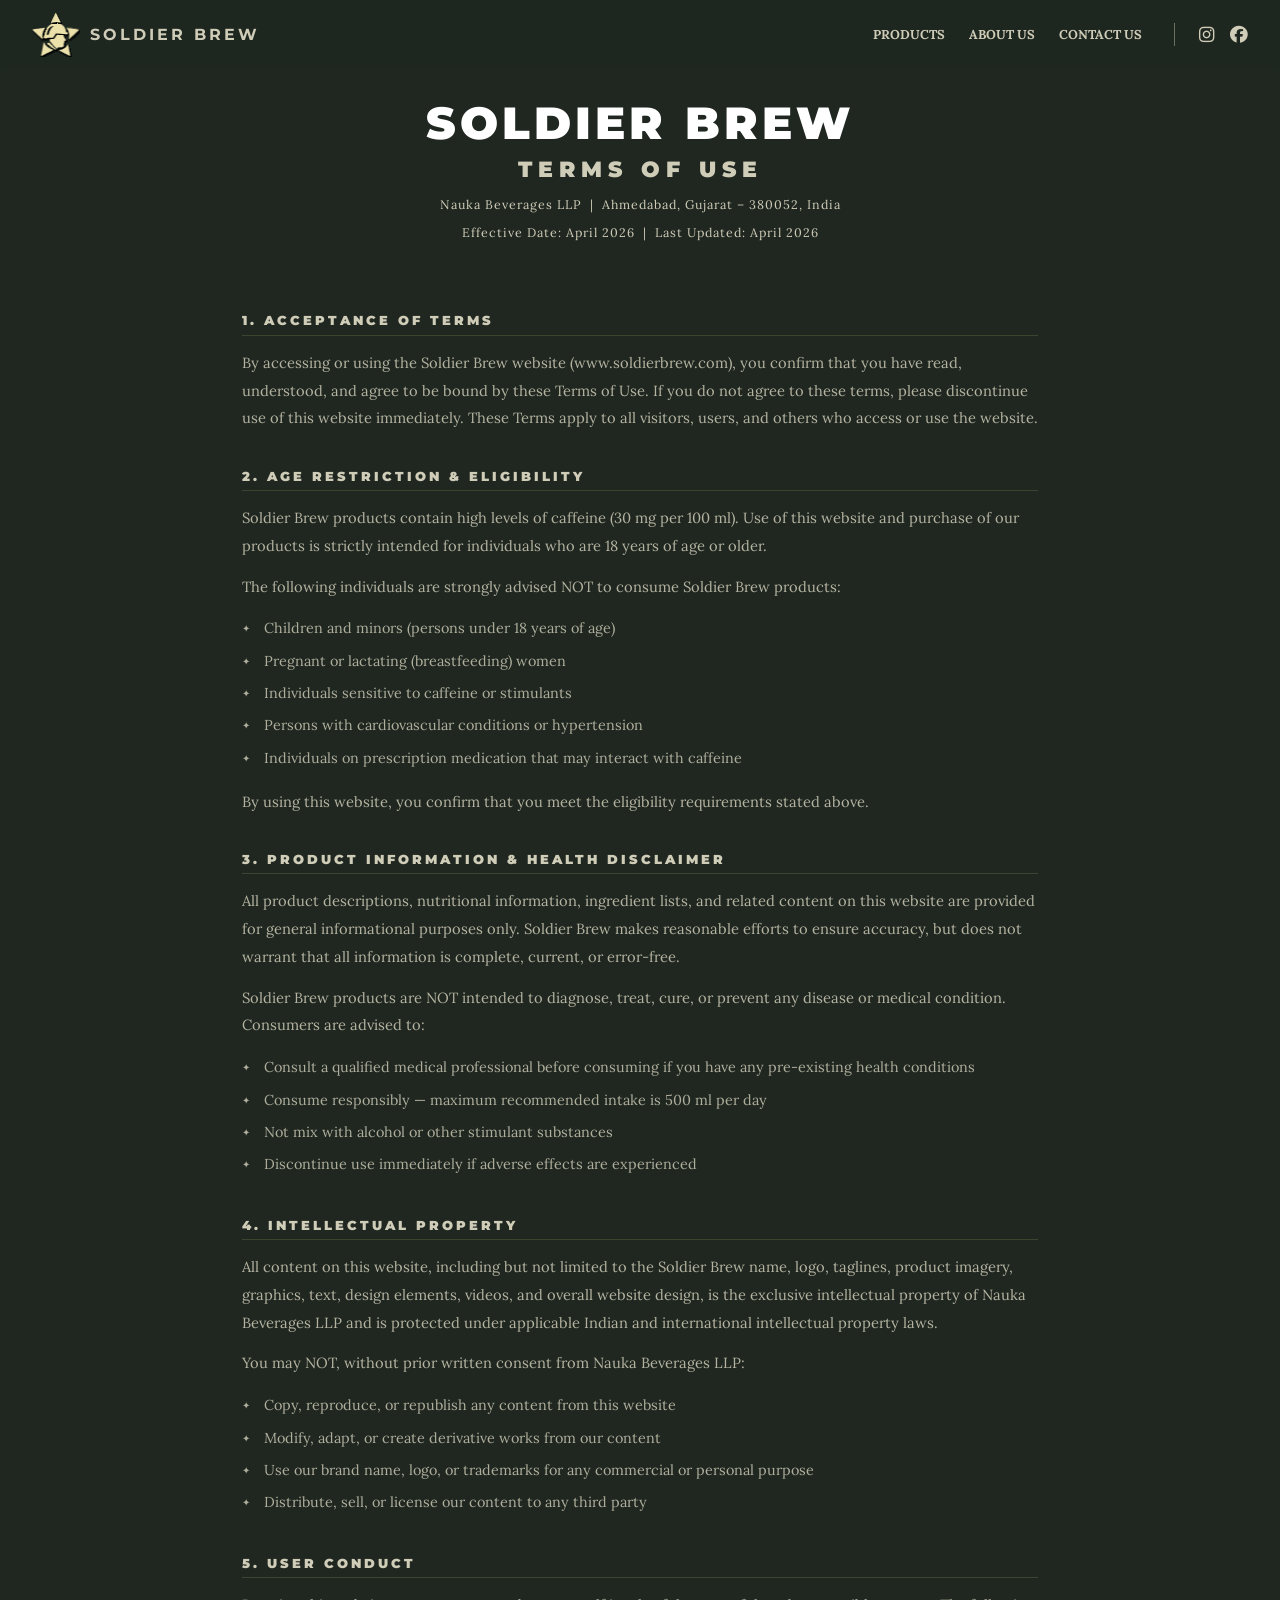
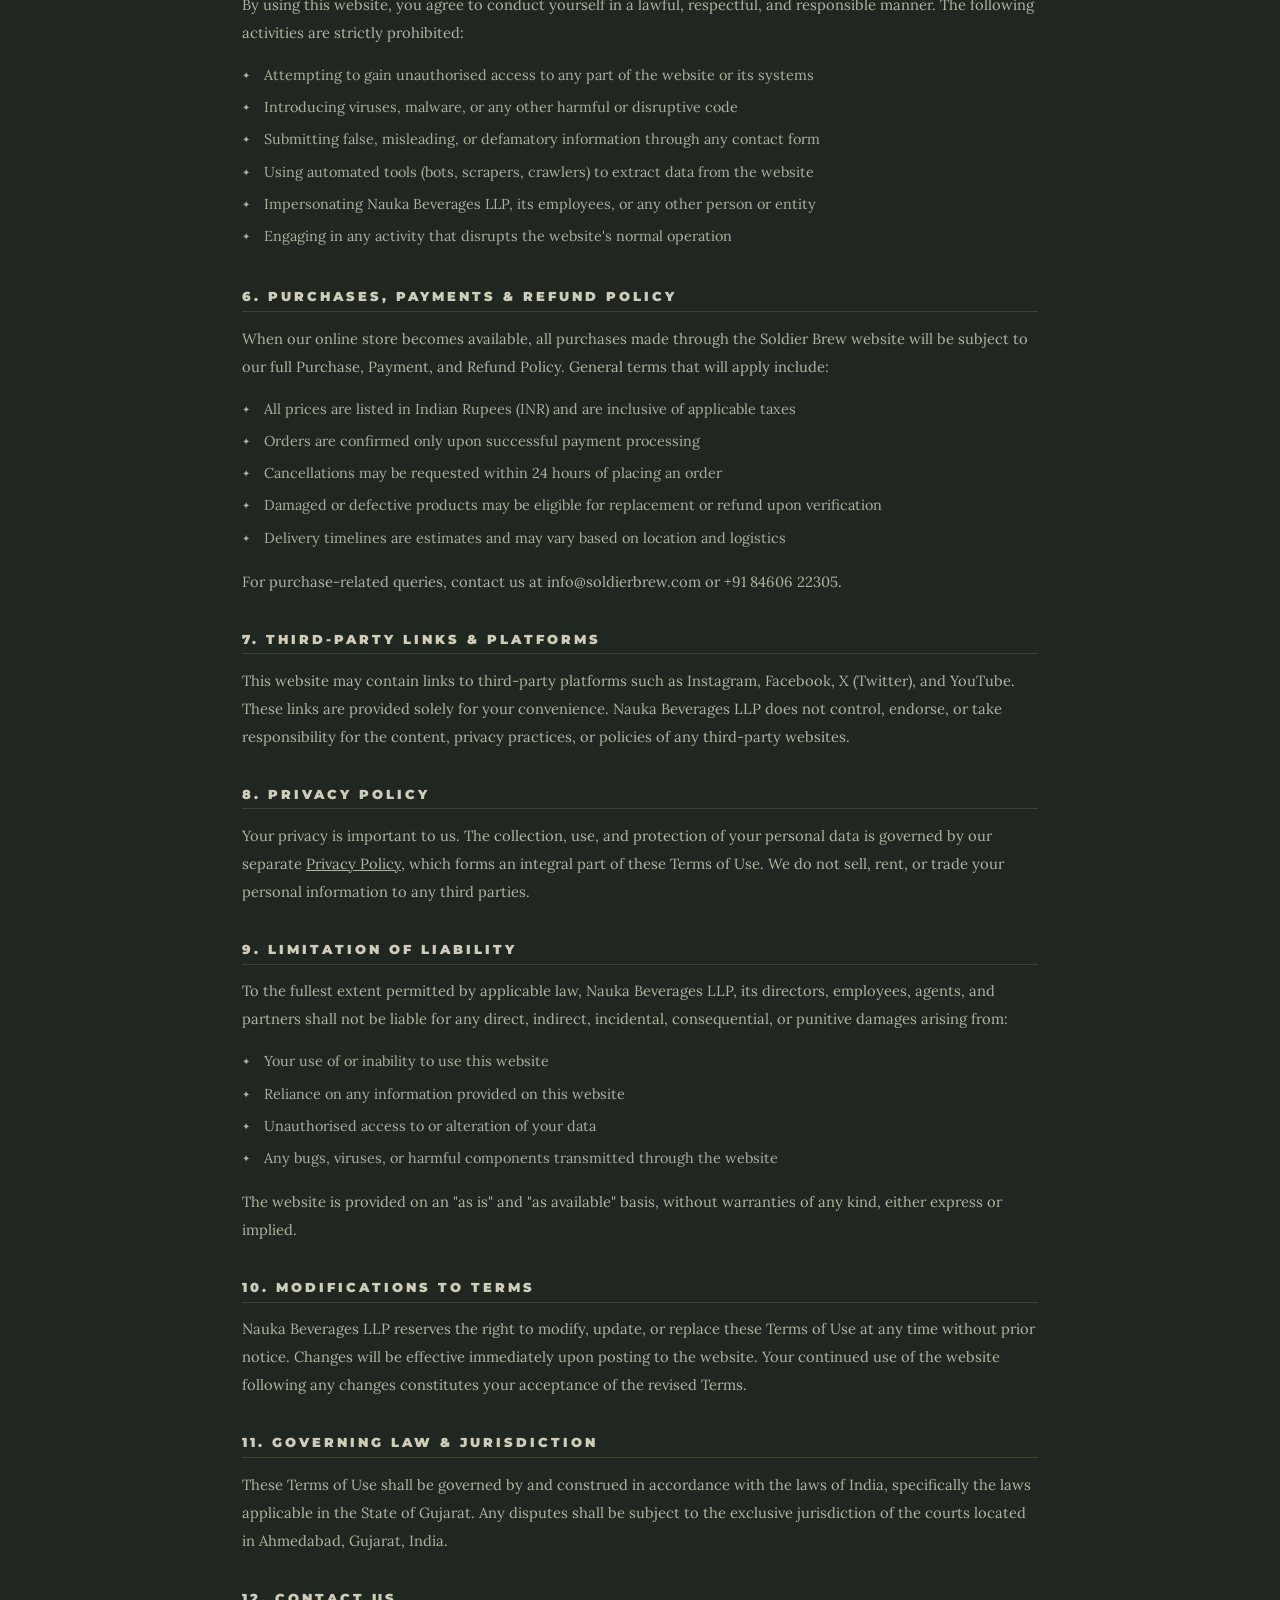
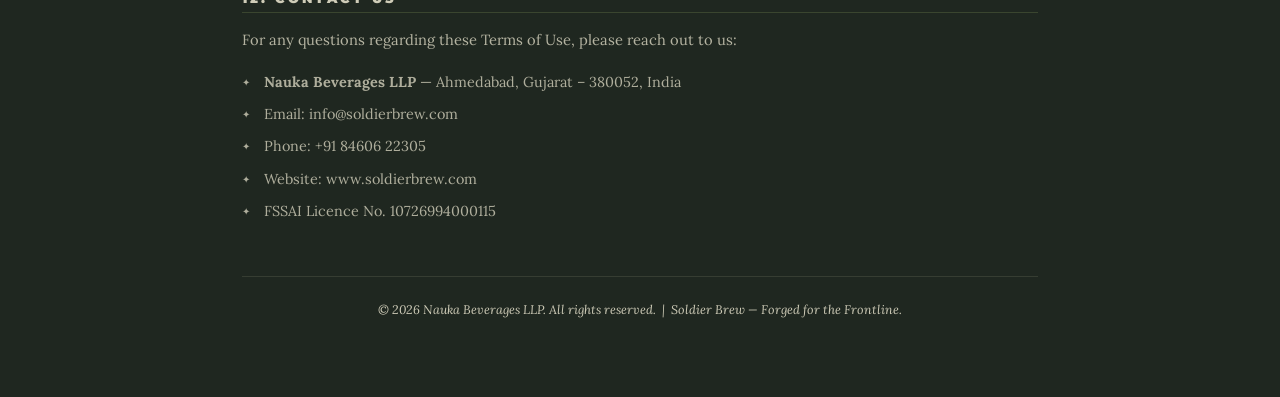
<file: terms.html>
<!DOCTYPE html>
<html lang="en">
<head>
    <meta charset="UTF-8"/>
    <meta name="viewport" content="width=device-width, initial-scale=1.0"/>
    <link rel="icon" type="image/png" href="[data-uri]">
    <link rel="preconnect" href="https://fonts.googleapis.com">
    <link href="https://fonts.googleapis.com/css2?family=Montserrat:wght@900&family=Lora:wght@400;700&display=swap" rel="stylesheet">
    <link rel="stylesheet" href="https://cdnjs.cloudflare.com/ajax/libs/font-awesome/6.5.0/css/all.min.css"/>
    <link rel="stylesheet" href="style.css">

    <script async src="https://www.googletagmanager.com/gtag/js?id=G-ZJBKX8CW5R"></script>
  <script>
    window.dataLayer = window.dataLayer || [];
    function gtag(){dataLayer.push(arguments);}
    gtag('js', new Date());
    gtag('config', 'G-ZJBKX8CW5R');
  </script>
</head>
<body>
    <nav class="navbar">
        <a href="#" class="logo-container" style="text-decoration:none; cursor:pointer;">
            <svg class="logo-img" viewBox="0 0 354 323" fill="none" xmlns="http://www.w3.org/2000/svg">
                <g filter="url(#filter0_dd_101_147)">
                    <g filter="url(#filter1_d_101_147)">
                        <path d="M220.227 86.036C220.85 86.4318 221.474 86.8276 222.116 87.2354C223.553 88.1863 224.936 89.2127 226.305 90.2535C226.305 90.8102 226.305 91.3669 226.305 91.9405C227.046 92.2259 227.046 92.2259 227.801 92.5171C234.238 96.1313 238.813 104.091 241.937 110.497C242.31 111.258 242.684 112.019 243.07 112.804C246.544 120.352 248.572 128.189 249.264 136.435C249.445 139.158 249.445 139.158 251.109 140.336C252.384 140.653 253.66 140.965 254.939 141.265C255.555 141.411 256.172 141.556 256.808 141.706C257.401 141.828 257.994 141.95 258.606 142.075C260.173 142.55 260.173 142.55 261.91 144.237C262.232 145.973 262.232 145.973 262.289 147.98C262.324 148.64 262.359 149.3 262.395 149.98C261.91 151.828 261.91 151.828 260.013 153.188C257.321 154.477 255.678 154.685 252.696 154.695C251.229 154.702 251.229 154.702 249.732 154.71C248.664 154.698 247.596 154.687 246.496 154.675C245.368 154.67 244.24 154.664 243.077 154.658C231.639 154.544 220.255 153.673 208.857 152.794C197.31 151.903 185.784 151.287 174.202 150.985C173.939 151.506 173.676 152.027 173.406 152.564C172.412 154.459 171.266 156.141 170.023 157.891C168.264 160.421 166.636 162.957 165.138 165.64C157.191 179.851 157.191 179.851 153.457 181.021C150.449 181.562 147.408 181.603 144.358 181.713C142.884 181.774 141.409 181.835 139.935 181.896C138.782 181.943 138.782 181.943 137.606 181.991C126.184 182.461 114.896 183.022 103.589 184.748C98.1543 185.573 92.868 185.872 87.3627 185.568C85.4493 182.143 84.8874 179.29 85.6259 175.446C86.388 173.702 87.2086 171.981 88.0682 170.28C91.56 163.337 92.896 156.409 94.0215 148.807C96.5129 132.04 101.787 116.727 113.414 103.749C114.036 103.015 114.657 102.281 115.297 101.525C120.893 95.1679 127.117 90.5869 134.256 86.036C135.008 85.5402 135.76 85.0444 136.535 84.5336C161.495 68.9027 195.907 70.5859 220.227 86.036ZM127.309 109.654C126.592 110.28 125.876 110.906 125.138 111.552C117.456 119.76 114.474 131.365 111.461 141.812C111.236 142.576 111.012 143.34 110.781 144.127C109.298 149.436 108.269 154.743 108.204 160.263C109.196 161.409 109.196 161.409 111.84 161.318C116.509 161.02 119.126 159.913 122.261 156.52C123.997 153.207 124.745 150.161 125.599 146.556C128.223 136.69 131.474 126.372 137.729 118.089C138.215 117.423 138.701 116.758 139.202 116.072C143.028 111.127 147.42 107.023 152.228 102.998C154.769 100.828 156.349 99.451 156.834 96.1579C155.811 94.9798 155.811 94.9798 152.926 95.1035C141.793 95.3533 134.785 102.319 127.309 109.654Z" fill="#ECE1AA"/>
                    </g>
                    <g filter="url(#filter2_d_101_147)">
                        <path d="M188.552 160.059C189.121 160.069 189.69 160.079 190.277 160.09C192.157 160.13 194.036 160.194 195.916 160.263C196.885 160.297 196.885 160.297 197.872 160.331C201.939 160.48 206.002 160.673 210.065 160.891C212.175 161.003 214.286 161.103 216.396 161.202C217.751 161.273 219.105 161.344 220.459 161.416C221.084 161.444 221.709 161.473 222.353 161.502C228.324 161.846 228.324 161.846 230.652 163.637C231.365 165.496 231.365 165.496 231.822 167.785C233.197 173.315 235.78 177.654 238.847 182.457C239.345 183.258 239.843 184.059 240.355 184.884C242.372 188.114 244.408 191.311 246.626 194.415C248.174 196.767 248.352 198.012 248.02 200.751C245.716 202.093 244.115 202.495 241.398 202.859C238.412 203 238.412 203 236.731 204.968C236.585 207.158 236.585 207.158 236.731 209.66C236.867 218.853 236.867 218.853 234.994 222.681C233.189 223.729 233.189 223.729 231.52 224.368C231.655 225.074 231.789 225.78 231.927 226.507C233.927 239.173 233.927 239.173 231.307 244.128C227.201 248.429 221.775 250.288 215.817 250.703C212.87 250.735 209.934 250.696 206.988 250.622C204.994 250.585 202.999 250.552 201.005 250.523C200.131 250.503 199.258 250.482 198.358 250.461C195.96 250.516 193.879 250.712 191.574 251.36C190.576 253.256 190.576 253.256 189.838 255.577C187.048 260.274 187.048 260.274 184.681 261.535C180.432 261.41 177.413 258.02 174.641 255.208C172.629 253.203 170.721 251.351 168.453 249.62C165.99 247.668 164.049 245.476 161.991 243.129C160.267 241.187 158.475 239.32 156.676 237.442C152.286 232.728 148.449 227.657 144.566 222.55C142.52 219.865 140.4 217.254 138.223 214.668C129.973 204.648 129.973 204.648 130.359 198.263C131.079 195.352 132.7 194.032 135.129 192.316C138.505 191.138 142.111 191.254 145.658 191.103C147.635 190.991 149.611 190.868 151.588 190.741C153.075 190.647 154.563 190.57 156.052 190.497C159.373 190.138 161.313 189.679 163.677 187.311C165.303 185.108 166.714 182.843 168.128 180.507C169.295 178.797 170.471 177.092 171.656 175.393C173.306 172.982 174.951 170.569 176.581 168.144C177.033 167.475 177.486 166.805 177.951 166.115C178.342 165.531 178.733 164.947 179.135 164.345C182.017 160.456 183.473 159.947 188.552 160.059Z" fill="#ECE1AA"/>
                    </g>
                    <g filter="url(#filter3_d_101_147)">
                        <path d="M85.6286 216.777C89.3321 218.05 90.4609 220.295 92.3586 223.525C95.1131 228.107 98.1719 232.189 101.721 236.24C102.996 237.864 102.996 237.864 102.996 239.551C103.856 239.83 104.716 240.108 105.602 240.395C105.602 240.952 105.602 241.508 105.602 242.082C106.461 242.36 107.321 242.639 108.207 242.925C108.207 243.482 108.207 244.039 108.207 244.612C108.719 244.837 109.232 245.062 109.76 245.294C111.714 246.317 113.013 247.397 114.611 248.882C119.532 253.169 125.147 256.479 130.785 259.795C131.289 260.092 131.793 260.389 132.312 260.695C135.649 262.607 138.987 264.079 142.617 265.383C143.559 265.725 144.502 266.066 145.473 266.418C146.8 266.897 146.8 266.897 148.153 267.387C149.602 267.944 151.05 268.505 152.495 269.074C152.495 270.187 152.495 271.3 152.495 272.447C151.084 273.647 151.084 273.647 149.021 274.767C148.228 275.2 147.434 275.633 146.616 276.078C142.884 277.981 139.125 279.824 135.345 281.634C131.214 283.612 127.134 285.668 123.078 287.788C118.917 289.963 114.731 292.067 110.493 294.098C107.643 295.499 104.832 296.968 102.019 298.438C96.815 301.156 91.5591 303.755 86.258 306.29C81.9944 308.34 77.8541 310.554 73.7594 312.909C71.4791 313.888 69.8589 313.949 67.3923 313.778C67.2413 309.327 67.7795 305.287 68.7594 300.932C68.9018 300.274 69.0441 299.617 69.1908 298.94C69.4956 297.533 69.803 296.128 70.1127 294.722C70.9321 290.999 71.7304 287.272 72.5281 283.545C72.6871 282.803 72.8461 282.061 73.0099 281.296C74.3052 275.218 75.4741 269.127 76.5647 263.011C78.2383 253.639 80.0598 244.3 81.9379 234.965C82.0725 234.295 82.2072 233.626 82.3459 232.936C83.4303 227.548 84.5164 222.16 85.6286 216.777Z" fill="#ECE1AA"/>
                    </g>
                    <g filter="url(#filter4_d_101_147)">
                        <path d="M94.3128 108.81C93.8442 112.679 92.1725 114.885 89.9708 118.089C81.5231 132.727 75.9451 148.279 75.8595 165.219C75.856 165.824 75.8526 166.429 75.8491 167.052C75.9086 172.569 76.7458 177.872 77.8312 183.279C78.7597 187.947 78.7597 187.947 77.8134 189.785C73.8101 189.07 71.7813 186.71 69.0752 183.933C65.453 180.25 65.453 180.25 61.3139 177.133C61.3139 176.576 61.3139 176.019 61.3139 175.446C60.0243 175.028 60.0243 175.028 58.7087 174.602C58.7087 174.046 58.7087 173.489 58.7087 172.915C58.243 172.724 57.7774 172.533 57.2976 172.335C52.7873 169.914 49.2753 166.323 45.6828 162.793C43.1703 160.331 40.655 157.872 38.1387 155.413C37.4687 154.755 36.7987 154.097 36.1085 153.42C35.4676 152.794 34.8267 152.169 34.1665 151.525C33.5847 150.956 33.003 150.386 32.4036 149.799C30.9861 148.387 30.9861 148.387 29.1834 147.611C29.1834 147.054 29.1834 146.497 29.1834 145.924C28.6924 145.722 28.2015 145.52 27.6957 145.312C25.2882 144.008 23.6602 142.436 21.724 140.53C20.9712 139.793 20.2184 139.057 19.4428 138.298C18.6631 137.526 17.8835 136.755 17.0802 135.96C16.3038 135.198 15.5275 134.437 14.7277 133.652C13.2745 132.226 11.8231 130.798 10.3741 129.368C8.25907 127.285 6.13151 125.216 4 123.149C4.28657 122.593 4.57314 122.036 4.86839 121.462C15.3913 118.248 26.981 117.451 37.8673 115.98C39.7003 115.729 41.5331 115.477 43.366 115.225C50.5499 114.241 57.7346 113.264 64.9259 112.332C65.7828 112.22 66.6397 112.108 67.5225 111.993C69.1249 111.786 70.7275 111.58 72.3305 111.376C78.0486 110.634 83.6511 109.588 89.2755 108.349C91.7076 107.967 91.7076 107.967 94.3128 108.81Z" fill="#ECE1AA"/>
                    </g>
                    <g filter="url(#filter5_d_101_147)">
                        <path d="M255.829 108.81C262.422 109.394 268.968 110.207 275.524 111.094C276.572 111.234 277.62 111.375 278.7 111.52C280.917 111.817 283.135 112.116 285.352 112.415C288.655 112.861 291.959 113.305 295.263 113.748C300.701 114.478 306.137 115.215 311.574 115.954C314.966 116.413 318.36 116.865 321.753 117.316C323.951 117.612 326.149 117.908 328.347 118.204C329.869 118.404 329.869 118.404 331.422 118.607C335.919 119.219 340.158 119.82 344.405 121.463C343.9 124.427 342.839 125.831 340.664 127.934C340.087 128.494 339.51 129.054 338.915 129.631C338.006 130.493 338.006 130.493 337.078 131.374C336.476 131.962 335.873 132.55 335.252 133.156C330.743 137.489 330.743 137.489 328.774 137.489C328.488 138.324 328.201 139.159 327.906 140.019C327.333 140.019 326.76 140.019 326.169 140.019C325.883 140.854 325.596 141.69 325.301 142.55C323.94 143.851 323.94 143.851 322.207 145.239C318.399 148.377 314.902 151.741 311.406 155.202C307.417 159.153 303.377 162.958 299.042 166.553C297.49 167.832 297.49 167.832 296.118 169.288C294.907 170.385 294.907 170.385 293.17 170.385C292.74 171.638 292.74 171.638 292.302 172.916C291.729 172.916 291.156 172.916 290.565 172.916C290.135 174.168 290.135 174.168 289.697 175.446C289.124 175.446 288.55 175.446 287.96 175.446C287.53 176.699 287.53 176.699 287.091 177.977C285.67 179.337 285.67 179.337 283.889 180.771C281.538 182.684 279.421 184.615 277.376 186.833C274.934 188.942 274.934 188.942 272.437 188.836C271.828 188.593 271.219 188.349 270.592 188.098C270.861 187.072 271.129 186.046 271.406 184.988C273.186 177.191 273.471 169.071 273.197 161.107C273.173 160.277 273.148 159.447 273.123 158.593C272.337 143.674 266.703 125.673 256.457 114.184C255.963 113.524 255.47 112.864 254.961 112.184C255.302 110.372 255.302 110.372 255.829 108.81Z" fill="#ECE1AA"/>
                    </g>
                    <g filter="url(#filter6_d_101_147)">
                        <path d="M262.781 231.116C263.641 231.395 264.5 231.673 265.386 231.96C268.096 244.387 270.346 256.887 272.571 269.402C273.842 276.541 275.136 283.674 276.519 290.793C276.643 291.438 276.768 292.082 276.896 292.746C277.482 295.783 278.075 298.817 278.681 301.85C278.888 302.919 279.095 303.988 279.307 305.09C279.584 306.484 279.584 306.484 279.865 307.906C280.148 310.395 279.94 312.216 279.28 314.622C275.6 313.835 272.528 312.192 269.24 310.457C267.895 309.757 266.551 309.058 265.206 308.358C264.514 307.997 263.821 307.635 263.108 307.262C259.895 305.588 256.671 303.936 253.446 302.286C252.785 301.947 252.124 301.609 251.443 301.26C247.083 299.032 242.709 296.83 238.327 294.642C237.219 294.088 236.111 293.534 235.003 292.98C232.853 291.905 230.7 290.833 228.546 289.763C221.309 286.147 214.245 282.314 207.204 278.352C205.179 277.225 203.152 276.101 201.125 274.978C201.412 274.143 201.698 273.308 201.993 272.447C203.71 271.825 203.71 271.825 206.01 271.34C212.46 269.78 218.484 267.404 224.572 264.856C225.469 264.484 226.367 264.112 227.292 263.729C240.621 257.756 251.268 247.949 259.307 236.177C259.878 235.354 259.878 235.354 260.461 234.513C261.24 233.385 262.012 232.252 262.781 231.116Z" fill="#ECE1AA"/>
                    </g>
                    <g filter="url(#filter7_d_101_147)">
                        <path d="M172.466 0C173.99 0.0593079 173.99 0.0593079 175.94 0.84349C177.245 2.77366 178.312 4.58684 179.359 6.64249C179.639 7.1644 179.918 7.68631 180.206 8.22403C182.308 12.2029 184.198 16.2703 186.091 20.3459C188.006 24.4325 190.005 28.4795 192.005 32.5271C192.445 33.4222 192.886 34.3174 193.339 35.2396C195.782 40.182 198.281 45.0889 200.869 49.9603C201.392 50.9508 201.915 51.9413 202.453 52.9618C203.468 54.8777 204.493 56.7885 205.53 58.6936C206.218 59.9959 206.218 59.9959 206.921 61.3244C207.332 62.0869 207.743 62.8493 208.167 63.6349C209.063 66.1377 208.839 67.5015 208.071 70.0097C207.409 69.8466 206.747 69.6835 206.066 69.5155C205.169 69.2958 204.272 69.0762 203.349 68.8499C202.034 68.527 202.034 68.527 200.693 68.1975C199.688 67.9605 198.684 67.7234 197.65 67.4792C196.822 67.256 196.822 67.256 195.977 67.0282C189.911 65.5099 183.915 65.4681 177.677 65.4759C176.562 65.4773 175.446 65.4787 174.297 65.4801C162.584 65.6263 152.627 67.5045 142.073 72.5402C141.5 72.5402 140.926 72.5402 140.336 72.5402C140.759 67.734 141.677 64.2611 143.918 59.8878C144.474 58.7815 145.028 57.6744 145.58 56.5666C145.864 56.0023 146.147 55.4379 146.439 54.8565C147.81 52.0672 149.064 49.2306 150.322 46.392C152.498 41.5122 154.764 36.6823 157.1 31.8733C159.107 27.7267 161.017 23.5425 162.914 19.3476C165.886 12.7874 169.091 6.37326 172.466 0Z" fill="#ECE1AA"/>
                    </g>
                    <g filter="url(#filter8_d_101_147)">
                        <path d="M125.355 218.675C129.948 221.576 133.617 224.397 137.064 228.53C138.719 230.406 140.484 231.971 142.4 233.594C146.665 237.23 150.631 241.108 154.612 245.034C159.418 249.764 164.255 254.122 169.646 258.217C172.42 260.458 174.582 262.951 176.81 265.699C175.762 266.988 175.762 266.988 174.205 268.23C172.295 268.286 172.295 268.286 170.135 267.861C169.433 267.74 168.731 267.62 168.008 267.495C165.062 266.367 162.96 264.791 160.478 262.905C158.531 261.45 156.537 260.102 154.5 258.767C153.806 258.311 153.111 257.856 152.395 257.386C150.976 256.46 149.556 255.535 148.135 254.612C143.838 251.789 139.874 248.797 135.996 245.456C134.737 244.445 133.471 243.443 132.197 242.451C131.474 241.888 130.75 241.324 130.005 240.744C127.867 239.127 125.712 237.55 123.533 235.986C122.869 235.505 122.204 235.024 121.519 234.528C120.189 233.567 118.853 232.614 117.511 231.67C111.79 227.523 111.79 227.523 110.812 223.525C114.752 218.332 118.736 215.748 125.355 218.675Z" fill="#ECE1AA"/>
                    </g>
                </g>
                <defs>
                    <filter id="filter0_dd_101_147" x="0" y="0" width="348.406" height="322.622" filterUnits="userSpaceOnUse" color-interpolation-filters="sRGB">
                        <feFlood flood-opacity="0" result="BackgroundImageFix"/>
                        <feColorMatrix in="SourceAlpha" type="matrix" values="0 0 0 0 0 0 0 0 0 0 0 0 0 0 0 0 0 0 127 0" result="hardAlpha"/>
                        <feOffset dy="4"/>
                        <feGaussianBlur stdDeviation="2"/>
                        <feComposite in2="hardAlpha" operator="out"/>
                        <feColorMatrix type="matrix" values="0 0 0 0 0 0 0 0 0 0 0 0 0 0 0 0 0 0 0.25 0"/>
                        <feBlend mode="normal" in2="BackgroundImageFix" result="effect1_dropShadow_101_147"/>
                        <feColorMatrix in="SourceAlpha" type="matrix" values="0 0 0 0 0 0 0 0 0 0 0 0 0 0 0 0 0 0 127 0" result="hardAlpha"/>
                        <feOffset dy="4"/>
                        <feGaussianBlur stdDeviation="2"/>
                        <feComposite in2="hardAlpha" operator="out"/>
                        <feColorMatrix type="matrix" values="0 0 0 0 0 0 0 0 0 0 0 0 0 0 0 0 0 0 0.25 0"/>
                        <feBlend mode="normal" in2="effect1_dropShadow_101_147" result="effect2_dropShadow_101_147"/>
                        <feBlend mode="normal" in="SourceGraphic" in2="effect2_dropShadow_101_147" result="shape"/>
                    </filter>
                    <filter id="filter1_d_101_147" x="85.3125" y="73.5989" width="186.086" height="120.085" filterUnits="userSpaceOnUse" color-interpolation-filters="sRGB">
                        <feFlood flood-opacity="0" result="BackgroundImageFix"/>
                        <feColorMatrix in="SourceAlpha" type="matrix" values="0 0 0 0 0 0 0 0 0 0 0 0 0 0 0 0 0 0 127 0" result="hardAlpha"/>
                        <feOffset dx="5" dy="4"/>
                        <feGaussianBlur stdDeviation="2"/>
                        <feComposite in2="hardAlpha" operator="out"/>
                        <feColorMatrix type="matrix" values="0 0 0 0 0 0 0 0 0 0 0 0 0 0 0 0 0 0 1 0"/>
                        <feBlend mode="normal" in2="BackgroundImageFix" result="effect1_dropShadow_101_147"/>
                        <feBlend mode="normal" in="SourceGraphic" in2="effect1_dropShadow_101_147" result="shape"/>
                    </filter>
                    <filter id="filter2_d_101_147" x="130.234" y="160.045" width="126.93" height="109.489" filterUnits="userSpaceOnUse" color-interpolation-filters="sRGB">
                        <feFlood flood-opacity="0" result="BackgroundImageFix"/>
                        <feColorMatrix in="SourceAlpha" type="matrix" values="0 0 0 0 0 0 0 0 0 0 0 0 0 0 0 0 0 0 127 0" result="hardAlpha"/>
                        <feOffset dx="5" dy="4"/>
                        <feGaussianBlur stdDeviation="2"/>
                        <feComposite in2="hardAlpha" operator="out"/>
                        <feColorMatrix type="matrix" values="0 0 0 0 0 0 0 0 0 0 0 0 0 0 0 0 0 0 1 0"/>
                        <feBlend mode="normal" in2="BackgroundImageFix" result="effect1_dropShadow_101_147"/>
                        <feBlend mode="normal" in="SourceGraphic" in2="effect1_dropShadow_101_147" result="shape"/>
                    </filter>
                    <filter id="filter3_d_101_147" x="67.3672" y="216.777" width="94.125" height="105.075" filterUnits="userSpaceOnUse" color-interpolation-filters="sRGB">
                        <feFlood flood-opacity="0" result="BackgroundImageFix"/>
                        <feColorMatrix in="SourceAlpha" type="matrix" values="0 0 0 0 0 0 0 0 0 0 0 0 0 0 0 0 0 0 127 0" result="hardAlpha"/>
                        <feOffset dx="5" dy="4"/>
                        <feGaussianBlur stdDeviation="2"/>
                        <feComposite in2="hardAlpha" operator="out"/>
                        <feColorMatrix type="matrix" values="0 0 0 0 0 0 0 0 0 0 0 0 0 0 0 0 0 0 1 0"/>
                        <feBlend mode="normal" in2="BackgroundImageFix" result="effect1_dropShadow_101_147"/>
                        <feBlend mode="normal" in="SourceGraphic" in2="effect1_dropShadow_101_147" result="shape"/>
                    </filter>
                    <filter id="filter4_d_101_147" x="4" y="108.103" width="99.3125" height="89.682" filterUnits="userSpaceOnUse" color-interpolation-filters="sRGB">
                        <feFlood flood-opacity="0" result="BackgroundImageFix"/>
                        <feColorMatrix in="SourceAlpha" type="matrix" values="0 0 0 0 0 0 0 0 0 0 0 0 0 0 0 0 0 0 127 0" result="hardAlpha"/>
                        <feOffset dx="5" dy="4"/>
                        <feGaussianBlur stdDeviation="2"/>
                        <feComposite in2="hardAlpha" operator="out"/>
                        <feColorMatrix type="matrix" values="0 0 0 0 0 0 0 0 0 0 0 0 0 0 0 0 0 0 1 0"/>
                        <feBlend mode="normal" in2="BackgroundImageFix" result="effect1_dropShadow_101_147"/>
                        <feBlend mode="normal" in="SourceGraphic" in2="effect1_dropShadow_101_147" result="shape"/>
                    </filter>
                    <filter id="filter5_d_101_147" x="254.961" y="108.81" width="98.4453" height="88.0612" filterUnits="userSpaceOnUse" color-interpolation-filters="sRGB">
                        <feFlood flood-opacity="0" result="BackgroundImageFix"/>
                        <feColorMatrix in="SourceAlpha" type="matrix" values="0 0 0 0 0 0 0 0 0 0 0 0 0 0 0 0 0 0 127 0" result="hardAlpha"/>
                        <feOffset dx="5" dy="4"/>
                        <feGaussianBlur stdDeviation="2"/>
                        <feComposite in2="hardAlpha" operator="out"/>
                        <feColorMatrix type="matrix" values="0 0 0 0 0 0 0 0 0 0 0 0 0 0 0 0 0 0 1 0"/>
                        <feBlend mode="normal" in2="BackgroundImageFix" result="effect1_dropShadow_101_147"/>
                        <feBlend mode="normal" in="SourceGraphic" in2="effect1_dropShadow_101_147" result="shape"/>
                    </filter>
                    <filter id="filter6_d_101_147" x="201.125" y="231.116" width="87.8594" height="91.5056" filterUnits="userSpaceOnUse" color-interpolation-filters="sRGB">
                        <feFlood flood-opacity="0" result="BackgroundImageFix"/>
                        <feColorMatrix in="SourceAlpha" type="matrix" values="0 0 0 0 0 0 0 0 0 0 0 0 0 0 0 0 0 0 127 0" result="hardAlpha"/>
                        <feOffset dx="5" dy="4"/>
                        <feGaussianBlur stdDeviation="2"/>
                        <feComposite in2="hardAlpha" operator="out"/>
                        <feColorMatrix type="matrix" values="0 0 0 0 0 0 0 0 0 0 0 0 0 0 0 0 0 0 1 0"/>
                        <feBlend mode="normal" in2="BackgroundImageFix" result="effect1_dropShadow_101_147"/>
                        <feBlend mode="normal" in="SourceGraphic" in2="effect1_dropShadow_101_147" result="shape"/>
                    </filter>
                    <filter id="filter7_d_101_147" x="140.336" y="0" width="77.4141" height="80.5402" filterUnits="userSpaceOnUse" color-interpolation-filters="sRGB">
                        <feFlood flood-opacity="0" result="BackgroundImageFix"/>
                        <feColorMatrix in="SourceAlpha" type="matrix" values="0 0 0 0 0 0 0 0 0 0 0 0 0 0 0 0 0 0 127 0" result="hardAlpha"/>
                        <feOffset dx="5" dy="4"/>
                        <feGaussianBlur stdDeviation="2"/>
                        <feComposite in2="hardAlpha" operator="out"/>
                        <feColorMatrix type="matrix" values="0 0 0 0 0 0 0 0 0 0 0 0 0 0 0 0 0 0 1 0"/>
                        <feBlend mode="normal" in2="BackgroundImageFix" result="effect1_dropShadow_101_147"/>
                        <feBlend mode="normal" in="SourceGraphic" in2="effect1_dropShadow_101_147" result="shape"/>
                    </filter>
                    <filter id="filter8_d_101_147" x="110.812" y="217.448" width="75" height="58.8076" filterUnits="userSpaceOnUse" color-interpolation-filters="sRGB">
                        <feFlood flood-opacity="0" result="BackgroundImageFix"/>
                        <feColorMatrix in="SourceAlpha" type="matrix" values="0 0 0 0 0 0 0 0 0 0 0 0 0 0 0 0 0 0 127 0" result="hardAlpha"/>
                        <feOffset dx="5" dy="4"/>
                        <feGaussianBlur stdDeviation="2"/>
                        <feComposite in2="hardAlpha" operator="out"/>
                        <feColorMatrix type="matrix" values="0 0 0 0 0 0 0 0 0 0 0 0 0 0 0 0 0 0 1 0"/>
                        <feBlend mode="normal" in2="BackgroundImageFix" result="effect1_dropShadow_101_147"/>
                        <feBlend mode="normal" in="SourceGraphic" in2="effect1_dropShadow_101_147" result="shape"/>
                    </filter>
                </defs>
            </svg>
            <h2>Soldier Brew</h2>
        </a>

        <div class="nav-right">
            <div class="nav-links">
                <a href="#products">Products</a>
                <a href="#mission">About Us</a>
                <a href="#contact">Contact Us</a>
            </div>
            <div class="header-socials">
                <a href="https://instagram.com" target="_blank"><i class="fab fa-instagram"></i></a>
                <a href="https://facebook.com" target="_blank"><i class="fab fa-facebook"></i></a>
            </div>
        </div>
        <button class="hamburger" id="hamburgerBtn" aria-label="Open menu">
            <span></span><span></span><span></span>
        </button>
    </nav>

    <!-- MOBILE NAV DRAWER -->
    <div class="mobile-nav" id="mobileNav">
        <button class="mobile-nav-close" id="mobileNavClose" aria-label="Close menu"><i class="fas fa-times"></i></button>
        <a href="#products" class="mobile-nav-link">Products</a>
        <a href="#mission" class="mobile-nav-link">About Us</a>
        <a href="#contact" class="mobile-nav-link">Contact Us</a>
        <div class="mobile-socials">
            <a href="https://instagram.com/soldierbrew.india" target="_blank"><i class="fab fa-instagram"></i></a>
            <a href="https://facebook.com" target="_blank"><i class="fab fa-facebook-f"></i></a>
            <a href="https://twitter.com" target="_blank"><i class="fab fa-x-twitter"></i></a>
        </div>
    </div>
    <div class="page-content">
        <div class="page-header">
            <div class="brand-title">SOLDIER BREW</div>
            <div class="page-title">TERMS OF USE</div>
            <div class="meta">Nauka Beverages LLP &nbsp;|&nbsp; Ahmedabad, Gujarat – 380052, India</div>
            <div class="meta">Effective Date: April 2026 &nbsp;|&nbsp; Last Updated: April 2026</div>
        </div>

        <div class="sec-h1">1. Acceptance of Terms</div>
        <p class="sec-p">By accessing or using the Soldier Brew website (www.soldierbrew.com), you confirm that you have read, understood, and agree to be bound by these Terms of Use. If you do not agree to these terms, please discontinue use of this website immediately. These Terms apply to all visitors, users, and others who access or use the website.</p>

        <div class="sec-h1">2. Age Restriction & Eligibility</div>
        <p class="sec-p">Soldier Brew products contain high levels of caffeine (30 mg per 100 ml). Use of this website and purchase of our products is strictly intended for individuals who are 18 years of age or older.</p>
        <p class="sec-p">The following individuals are strongly advised NOT to consume Soldier Brew products:</p>
        <ul class="sec-ul">
            <li>Children and minors (persons under 18 years of age)</li>
            <li>Pregnant or lactating (breastfeeding) women</li>
            <li>Individuals sensitive to caffeine or stimulants</li>
            <li>Persons with cardiovascular conditions or hypertension</li>
            <li>Individuals on prescription medication that may interact with caffeine</li>
        </ul>
        <p class="sec-p">By using this website, you confirm that you meet the eligibility requirements stated above.</p>

        <div class="sec-h1">3. Product Information & Health Disclaimer</div>
        <p class="sec-p">All product descriptions, nutritional information, ingredient lists, and related content on this website are provided for general informational purposes only. Soldier Brew makes reasonable efforts to ensure accuracy, but does not warrant that all information is complete, current, or error-free.</p>
        <p class="sec-p">Soldier Brew products are NOT intended to diagnose, treat, cure, or prevent any disease or medical condition. Consumers are advised to:</p>
        <ul class="sec-ul">
            <li>Consult a qualified medical professional before consuming if you have any pre-existing health conditions</li>
            <li>Consume responsibly — maximum recommended intake is 500 ml per day</li>
            <li>Not mix with alcohol or other stimulant substances</li>
            <li>Discontinue use immediately if adverse effects are experienced</li>
        </ul>

        <div class="sec-h1">4. Intellectual Property</div>
        <p class="sec-p">All content on this website, including but not limited to the Soldier Brew name, logo, taglines, product imagery, graphics, text, design elements, videos, and overall website design, is the exclusive intellectual property of Nauka Beverages LLP and is protected under applicable Indian and international intellectual property laws.</p>
        <p class="sec-p">You may NOT, without prior written consent from Nauka Beverages LLP:</p>
        <ul class="sec-ul">
            <li>Copy, reproduce, or republish any content from this website</li>
            <li>Modify, adapt, or create derivative works from our content</li>
            <li>Use our brand name, logo, or trademarks for any commercial or personal purpose</li>
            <li>Distribute, sell, or license our content to any third party</li>
        </ul>

        <div class="sec-h1">5. User Conduct</div>
        <p class="sec-p">By using this website, you agree to conduct yourself in a lawful, respectful, and responsible manner. The following activities are strictly prohibited:</p>
        <ul class="sec-ul">
            <li>Attempting to gain unauthorised access to any part of the website or its systems</li>
            <li>Introducing viruses, malware, or any other harmful or disruptive code</li>
            <li>Submitting false, misleading, or defamatory information through any contact form</li>
            <li>Using automated tools (bots, scrapers, crawlers) to extract data from the website</li>
            <li>Impersonating Nauka Beverages LLP, its employees, or any other person or entity</li>
            <li>Engaging in any activity that disrupts the website's normal operation</li>
        </ul>

        <div class="sec-h1">6. Purchases, Payments & Refund Policy</div>
        <p class="sec-p">When our online store becomes available, all purchases made through the Soldier Brew website will be subject to our full Purchase, Payment, and Refund Policy. General terms that will apply include:</p>
        <ul class="sec-ul">
            <li>All prices are listed in Indian Rupees (INR) and are inclusive of applicable taxes</li>
            <li>Orders are confirmed only upon successful payment processing</li>
            <li>Cancellations may be requested within 24 hours of placing an order</li>
            <li>Damaged or defective products may be eligible for replacement or refund upon verification</li>
            <li>Delivery timelines are estimates and may vary based on location and logistics</li>
        </ul>
        <p class="sec-p">For purchase-related queries, contact us at info@soldierbrew.com or +91 84606 22305.</p>

        <div class="sec-h1">7. Third-Party Links & Platforms</div>
        <p class="sec-p">This website may contain links to third-party platforms such as Instagram, Facebook, X (Twitter), and YouTube. These links are provided solely for your convenience. Nauka Beverages LLP does not control, endorse, or take responsibility for the content, privacy practices, or policies of any third-party websites.</p>

        <div class="sec-h1">8. Privacy Policy</div>
        <p class="sec-p">Your privacy is important to us. The collection, use, and protection of your personal data is governed by our separate <a href="privacy.html" style="color:var(--accent);">Privacy Policy</a>, which forms an integral part of these Terms of Use. We do not sell, rent, or trade your personal information to any third parties.</p>

        <div class="sec-h1">9. Limitation of Liability</div>
        <p class="sec-p">To the fullest extent permitted by applicable law, Nauka Beverages LLP, its directors, employees, agents, and partners shall not be liable for any direct, indirect, incidental, consequential, or punitive damages arising from:</p>
        <ul class="sec-ul">
            <li>Your use of or inability to use this website</li>
            <li>Reliance on any information provided on this website</li>
            <li>Unauthorised access to or alteration of your data</li>
            <li>Any bugs, viruses, or harmful components transmitted through the website</li>
        </ul>
        <p class="sec-p">The website is provided on an "as is" and "as available" basis, without warranties of any kind, either express or implied.</p>

        <div class="sec-h1">10. Modifications to Terms</div>
        <p class="sec-p">Nauka Beverages LLP reserves the right to modify, update, or replace these Terms of Use at any time without prior notice. Changes will be effective immediately upon posting to the website. Your continued use of the website following any changes constitutes your acceptance of the revised Terms.</p>

        <div class="sec-h1">11. Governing Law & Jurisdiction</div>
        <p class="sec-p">These Terms of Use shall be governed by and construed in accordance with the laws of India, specifically the laws applicable in the State of Gujarat. Any disputes shall be subject to the exclusive jurisdiction of the courts located in Ahmedabad, Gujarat, India.</p>

        <div class="sec-h1">12. Contact Us</div>
        <p class="sec-p">For any questions regarding these Terms of Use, please reach out to us:</p>
        <ul class="sec-ul">
            <li><strong>Nauka Beverages LLP</strong> — Ahmedabad, Gujarat – 380052, India</li>
            <li>Email: info@soldierbrew.com</li>
            <li>Phone: +91 84606 22305</li>
            <li>Website: www.soldierbrew.com</li>
            <li>FSSAI Licence No. 10726994000115</li>
        </ul>

        <div class="page-footer-note">© 2026 Nauka Beverages LLP. All rights reserved. &nbsp;|&nbsp; Soldier Brew — Forged for the Frontline.</div>
    </div>
</body>
</html>
</file>
<file: style.css>
@media (max-width: 768px) {
    body {
padding-top: 80px;
    }
}
    
:root {
    --color-dark-green: #1F2720;
    --color-deep-green: #2B352E;
    --color-olive-drab: #6B705C;
    --color-khaki: #CFCCB8;
    --color-accent: #8A9F5B;
}

/* TACTICAL ENHANCEMENTS */
* { margin: 0; padding: 0; box-sizing: border-box; }
body { font-family: 'Lora', serif; background-color: var(--color-dark-green); color: var(--color-khaki); overflow-x: hidden; }
h1, h2, h3 { font-family: 'Montserrat', sans-serif; text-transform: uppercase; letter-spacing: 2px; }

/* NAV - TACTICAL LAYOUT */
.navbar {
    position: fixed; top: 0; width: 100%; padding: 0.8rem 2rem;
    display: flex; justify-content: space-between; align-items: center;
    z-index: 1000; background: rgba(31, 39, 32, 0.653); backdrop-filter: blur(5px);
}
.logo-container { display: flex; align-items: center; gap: 10px; }
.logo-img { height: 44px; width: auto; }
.logo-container h2 { font-size: 1rem; letter-spacing: 3px; color: var(--color-khaki); }
.nav-right { display: flex; align-items: center; gap: 2rem; }
.nav-links { display: flex; gap: 1.5rem; align-items: center; }
.nav-links a { color: var(--color-khaki); text-decoration: none; font-weight: bold; text-transform: uppercase; font-size: 0.8rem; transition: color 0.3s; }
.nav-links a:hover { color: var(--color-accent); }
.header-socials { 
    display: flex; gap: 1rem; align-items: center; 
    padding-left: 1.5rem; border-left: 1px solid var(--color-olive-drab);
}
.header-socials a { color: var(--color-khaki); font-size: 1.1rem; transition: 0.3s; }
.header-socials a:hover { color: var(--color-accent); }

/* HAMBURGER */
.hamburger {
    display: none; flex-direction: column; gap: 5px; cursor: pointer;
    background: none; border: none; padding: 4px; z-index: 1100;
}
.hamburger span {
    display: block; width: 24px; height: 2px;
    background: var(--color-khaki); border-radius: 2px; transition: 0.3s;
}
.hamburger.open span:nth-child(1) { transform: translateY(7px) rotate(45deg); }
.hamburger.open span:nth-child(2) { opacity: 0; }
.hamburger.open span:nth-child(3) { transform: translateY(-7px) rotate(-45deg); }

/* MOBILE NAV DRAWER */
.mobile-nav {
    position: fixed;
    top: 0;
    right: -100%;   /* hidden outside */
    width: 75%;     /* sidebar width */
    height: 100vh;

    background: rgba(31, 39, 32, 0.98);
    backdrop-filter: blur(12px);
    z-index: 1050;
    padding-left: 2rem;
    display: flex;
    flex-direction: column;
    justify-content: center;
    align-items: flex-start;
    gap: 1.2rem;
    background: rgba(40, 53, 41, 0.66); /* transparent */
    backdrop-filter: blur(12px);       /* 🔥 blur effect */
    -webkit-backdrop-filter: blur(12px); /* Safari support */
    transition: right 0.4s ease;  /* smooth slide */
}
.mobile-nav.open {
    right: 0;   /* slide inside */
}
.mobile-nav a {
    color: var(--color-khaki); text-decoration: none; 
    font-size: 1rem; font-weight: 900; text-transform: uppercase; letter-spacing: 2px;
    transition: color 0.3s;
}
.mobile-nav a:hover { color: var(--color-accent); }
.mobile-nav .mobile-socials { display: flex; gap: 1.5rem; margin-top: 1rem; }
.mobile-nav .mobile-socials a { font-size: 1.4rem; }
.mobile-nav-close {
    position: absolute; top: 1.2rem; right: 1.5rem;
    background: none; border: none; color: var(--color-khaki);
    font-size: 1.8rem; cursor: pointer;
}
       


/* HERO SECTION */
/* .hero {
    position: relative; height: 90vh; display: flex; margin-top: 11vh;
    align-items: center; justify-content: center; overflow: hidden; text-align: center;
}
#heroVideo {
    position: absolute; top: 50%; left: 50%; min-width: 100%; min-height: 30%;
    transform: translate(-50%, -50%); object-fit: cover; z-index: 0;
} */

/* ── HERO — fully responsive, video fills like background ── */
.hero {
    position: relative;
    width: 100%;
    height: 100svh;          /* full viewport, safe-area aware */
    min-height: 500px;
    overflow: hidden;
    display: flex;
    align-items: center;
    justify-content: center;
}

#heroVideo {
    position: absolute;
    top: 0; left: 0;
    width: 100%;
    height: 100%;
    object-fit: cover;       /* always fills, never distorts */
    object-position: center center;
    z-index: 0;
    display: block;
}

.video-overlay {
    position: absolute;
    inset: 0;
    background: linear-gradient(to bottom,
        rgba(31,39,32,0.3) 0%,
        rgba(0,0,0,0.65) 100%);
    z-index: 1;
}

.hero-content {
    position: absolute;
     top: 50%;
    left: 50%;
   z-index: 2;
    padding: 0 1.5rem;
    padding-top: 70px;       /* offset for fixed navbar */
    max-width: 860px;
    width: 100%;
    text-align: center;
    transform: translate(-50%, -50%); /* center perfectly */
}

.hero-content h1 {
    font-size: clamp(2.2rem, 9vw, 6rem);
    margin-bottom: 1rem;
    color: #fff;
    text-shadow: 0 4px 20px rgba(0,0,0,0.6);
    line-height: 1.1;
}

.hero-content p {
    font-size: clamp(0.85rem, 2.5vw, 1.2rem);
    font-style: italic;
    margin-bottom: 2rem;
    opacity: 0.9;
    line-height: 1.7;
}

@media (max-width: 768px) {

    .hero-content {
        top: 55%; /* thoda niche adjust */
        padding: 0 1rem;
    }

    .hero-content h1 {
        font-size: clamp(1.5rem, 15vw, 1.5rem); /* chota kar diya */
        line-height: 1.2;
    }

    .hero-content p {
        font-size: 0.8rem;
        line-height: 1.4;
        margin-bottom: 1rem;
    }

    .hero-content .btn {
        font-size: 0.75rem;
        padding: 18px 14px;
    }
}
/* BUTTONS */
.btn {
    display: inline-block; padding: 1rem 2.5rem; border: 2px solid var(--color-accent); color: #fff;
    text-decoration: none; font-weight: bold; transition: 0.3s; background: rgba(138, 159, 91, 0.2);
    text-transform: uppercase; letter-spacing: 1px;
}
.btn:hover { background: var(--color-accent); color: var(--color-dark-green); box-shadow: 0 0 20px var(--color-accent); }

/* MISSION SECTION */
.section { padding: 2.5rem 2rem; text-align: center; }
.mission-grid { display: grid; grid-template-columns: repeat(auto-fit, minmax(280px, 1fr)); gap: 1.5rem; margin-top: 1.5rem; }
.mission-card { background: var(--color-deep-green); padding: 2rem; border: 1px solid var(--color-olive-drab); transition: 0.4s; }
.mission-card:hover { border-color: var(--color-accent); transform: translateY(-10px); }
.mission-card i { font-size: 3rem; color: var(--color-accent); margin-bottom: 1.5rem; }

/* PRODUCT SECTION - ANIMATED */
.product-section {
    padding: 3rem 2rem 2rem;
    background: radial-gradient(circle at center, var(--color-deep-green), var(--color-dark-green));
    overflow: hidden;
    position: relative;
}
.product-container {
    max-width: 1200px; margin: 0 auto; display: flex;
    align-items: center; justify-content: space-around; flex-wrap: wrap; gap: 2rem;
    position: relative;
}
.product-display { position: relative; flex: 1; min-width: 280px; text-align: center; z-index: 2;}
.product-image {
    width: 100%; max-width: 320px; filter: drop-shadow(0 20px 50px rgba(0,0,0,0.8));
    animation: floatCan 4s ease-in-out infinite; transition: 0.5s; cursor: pointer;
}

#products-zero .product-image {
    max-width: 350px !important;  /* size increase */
    width: 200% !important;
}
.product-image:hover { transform: scale(1.1) rotate(5deg); }


#products-zero .product-info h2 {

            margin-left: 50px;
}
@keyframes floatCan {
    0%, 100% { transform: translateY(0) rotate(0); }
    50% { transform: translateY(-20px) rotate(-2deg); }
}
.product-info { flex: 1; min-width: 280px; text-align: left;z-index: 1; }
.sku-tag {
    display: inline-block; background: var(--color-accent); color: var(--color-dark-green);
    padding: 0.3rem 1rem; font-weight: 900; text-transform: uppercase; margin-bottom: 1.5rem;
}
.nutrition-brief {
    display: flex; gap: 2rem; margin-bottom: 3rem; border-top: 1px solid var(--color-olive-drab); padding-top: 1.5rem;
}
.stat span { display: block; font-size: 1.5rem; font-weight: 900; color: var(--color-accent); }
.stat label { font-size: 0.7rem; text-transform: uppercase; opacity: 0.6; }

/* FULL WIDTH TACTICAL VIDEO SECTION */
.brand-video-section {
    width: 100%;
    background: var(--color-dark-green);
    padding: 0; /* No padding for full width */
    overflow: hidden;
}

.video-wrapper {
    width: 100vw;
    position: relative;
    line-height: 0;
}

#missionVideo , #brandVideo{
    width: 100%;
    height: auto;
    object-fit: cover;
    display: block;
}
@media (max-width: 768px) {
    #missionVideo , #brandVideo{
       height: min(65vh, 380px);      
object-fit: cover;  
    }
}



/* Optional: Caption styling if you want it over the video */
.video-overlay-text {
    position: absolute;
    bottom: 20px;
    left: 50%;
    transform: translateX(-50%);
    font-family: 'Montserrat', sans-serif;
    font-size: 1.5rem;
    color: white;
    text-shadow: 2px 2px 10px rgba(0,0,0,0.8);
    pointer-events: none;
    z-index: 5;
    text-transform: uppercase;
    letter-spacing: 3px;
    white-space: nowrap;
}
@media (max-width: 768px) {
    .nav-links, .header-socials { display: none; }
    .hamburger { display: flex; }
    .mobile-nav { display: flex; }

    /* Product section mobile fix — keep side-by-side layout */
    .product-section { padding: 2rem 0.8rem; }
    .product-container {
        flex-direction: row;
        /* flex-wrap: nowrap; */
        align-items: center;
        justify-content: space-between;
        gap: 1rem;
        margin-bottom: 1.5rem !important;
    }
    .product-container { flex-wrap: nowrap !important; }
    .product-display { min-width: unset !important; width: auto; flex: 0 0 auto; }
    .product-info { min-width: 0 !important; text-align: left; flex: 1; overflow: hidden; }
    .product-image { max-width: 170px !important; width: 170px !important; }
    #products-zero .product-image { max-width: 380px !important; width: 380px !important; }
    #products-zero .product-display {
    display: flex;
    justify-content: center;
    align-items: center;

}
#products-zero .product-container {
    align-items: center;
}
    /* Shrink text sizes on mobile */
    .product-info .sku-tag { font-size: 0.6rem; padding: 0.2rem 0.6rem; margin-bottom: 0.6rem; }
    .product-info h2 { font-size: 0.90rem !important; margin-bottom: 0.5rem !important; }
    .product-info p { font-size: 0.62rem !important; line-height: 1.6 !important; margin-bottom: 1rem !important; }
    .stat span { font-size: 13px; }
    .stat label { font-size: 8px; }
    .nutrition-brief { gap: 10px; margin-bottom: 1rem; padding-top: 0.8rem; flex-wrap: wrap; }
   .product-info > div[style*="display:flex"] > div {
    white-space: nowrap;
    font-size: 0.6rem;
    flex: 0 0 auto;   /* natural size */
}
.product-info > div[style*="display:flex"] {
    overflow-x: auto;   /* 👉 scroll allow karega */
}

    .section { padding: 1.8rem 1rem; }
    .story-manifesto { padding: 2rem 1rem 1.5rem; }
    .story-manifesto h2 {
    font-size: 1.4rem;
    line-height: 1.3;
  }
    .story-timeline { padding: 1.5rem 1rem 1rem; }
    .story-fullquote { padding: 2rem 1rem; }
    .brew-for-section { padding: 2rem 0 2.5rem !important; }
    .brew-for-section .section-head { margin-bottom: 1.5rem; }
    .story-beat { margin-bottom: 2rem; }
}

/* ── FOOTER ── */
.site-footer {
    background: #111814;
    border-top: 1px solid var(--color-olive-drab);
    padding: 4rem 2rem 2rem;
    font-family: 'Lora', serif;
    color: var(--color-khaki);
}

.footer-grid {
    max-width: 1200px;
    margin: 0 auto;
    display: grid;
    grid-template-columns: 2fr 1fr 1fr 1fr;
    gap: 3rem;
    padding-bottom: 3rem;
    border-bottom: 1px solid rgba(107,112,92,0.3);
}

/* Brand column */
.footer-brand .footer-logo-text {
    font-family: 'Montserrat', sans-serif;
    font-size: 1.6rem;
    font-weight: 900;
    letter-spacing: 4px;
    text-transform: uppercase;
    color: #fff;
}
.footer-brand .footer-logo-text span {
    color: var(--color-accent);
}
.footer-tagline {
    font-size: 0.78rem;
    text-transform: uppercase;
    letter-spacing: 3px;
    color: var(--color-olive-drab);
    margin: 0.4rem 0 1.2rem;
}
.footer-brand p {
    font-size: 0.85rem;
    line-height: 1.8;
    opacity: 0.7;
    max-width: 280px;
}
.footer-company-info {
    margin-top: 1.5rem;
    font-size: 0.78rem;
    line-height: 1.9;
    opacity: 0.55;
    border-left: 2px solid var(--color-accent);
    padding-left: 0.8rem;
}

/* Link columns */
.footer-col h4 {
    font-family: 'Montserrat', sans-serif;
    font-size: 0.7rem;
    letter-spacing: 3px;
    text-transform: uppercase;
    color: var(--color-accent);
    margin-bottom: 1.2rem;
}
.footer-col ul { list-style: none; }
.footer-col ul li { margin-bottom: 0.7rem; }
.footer-col ul li a {
    color: var(--color-khaki);
    text-decoration: none;
    font-size: 0.85rem;
    opacity: 0.7;
    transition: opacity 0.25s, color 0.25s;
}
.footer-col ul li a:hover { opacity: 1; color: var(--color-accent); }

/* Social icons */
.footer-socials {
    display: flex;
    gap: 1rem;
    margin-top: 0.5rem;
}
.footer-socials a {
    width: 40px; height: 40px;
    border: 1px solid var(--color-olive-drab);
    display: flex; align-items: center; justify-content: center;
    color: var(--color-khaki);
    font-size: 1rem;
    text-decoration: none;
    transition: 0.3s;
}
.footer-socials a:hover {
    border-color: var(--color-accent);
    color: var(--color-accent);
    background: rgba(138,159,91,0.1);
}

/* Bottom bar */
.footer-bottom {
    max-width: 1200px;
    margin: 2rem auto 0;
    display: flex;
    align-items: center;
    justify-content: space-between;
    flex-wrap: wrap;
    gap: 1rem;
    font-size: 0.75rem;
    opacity: 0.5;
}
.footer-bottom a {
    color: var(--color-khaki);
    text-decoration: none;
    margin-left: 1.2rem;
}
.footer-bottom a:hover { opacity: 1; color: var(--color-accent); }

.warning-strip {
    background: rgba(138,159,91,0.08);
    border: 1px solid rgba(138,159,91,0.2);
    text-align: center;
    padding: 0.8rem 2rem;
    font-size: 0.72rem;
    letter-spacing: 1px;
    text-transform: uppercase;
    opacity: 0.6;
    margin-bottom: 0;
}

@media (max-width: 900px) {
    .footer-grid { grid-template-columns: 1fr 1fr; }
}
@media (max-width: 560px) {
    .footer-grid { grid-template-columns: 1fr; }
    .footer-bottom { flex-direction: column; text-align: center; }
    .footer-bottom a { margin: 0; }
    .footer-brand .footer-logo-text{text-align: center;}
    .footer-tagline{text-align: center;}
    .footer-brand p{margin:auto;text-align: center;}
}

    @keyframes tickerSlide {
        0%   { transform: translateX(0); }
        100% { transform: translateX(-50%); }
    }
    @keyframes glowPulse {
        0%, 100% { box-shadow: 0 0 40px rgba(138,159,91,0.1); }
        50% { box-shadow: 0 0 80px rgba(138,159,91,0.25); }
    }
    @keyframes floatCanZero {
        0%, 100% { transform: translateY(0) translateX(-50%); }
        50% { transform: translateY(-15px) translateX(-50%); }
    }

    .zero-card {
        max-width: 100%;
        margin: 0 auto;
        position: relative;
        border: 1px solid rgba(138,159,91,0.2);
        overflow: visible;
        background: linear-gradient(135deg, #11180c 0%, #0c1209 100%);
        animation: glowPulse 4s ease-in-out infinite;
        display: flex;
        align-items: flex-end; /* Keeps ticker at the bottom */
        padding: 100px;
    }
    @media (max-width: 768px) {
    .zero-card {
padding: 60px 20px; /* instead of 100px */
    }
}

    /* ── IMAGE POSITIONED BEHIND STRIP ── */
    /* .zero-image-container {
        position: absolute;
        left: 50%;
        bottom: 0px; /* Adjust this to control how much is hidden */
        /* transform: translateX(-50%); */
        /* z-index: 2; Lower than ticker */
    /* }
    .zero-image-container img {
        height: auto;
        display: block;
        filter: drop-shadow(0 10px 30px rgba(0,0,0,0.8));
    } */

    @media (max-width: 768px) {
    .zero-image-container {
        position: relative;   /* 🔥 stop absolute on mobile */
        left: auto;
        bottom: auto;
        transform: none;
        text-align: center;
        margin-top: 1rem;
    }

    .zero-image-container img {
        max-width: 140px;  /* adjust size */
    }
}

    /* ── TICKER STRIP (ON TOP) ── */
    .zero-ticker-strip {
        width: 100%;
        border-top: 1px solid rgba(138,159,91,0.15);
        background: rgba(10, 15, 8, 0.85); /* Slight transparency looks better */
        backdrop-filter: blur(5px); /* Optional: blurs the can behind it slightly */
        overflow: hidden;
        padding: 0;
        white-space: nowrap;
        position: absolute;
        bottom: 25%;
        left: 0;
        z-index: 1; /* Higher than image */
        max-width: 75%;
    }

    .zero-ticker-track {
        display: inline-flex;
        animation: tickerSlide 45s linear infinite;
        will-change: transform;
    }
    .zero-ticker-track span {
        font-family: 'Montserrat', sans-serif;
        font-size: clamp(1.6rem, 4vw, 2.8rem);
        font-weight: 900;
        text-transform: uppercase;
        letter-spacing: 4px;
        color: transparent;
        -webkit-text-stroke: 1px rgba(138,159,91,0.35);
        padding: 0.8rem 2.5rem;
        user-select: none;
    }
    .zero-ticker-track span.filled {
        color: #8a9f5b; /* Assuming your accent color */
        -webkit-text-stroke: 0;
        opacity: 0.9;
    }
    .zero-ticker-track .ticker-dot {
        font-size: 0.8rem;
        color: #8a9f5b;
        opacity: 0.4;
        padding: 0 0.5rem;
        align-self: center;
    }

    @media (max-width: 768px) {
        /* Zero section — match desktop layout exactly */
        #products-zero {
            position: relative;
            padding-bottom: 3.5rem !important;
            padding-top: 1.5rem !important;
        }
        #products-zero .product-container {
            min-height: unset;
            align-items: center;
            flex-direction: column;
        }
        #products-zero .product-info {
            flex: 1;
            min-width: 0;
            z-index: 3;
            padding-right: 0.5rem;
        }
        #products-zero .product-display {
            flex: 0 0 auto;
            z-index: 2;
        }
        #products-zero .product-image {
            max-width: 170px !important;
            width: 170px !important;
        }
        #products-zero .product-info .sku-tag {
            font-size: 0.6rem;
            padding: 0.2rem 0.7rem;
            margin-bottom: 0.6rem;
        }
        #products-zero .product-info h2 {
            font-size: 20px !important;
            margin-bottom: 0 !important;
            line-height: 1.2;
            margin-left: 0%;
        }
        .zero-ticker-strip {
            bottom: 35%;
            left: 0 !important;
            max-width: 100% !important;
            width: 100% !important;
        }
        .zero-ticker-track span {
            font-size: clamp(1rem, 4vw, 1.6rem);
            padding: 0.5rem 1.2rem;
        }
    }
    

.instagram-section {
    background: var(--color-dark-green);
    padding: 3.5rem 2rem;
    text-align: center;
}
.instagram-section .insta-header {
    display: flex; flex-direction: column; align-items: center; gap: 0.5rem; margin-bottom: 1rem;
}
.instagram-section .insta-header .eyebrow {
    font-family: 'Montserrat', sans-serif; font-size: 0.65rem; letter-spacing: 5px;
    text-transform: uppercase; color: var(--color-accent);
    border: 1px solid rgba(138,159,91,0.3); padding: 0.35rem 1.1rem;
}
.instagram-section .insta-header h2 {
    font-size: clamp(1.2rem, 4vw, 2rem); color: #fff; margin: 0.4rem 0 0.2rem;
}
.instagram-section .insta-header p { opacity: 0.55; font-style: italic; font-size: 0.9rem; }
.instagram-section .insta-handle {
    display: inline-flex; align-items: center; gap: 0.5rem;
    color: var(--color-accent); text-decoration: none;
    font-family: 'Montserrat', sans-serif; font-size: 0.8rem; letter-spacing: 2px;
    font-weight: 700; margin-top:2.3rem; opacity: 0.3s;
}
.instagram-section .insta-handle:hover { opacity: 0.75; }
.instagram-section .insta-handle i { font-size: 1.1rem; }

/* GRID */
.insta-grid {
    display: grid;
    grid-template-columns: repeat(4, 1fr);
    grid-template-rows: auto;
    gap: 6px;
    max-width: 1100px;
    margin: 0 auto;
}
.insta-card {
    position: relative; overflow: hidden; aspect-ratio: 1/1;
    background: var(--color-deep-green); cursor: pointer;
}
.insta-card img {
    width: 100%; height: 100%; object-fit: cover;
    transition: transform 0.45s ease, filter 0.45s ease;
    filter: brightness(0.88) saturate(0.9);
}
.insta-card:hover img { transform: scale(1.07); filter: brightness(1) saturate(1.1); }
.insta-card .insta-overlay {
    position: absolute; inset: 0;
    background: linear-gradient(to top, rgba(31,39,32,0.85) 0%, transparent 60%);
    opacity: 0; transition: opacity 0.4s; display: flex;
    align-items: flex-end; justify-content: center; padding-bottom: 0.8rem;
}
.insta-card:hover .insta-overlay { opacity: 1; }
.insta-overlay-inner { display: flex; align-items: center; gap: 0.6rem; }
.insta-overlay-inner i { color: #fff; font-size: 0.9rem; }
.insta-overlay-inner span { color: #fff; font-size: 0.78rem; font-family: 'Montserrat', sans-serif; letter-spacing: 1px; }

/* IG icon badge */
.insta-card .ig-badge {
    position: absolute; top: 8px; right: 8px;
    background: rgba(31,39,32,0.75); border-radius: 4px;
    padding: 3px 6px; display: flex; align-items: center;
    backdrop-filter: blur(4px);
}
.insta-card .ig-badge i { color: #fff; font-size: 0.75rem; }

/* CTA row */
.insta-cta {
    margin-top: 2rem;
}
.insta-cta a {
    display: inline-flex; align-items: center; gap: 0.6rem;
    padding: 0.8rem 2rem; border: 1px solid var(--color-accent);
    color: var(--color-accent); text-decoration: none;
    font-family: 'Montserrat', sans-serif; font-size: 0.72rem;
    letter-spacing: 2px; text-transform: uppercase; font-weight: 700;
    transition: 0.3s;
}
.insta-cta a:hover { background: var(--color-accent); color: var(--color-dark-green); }

/* Mobile responsive */
@media (max-width: 768px) {
    .insta-grid {
        grid-template-columns: repeat(4, 1fr);
        gap: 4px;
    }
    .instagram-section { padding: 1rem 0rem; }
}
@media (max-width: 480px) {
    .insta-grid { grid-template-columns: repeat(4, 1fr); gap: 3px; }
}


    
.story-section { position: relative; background: var(--color-dark-green); overflow: hidden; }
.story-section::before { content: ''; position: absolute; inset: 0; background-image: url("data:image/svg+xml,%3Csvg xmlns='http://www.w3.org/2000/svg' width='300' height='300'%3E%3Cfilter id='n'%3E%3CfeTurbulence type='fractalNoise' baseFrequency='0.75' numOctaves='4' stitchTiles='stitch'/%3E%3C/filter%3E%3Crect width='300' height='300' filter='url(%23n)' opacity='0.04'/%3E%3C/svg%3E"); pointer-events: none; z-index: 0; }

.story-manifesto { position: relative; z-index: 1; padding: 3rem 2rem 2rem; text-align: center; max-width: 820px; margin: 0 auto; }
.story-manifesto .eyebrow { display: inline-block; font-family: 'Montserrat', sans-serif; font-size: 0.65rem; letter-spacing: 5px; text-transform: uppercase; color: var(--color-accent); border: 1px solid rgba(138,159,91,0.35); padding: 0.4rem 1.2rem; margin-bottom: 2rem; }
.story-manifesto h2 { font-size: clamp(1.5rem, 4vw, 2.5rem); line-height: 1.1; color: #fff; margin-bottom: 1.5rem; }
.story-manifesto h2 em { font-style: normal; color: var(--color-accent); }
.story-manifesto .opening-line { font-size: 1.05rem; line-height: 2; opacity: 0.72; font-style: italic; }

.story-divider { position: relative; z-index: 1; display: flex; align-items: center; gap: 1.5rem; max-width: 900px; margin: 0 auto; padding: 0 2rem; }
.story-divider::before, .story-divider::after { content: ''; flex: 1; height: 1px; background: linear-gradient(to right, transparent, var(--color-olive-drab), transparent); }
.story-divider i { color: var(--color-accent); font-size: 1rem; opacity: 0.6; }

.story-timeline { position: relative; z-index: 1; max-width: 1100px; margin: 0 auto; padding: 2.5rem 2rem 1.5rem; }
.story-timeline::before { content: ''; position: absolute; left: 50%; top: 0; bottom: 0; width: 1px; background: linear-gradient(to bottom, transparent, var(--color-olive-drab) 15%, var(--color-olive-drab) 85%, transparent); transform: translateX(-50%); }

.story-beat { display: grid; grid-template-columns: 1fr 60px 1fr; align-items: center; margin-bottom: 2.5rem; }
.story-beat:last-child { margin-bottom: 0; }
.story-beat.left .beat-text { grid-column: 1; text-align: right; padding-right: 3rem; }
.story-beat.left .beat-node { grid-column: 2; }
.story-beat.left .beat-visual { grid-column: 3; }
.story-beat.right .beat-visual { grid-column: 1; }
.story-beat.right .beat-node { grid-column: 2; }
.story-beat.right .beat-text { grid-column: 3; text-align: left; padding-left: 3rem; }

.beat-node { display: flex; flex-direction: column; align-items: center; }
.beat-dot { width: 18px; height: 18px; border-radius: 50%; background: var(--color-accent); box-shadow: 0 0 0 5px rgba(138,159,91,0.2), 0 0 20px rgba(138,159,91,0.4); }

.beat-text .beat-label { font-family: 'Montserrat', sans-serif; font-size: 0.6rem; letter-spacing: 4px; text-transform: uppercase; color: var(--color-accent); margin-bottom: 0.6rem; display: block; }
.beat-text h3 { font-size: clamp(1.2rem, 2.5vw, 1.8rem); color: #fff; margin-bottom: 0.8rem; line-height: 1.2; }
.beat-text p { font-size: 0.92rem; line-height: 1.9; opacity: 0.7; }

.beat-visual { display: flex; align-items: center; justify-content: center; }
.beat-card { background: var(--color-deep-green); border: 1px solid rgba(107,112,92,0.4); padding: 2rem; max-width: 300px; width: 100%; position: relative; overflow: hidden; }
.beat-card::before { content: ''; position: absolute; top: 0; left: 0; width: 3px; height: 100%; background: var(--color-accent); }
.beat-card .big-icon { font-size: 3rem; color: var(--color-accent); opacity: 0.2; position: absolute; bottom: 1rem; right: 1.5rem; }
.beat-card blockquote { font-size: 1rem; font-style: italic; line-height: 1.8; opacity: 0.85; position: relative; z-index: 1; }
.beat-card blockquote::before { content: '\201C'; font-size: 3.5rem; line-height: 0; vertical-align: -1.3rem; color: var(--color-accent); opacity: 0.4; margin-right: 0.2rem; }

.story-fullquote { position: relative; z-index: 1; background: var(--color-deep-green); border-top: 1px solid rgba(107,112,92,0.3); border-bottom: 1px solid rgba(107,112,92,0.3); padding: 2.5rem 2rem; text-align: center; overflow: hidden; }
.story-fullquote::before { content: '\201C'; position: absolute; top: -2rem; left: 50%; transform: translateX(-50%); font-family: 'Montserrat', sans-serif; font-size: 18rem; color: rgba(138,159,91,0.05); line-height: 1; pointer-events: none; }
.story-fullquote p { font-size: clamp(1.1rem, 2.5vw, 1.9rem); font-style: italic; max-width: 780px; margin: 0 auto 1.5rem; line-height: 1.6; color: #fff; position: relative; z-index: 1; }
.story-fullquote cite { font-family: 'Montserrat', sans-serif; font-size: 0.65rem; letter-spacing: 4px; text-transform: uppercase; color: var(--color-accent); opacity: 0.8; }

.brew-for-section { position: relative; z-index: 1; padding: 2.5rem 2rem 3.5rem; max-width: 1200px; margin: 0 auto; }
.brew-for-section .section-head { text-align: center; margin-bottom: 3rem; }
.brew-for-section .section-head h2 { font-size: clamp(1.6rem, 4vw, 2.6rem); color: #fff; margin-bottom: 0.6rem; }
.brew-for-section .section-head p { opacity: 0.6; font-style: italic; font-size: 0.95rem; }

.brew-for-strip { display: flex; gap: 0; overflow: hidden; }
.brew-for-item { flex: 1; min-width: 0; border: 1px solid rgba(107,112,92,0.25); border-right: none; padding: 2.5rem 1.5rem; position: relative; overflow: hidden; transition: flex 0.5s ease, background 0.4s; }
.brew-for-item:last-child { border-right: 1px solid rgba(107,112,92,0.25); }
.brew-for-item::after { content: ''; position: absolute; bottom: 0; left: 0; width: 100%; height: 3px; background: var(--color-accent); transform: scaleX(0); transform-origin: left; transition: transform 0.4s ease; }
.brew-for-item:hover::after { transform: scaleX(1); }
.brew-for-item:hover { background: rgba(43,53,46,0.6); }
.brew-for-item .num { font-family: 'Montserrat', sans-serif; font-size: 3rem; font-weight: 900; color: rgba(138,159,91,0.1); line-height: 1; margin-bottom: 0.8rem; }
.brew-for-item i { font-size: 1.6rem; color: var(--color-accent); display: block; margin-bottom: 1rem; }
.brew-for-item h3 { font-size: 0.95rem; letter-spacing: 2px; color: #fff; margin-bottom: 0.6rem; }
.brew-for-item p { font-size: 0.82rem; line-height: 1.8; opacity: 0.6; }

@media (max-width: 900px) {
    .story-timeline::before { display: none; }
    .beat-dot { display: none; }
    .story-beat { grid-template-columns: 48px 1fr; }
    .story-beat.left .beat-text, .story-beat.right .beat-text { grid-column: 2; text-align: left; padding-left: 2rem; padding-right: 0; }
    .story-beat.left .beat-node, .story-beat.right .beat-node { grid-column: 1; }
    .story-beat.left .beat-visual, .story-beat.right .beat-visual { display: none; }
    .brew-for-strip {display: grid; grid-template-columns: 1fr 1fr; }
    .brew-for-item { border-right: 1px solid rgba(107,112,92,0.25); border-bottom: none; }
    .brew-for-item:last-child { border-bottom: 1px solid rgba(107,112,92,0.25); }
    /* Hide desktop timeline, show slider */
    .story-timeline { display: none; }
    .story-divider { display: none; }

    /* Left side line and dot for mobile story rows */
    .mobile-story-row {
        border-left: 1px solid var(--color-olive-drab);
        margin-left: 1.5rem;
    }
    .mobile-story-row::before {
        content: '';
        position: absolute;
        left: -6px;
        top: 1.8rem;
        width: 12px;
        height: 12px;
        border-radius: 50%;
        background: var(--color-accent);
        box-shadow: 0 0 0 4px rgba(138,159,91,0.2), 0 0 14px rgba(138,159,91,0.4);
    }

    /* MOBILE STORY ROWS */
    .mobile-cards-slider { display: block; padding: 0 0 1rem; }
    .mobile-story-row {
        position: relative; overflow: hidden;
        padding: 1.5rem 3rem 1.5rem 1.5rem;
        background: var(--color-dark-green);
    }
    .mobile-story-left .beat-label {
        font-family: 'Montserrat', sans-serif; font-size: 0.6rem;
        letter-spacing: 4px; text-transform: uppercase;
        color: var(--color-accent); display: block; margin-bottom: 0.4rem;
    }
    .mobile-story-left h3 { font-size: 1.2rem; color: #fff; margin-bottom: 0.6rem; line-height: 1.2; }
    .mobile-story-left p { font-size: 0.85rem; line-height: 1.8; opacity: 0.7; }
    /* Arrow button on right */
    .mobile-card-btn {
        position: absolute; top: 50%; right: 0.6rem;
        transform: translateY(-50%);
        background: var(--color-accent); border: none;
        color: var(--color-dark-green); width: 32px; height: 32px;
        border-radius: 50%; cursor: pointer;
        display: flex; align-items: center; justify-content: center;
        font-size: 0.85rem; z-index: 2;
    }
    /* Card overlay slides in from right */
    .mobile-card-overlay {
        position: absolute; top: 0; right: 0;
        width: 75%; height: 100%;
        background: var(--color-deep-green);
        transform: translateX(100%);
        transition: transform 0.35s ease;
        z-index: 5; padding: 1rem 1rem 1rem 1.2rem;
        display: flex; flex-direction: column; justify-content: center;
        border-left: 2px solid var(--color-accent);
    }
    .mobile-card-overlay.open { transform: translateX(0); }
    .mobile-card-overlay .beat-card {
        background: transparent; border: none; padding: 0;
        max-width: 100%; width: 100%;
    }
    .mobile-card-close {
        position: absolute; top: 0.6rem; left: 0.6rem;
        background: none; border: none; color: var(--color-accent);
        font-size: 1rem; cursor: pointer;
    }
    .mobile-story-sep {
        height: 1px;
        background: linear-gradient(to right, transparent, var(--color-olive-drab), transparent);
    }
}
@media (min-width: 901px) {
    .mobile-cards-slider { display: none; }
}


.page-content {
    max-width:860px; margin:0 auto; padding:6rem 2rem 5rem;
}
.page-header {
    text-align:center; margin-bottom:2.5rem;
    padding-bottom:2rem; border-bottom:1px solid var(--olive);
}
.page-header .brand-title {
    font-family:'Montserrat',sans-serif;
    font-size:clamp(1.8rem,5vw,2.8rem);
    font-weight:900; letter-spacing:4px;
    text-transform:uppercase; color:#fff;
}
.page-header .page-title {
    font-family:'Montserrat',sans-serif;
    font-size:clamp(1rem,3vw,1.4rem);
    font-weight:900; letter-spacing:6px;
    text-transform:uppercase; color:var(--accent); margin-top:0.3rem;
}
.page-header .meta {
    font-size:0.78rem; color:var(--olive); margin-top:0.8rem; letter-spacing:1px;
}

/* SECTIONS */
.sec-h1 {
    font-family:'Montserrat',sans-serif; font-size:0.82rem; font-weight:900;
    letter-spacing:3px; text-transform:uppercase; color:var(--accent);
    margin:2.2rem 0 0.8rem; padding-bottom:0.4rem;
    border-bottom:1px solid rgba(138,159,91,0.25);
}
.sec-p { font-size:0.92rem; line-height:1.9; opacity:0.85; margin-bottom:0.8rem; }
.sec-ul { list-style:none; padding:0; margin:0.5rem 0 0.8rem; }
.sec-ul li {
    font-size:0.9rem; line-height:1.8; opacity:0.82;
    padding:0.2rem 0 0.2rem 1.4rem; position:relative;
}
.sec-ul li::before {
    content:"✦"; position:absolute; left:0;
    color:var(--accent); font-size:0.6rem; top:0.45rem;
}
.page-footer-note {
    text-align:center; font-size:0.78rem; color:var(--olive);
    margin-top:3rem; padding-top:1.5rem;
    border-top:1px solid rgba(107,112,92,0.3); font-style:italic;
}

@media(max-width:600px) {
    .page-content { padding:2rem 1.2rem 4rem; }
    .page-nav { padding:0.7rem 1rem; }
}
</file>
